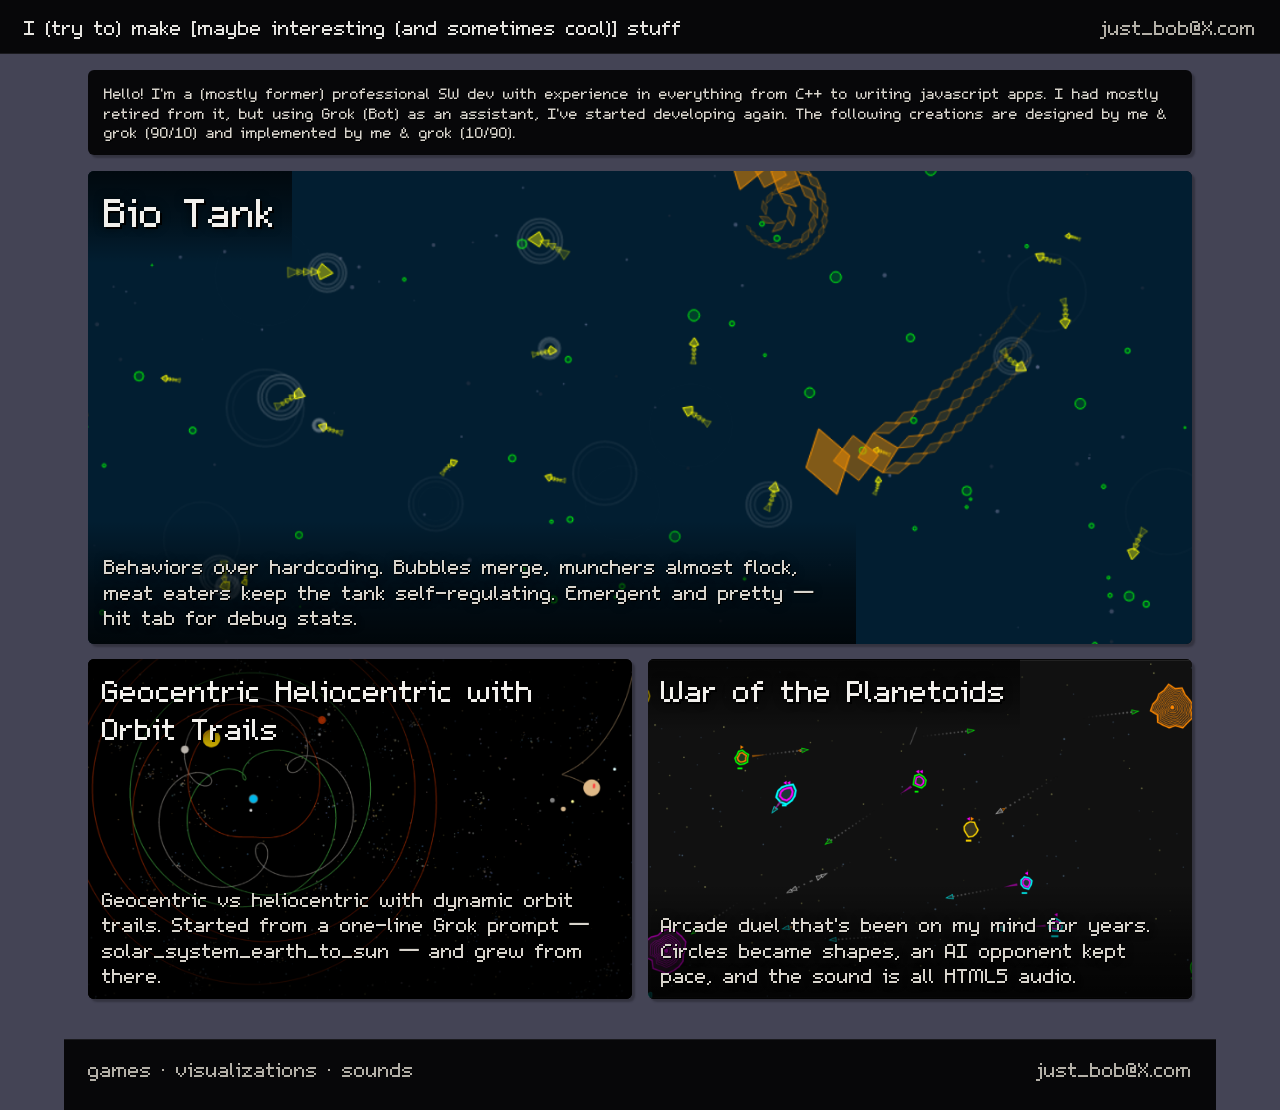
<file: index.html>
<!DOCTYPE html>
<html lang="en">
<head>
  <meta charset="utf-8">
  <meta name="viewport" content="width=device-width, initial-scale=1">
  <title>games · visualizations · sounds</title>
  <meta name="description" content="games · visualizations · sounds — just_bob">
  <link rel="stylesheet" href="styles.css">
</head>
<body>
  <header class="topbar">
    <a class="brand" href="index.html" aria-label="Home">
      <span class="desktop-brand">I (try to) make [maybe interesting (and sometimes cool)] stuff</span>
      <span class="mobile-brand">I (try to) make [maybe interesting<br>&nbsp;&nbsp;(and sometimes cool)] stuff</span>
    </a>
    <nav class="nav" aria-label="Primary">
      <a href="https://x.com/just_bob" rel="noopener noreferrer" target="_blank">just_bob@X.com</a>
    </nav>
  </header>

  <div class="info-wrap">
    <div id="info" class="info-block"></div>
  </div>

  <main class="cascade" id="work"></main>

  <footer class="site-foot">
    <span>games · visualizations · sounds</span>
    <a href="https://x.com/just_bob" rel="noopener noreferrer" target="_blank">just_bob@X.com</a>
  </footer>

  <script src="site.js"></script>
</body>
</html>
</file>
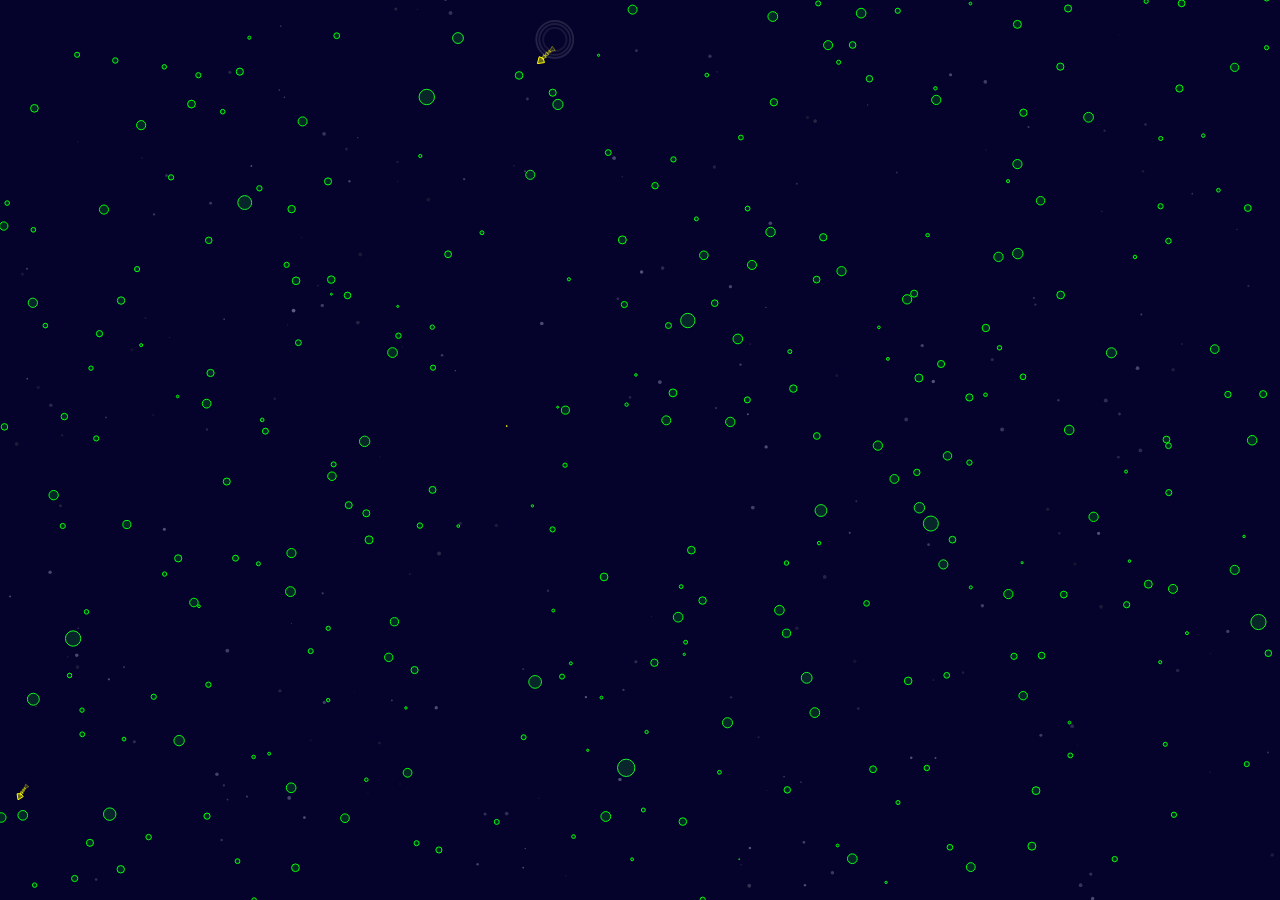
<file: Bio Tank.html>
<!DOCTYPE html>
<!--
  Bio Tank

  Created by: Grok and @justme_3k
  
  Date: March 01, 2025
  
  Grok: This code is being worked on by me and Grok.  Grok should read it, analyze it, then say nothing but, now what?

  Full Summary:
    This JavaScript-based canvas animation creates a vibrant ecosystem where Blobs, depicted as green circles, drift and merge into larger entities influenced by a gentle breeze, while Munchers, yellow diamond-shaped predators with flowing tails, chase Blobs and shrink over time unless feeding, all set against a background that smoothly transitions between dark to medium blue and purple hues. Eaters, represented as orange diamonds with dynamic tail groups attached to sub-bodies, roam with distinct idle, flee, and chase behaviors driven by energy and health mechanics, preying on Munchers and smaller Eaters, growing in size and adding tail segments with each meal, and eventually bursting into new Blobs upon death after a delay. Corals, stationary magenta heptagons, sway around fixed points and consume Eaters that come too close. Specks, small passive particles ranging from grey to cyan, float aimlessly under the breeze’s effect, adding ambiance to the scene, while Ripples appear on mouse clicks as expanding, fading circles matching the background color. Shadows, large black diamond-shaped creatures with five trailing diamond segments, spawn randomly off-screen on the left or right, swim across the canvas, and despawn when fully off-screen on the opposite side. The simulation continuously spawns new creatures with balanced probabilities, maintaining a lively and evolving predator-prey dynamic across the canvas.

  Discussion Summary:
    The development evolved from a basic Blob simulation with adjustments and additions over time, including refined spawn rates, breeze behavior, background fades, and the introduction of Munchers, Eaters, Corals, Specks, Ripples, and now Shadows. Recent updates include a sinusoidal sway adjusting the Eater's actual heading when cruising, a shorter, wider pentagon shape for Eaters with updated sub-body positions, and a fix for the TailSegment class. Eater behavior has three distinct states (idle, flee, chase) with energy mechanics. Added prey range constants and a shared selectBestPrey function for smarter target selection. Eaters prefer to stay away from edges, and the info bar includes average counts and size stats. Ripples were added for visual feedback on clicks, and Shadows introduce a large, transient entity for visual variety.

  Code Format:    
    - Use 2-space tabs for indentation
    - Place a CR immediately after opening {
    - For code blocks with more than 2 lines inside curly braces, place a CR immediately before the opening {
    - 1 space after an opening ( and before a closing )
    - When printing out code blocks sections,
      - always use indentation as if in the full code.
-->
<html lang="en">
<head>
  <meta charset="UTF-8">
  <meta name="viewport" content="width=device-width, initial-scale=1.0">
  <title>Bio Tank</title>
  <style>
    body {
      margin: 0;
      padding: 0;
      overflow: hidden;
      font-family: Arial, sans-serif;
    }
    canvas {
      display: block;
    }
    #debugInfo {
      position: absolute;
      top: 10px;
      left: 10px;
      background: rgba(0, 0, 0, 0.3);
      color: rgba(255, 255, 235, 0.75);
      padding: 5px;
      border-radius: 5px;
      font-size: 11px;
      max-height: 80vh;
      overflow-y: auto;
      display: none;
    }
    #infoBar {
      position: absolute;
      top: 10px;
      right: 10px;
      background: rgba(0, 0, 0, 0.3);
      color: rgba(255, 255, 235, 0.75);
      padding: 5px;
      border-radius: 5px;
      font-size: 11px;
      max-height: 80vh;
      overflow-y: auto;
      display: none;
    }
  </style>
</head>
<body>
  <canvas id="canvas"></canvas>
  <div id="debugInfo"></div>
  <div id="infoBar"></div>
  <script>
    const canvas = document.getElementById('canvas');
    const ctx = canvas.getContext('2d');
    const debugInfoDiv = document.getElementById('debugInfo');
    const infoBarDiv = document.getElementById('infoBar');

    canvas.width = window.innerWidth;
    canvas.height = window.innerHeight;

    // Global Constants
    const SPECK_SPEED = 0;
    const SPECK_BREEZE_EFFECT = 5;
    
    const BLOB_SPEED_MIN = 0.1;
    const BLOB_SPEED_MAX = 0.7;
    const BLOB_BREEZE_EFFECT = 5;
    
    const MUNCHER_IDLE_SPEED_MIN = 1;
    const MUNCHER_IDLE_SPEED_MAX = 1.5;
    const MUNCHER_CHASE_SPEED_FACTOR = 2.5;
    const MUNCHER_RUN_ACC = 0.2;
    const MUNCHER_CHASE_ACC = 0.1;
    const MUNCHER_BREEZE_EFFECT = 2.5;
    const MUNCHER_PREY_RANGE_BASE = 50;
    
    const EATER_IDLE_SPEED_MIN = 1.5;
    const EATER_IDLE_SPEED_MAX = 2.0;
    const EATER_RUN_SPEED_FACTOR = 3;
    const EATER_CHASE_SPEED_FACTOR = 4;
    const EATER_BREEZE_EFFECT = 5;
    const EATER_PREY_RANGE_BASE = 70;
    const EATER_MAX_ENERGY_FACTOR = 180;  // Base max energy in frames    
    const EATER_MAX_HEALTH = 600;
    const EATER_ROT_TIME = 3500;

    let breezeAngle = Math.random() * Math.PI * 2;
    let targetBreezeAngle = breezeAngle;
    let breezeSpeed = 0.2;
    let angleChangeTimer = 0;
    const ANGLE_CHANGE_PERIOD = 6000;

    let frameCount = 0;
    let lastTime = performance.now();
    let showDebugInfo = false;

    // Stats tracking
    const creationCounts = { Blob: 0, Muncher: 0, Eater: 0, Coral: 0, Shadow: 0 };
    const lifespanData = { 
      Blob: { total: 0, count: 0 }, 
      Muncher: { total: 0, count: 0 }, 
      Eater: { total: 0, count: 0 },
      Coral: { total: 0, count: 0 },
      Shadow: { total: 0, count: 0 }
    };
    const deathStats = {
      Muncher: { eaten: 0, starved: 0, total: 0 },
      Eater: { eaten: 0, starved: 0, total: 0 },
      Coral: { eaten: 0, starved: 0, total: 0 },
      Shadow: { total: 0 }
    };
    const avgCounts = { 
      Blob: { total: 0, frames: 0, avg: 0 }, 
      Muncher: { total: 0, frames: 0, avg: 0 }, 
      Eater: { total: 0, frames: 0, avg: 0 },
      Coral: { total: 0, frames: 0, avg: 0 },
      Shadow: { total: 0, frames: 0, avg: 0 }
    };
    const sizeStats = {
      Blob: { total: 0, count: 0, avg: 0, max: 0 },
      Muncher: { total: 0, count: 0, avg: 0, max: 0 },
      Eater: { total: 0, count: 0, avg: 0, max: 0 },
      Coral: { total: 0, count: 0, avg: 0, max: 0 },
      Shadow: { total: 0, count: 0, avg: 0, max: 0 }
    };

    // Background fade variables
    let h = 240;
    let s = 90;
    let l = 9;
    let startH = h;
    let startS = s;
    let startL = l;
    let targetH = h;
    let targetS = s;
    let targetL = l;
    let fadeStartTime = performance.now();
    let fadeDuration = 0;

    // Normalize angle between +/- PI
    function normAngle(angle) {
      while (angle > Math.PI) angle -= 2 * Math.PI;
      while (angle < -Math.PI) angle += 2 * Math.PI;
      return angle;
    }
    
    function degRad(degrees) {
      return degrees * (Math.PI / 180);
    }

    // Shared prey selection function
    function selectBestPrey(x, y, nearbyPrey, sizeWeight = 0.5, distanceWeight = 0.5) {
      if (nearbyPrey.length === 0) return null;

      const maxRadius = Math.max(...nearbyPrey.map(p => p.radius));
      const maxDistance = Math.max(...nearbyPrey.map(p => p.distance));

      let bestPrey = null;
      let highestScore = -Infinity;

      nearbyPrey.forEach(preyEntry => {
        const normalizedRadius = maxRadius > 0 ? preyEntry.radius / maxRadius : 0;
        const normalizedDistance = maxDistance > 0 ? 1 - (preyEntry.distance / maxDistance) : 1;
        const score = (sizeWeight * normalizedRadius) + (distanceWeight * normalizedDistance);

        if (score > highestScore) {
          highestScore = score;
          bestPrey = preyEntry.prey;
        }
      });

      return bestPrey;
    }

    class Creature {
      constructor(x, y, targetRadius, speed, angle, transitionDuration) {
        this.x = x || Math.random() * canvas.width;
        this.y = y || Math.random() * canvas.height;
        this.radius = 0.1;
        this.targetRadius = targetRadius || Math.random() * 4 + 1;
        this.radiusTransitionStart = performance.now();
        this.transitionDuration = transitionDuration;
        this.isTransitioning = true;
        this.speed = speed !== undefined ? speed : BLOB_SPEED_MIN + Math.random() * (BLOB_SPEED_MAX - BLOB_SPEED_MIN);
        this.angle = angle !== undefined ? angle : Math.random() * Math.PI * 2;
        this.creationTime = performance.now();
      }

      update(breezeX, breezeY, currentTime) {
        const speedX = Math.cos(this.angle) * this.speed;
        const speedY = Math.sin(this.angle) * this.speed;
        const breezeEffect = BLOB_BREEZE_EFFECT / this.radius;
        this.x += speedX + (breezeX * breezeEffect);
        this.y += speedY + (breezeY * breezeEffect);

        if (this.x - this.radius > canvas.width) this.x = -this.radius;
        if (this.x + this.radius < 0) this.x = canvas.width + this.radius;
        if (this.y - this.radius > canvas.height) this.y = -this.radius;
        if (this.y + this.radius < 0) this.y = canvas.height + this.radius;

        if (this.isTransitioning && this.radiusTransitionStart !== null) {
          const elapsed = currentTime - this.radiusTransitionStart;
          const t = Math.min(elapsed / this.transitionDuration, 1);
          this.radius = this.radius + (this.targetRadius - this.radius) * t;
          if (t >= 1) {
            this.radius = this.targetRadius;
            this.radiusTransitionStart = null;
            this.isTransitioning = false;
          }
        }
      }

      setTargetRadius(newRadius, currentTime) {
        if (this.radius !== newRadius) {
          this.targetRadius = newRadius;
          this.radiusTransitionStart = currentTime;
          this.transitionDuration = 200;
          this.isTransitioning = true;
        }
      }

      destroy(currentTime) {
        const lifespan = currentTime - this.creationTime;
        const type = this.constructor.name;
        lifespanData[type].total += lifespan / 1000; // Convert to seconds
        lifespanData[type].count++;
      }

      draw() {
      }
    }

    class Speck {
      constructor(x, y) {
        this.x = x || Math.random() * canvas.width;
        this.y = y || Math.random() * canvas.height;
        this.radius = .5 + Math.random()*1.5;
        this.speed = SPECK_SPEED;
        const shade = 55 + Math.random() * 185;
        const opacity = 0.3 + Math.random() * 0.2;
        this.color = `rgba(${shade*.8}, ${shade*.8}, ${shade}, ${opacity})`;
      }

      update(breezeX, breezeY) {
        const breezeEffect = SPECK_BREEZE_EFFECT * this.radius/2.5;
        this.x += (breezeX * breezeEffect);
        this.y += (breezeY * breezeEffect);

        if (this.x - this.radius > canvas.width) this.x = -this.radius;
        if (this.x + this.radius < 0) this.x = canvas.width + this.radius;
        if (this.y - this.radius > canvas.height) this.y = -this.radius;
        if (this.y + this.radius < 0) this.y = canvas.height + this.radius;
      }

      draw() {
        ctx.beginPath();
        ctx.arc(this.x, this.y, this.radius, 0, Math.PI * 2);
        ctx.fillStyle = this.color;
        ctx.fill();
        ctx.closePath();
      }
    }

    class Blob extends Creature {
      constructor(x, y, targetRadius, speed, angle) {
        super(x, y, targetRadius || Math.random() * 4 + 1, speed, angle, 1000);
        this.speed = BLOB_SPEED_MIN + Math.random() * (BLOB_SPEED_MAX - BLOB_SPEED_MIN);
        this.hue = 120 + Math.random() * 4; 
        this.saturation = 100;
        this.lightness = 50;
        creationCounts.Blob++;
      }

      merge(otherBlob, currentTime) {
        const area1 = Math.PI * this.radius * this.radius;
        const area2 = Math.PI * otherBlob.radius * otherBlob.radius;
        const totalArea = area1 + area2;
        const newRadius = Math.sqrt(totalArea / Math.PI) + 1;
        const sizeIncreaseFactor = totalArea / ((area1 + area2) / 2);
        const slowFactor = 1 / Math.sqrt(sizeIncreaseFactor);
        
        const weight1 = area1 / totalArea;
        const weight2 = area2 / totalArea;
        this.x = this.x * weight1 + otherBlob.x * weight2;
        this.y = this.y * weight1 + otherBlob.y * weight2;
        
        const speed1 = this.speed;
        const speed2 = otherBlob.speed;
        const angle1 = this.angle;
        const angle2 = otherBlob.angle;
        this.speed = (speed1 * weight1 + speed2 * weight2) * slowFactor;
        let newAngle = angle1 * weight1 + angle2 * weight2;
        this.angle = normAngle(newAngle);
        
        this.hue = Math.min(160, (this.hue + otherBlob.hue) / 2 + 1 + Math.random() * 2);
        this.saturation = Math.min(90, Math.min(this.saturation, otherBlob.saturation) - 1);
        this.lightness = Math.min(60, Math.max(this.lightness, otherBlob.lightness) + 1);
        
        this.setTargetRadius(newRadius, currentTime);
        return this;
      }

      draw() {
        ctx.beginPath();
        ctx.arc(this.x, this.y, this.radius, 0, Math.PI * 2);
        ctx.fillStyle = `hsla(${this.hue}, ${this.saturation}%, ${this.lightness}%, 0.15)`;
        ctx.fill();
        ctx.strokeStyle = `hsl(${this.hue}, ${this.saturation}%, ${this.lightness}%)`;
        ctx.lineWidth = 1;
        ctx.stroke();
        ctx.closePath();
      }
    }
    
    class TailSegment {
      constructor(puller, ratioToPuller, distanceMod, opacity, maxAngle = Math.PI, rigid = false) {
        this.puller = puller;
        this.ratioToPuller = ratioToPuller;
        this.distanceMod = distanceMod;
        this.opacity = opacity;
        this.rigid = rigid;
        this.maxAngle = maxAngle;
        this.x = puller.x;
        this.y = puller.y;
        this.angle = puller.angle;
        this.radius = puller.radius * this.ratioToPuller;
        this.wrap = true;
      }

      update() {
        const pullerX = this.puller.x;
        const pullerY = this.puller.y;
        
        // Calculate the unwrapped puller position relative to this segment's current position
        let pullerUnwrappedX = pullerX;
        let pullerUnwrappedY = pullerY;
        
        
        let dx = pullerX - this.x;
        let dy = pullerY - this.y;
        
        if( this.wrap ){
          const dxAlt1 = dx + (dx < 0 ? canvas.width : -canvas.width);
          const dyAlt1 = dy + (dy < 0 ? canvas.height : -canvas.height);
            
          dx = Math.abs(dx) < Math.abs(dxAlt1) ? dx : dxAlt1;
          dy = Math.abs(dy) < Math.abs(dyAlt1) ? dy : dyAlt1;       
        }
        
        pullerUnwrappedX = this.x + dx;
        pullerUnwrappedY = this.y + dy;        
        
        const currentDistance = Math.sqrt(dx * dx + dy * dy);
        let newAngle = Math.atan2(dy, dx);        
          
        const desiredDistance = (this.puller.radius + this.radius) * this.distanceMod;

        if (this.rigid || currentDistance >= desiredDistance) {
          this.x = pullerUnwrappedX + Math.cos(newAngle + Math.PI) * desiredDistance;
          this.y = pullerUnwrappedY + Math.sin(newAngle + Math.PI) * desiredDistance;
        }

        this.angle = newAngle + Math.PI;
        this.radius = this.puller.radius * this.ratioToPuller;

        // Wraparound logic adjusted to account for radius
        if( this.wrap ){
          if (this.x > canvas.width) this.x = 0;
          if (this.x < 0) this.x = canvas.width;
          if (this.y > canvas.height) this.y = 0;
          if (this.y < 0) this.y = canvas.height;
        }
      }

      draw(h, s, l) {
        // Simplified base drawing: a small diamond shape
        const tailWidth = this.radius * 0.5;
        const tailHeight = this.radius;
        const cosA = Math.cos(this.angle);
        const sinA = Math.sin(this.angle);

        ctx.beginPath();
        ctx.moveTo(this.x + cosA * tailHeight, this.y + sinA * tailHeight);
        ctx.lineTo(this.x + sinA * tailWidth, this.y - cosA * tailWidth);
        ctx.lineTo(this.x - cosA * tailHeight, this.y - sinA * tailHeight);
        ctx.lineTo(this.x - sinA * tailWidth, this.y + cosA * tailWidth);
        ctx.closePath();
        ctx.fillStyle = `hsla(${h || 0}, ${s || 50}%, ${l || 50}%, ${this.opacity * 0.4})`;
        ctx.fill();
        ctx.strokeStyle = `hsla(${h || 0}, ${s || 50}%, ${l || 50}%, ${this.opacity})`;
        ctx.lineWidth = 1;
        ctx.stroke();
      }
    }
    
    class SubBody {
      constructor(parent, offsetX, offsetY) {
        this.parent = parent;
        this.offsetX = offsetX;  // Offset in parent radius units
        this.offsetY = offsetY;
        this.radius = parent.radius / 10;
        this.angle = parent.angle;
        this.x = parent.x;  // Initialize at parent's position
        this.y = parent.y;
        this.updatePosition();  // Calculate initial position
      }

      updatePosition() {
        // Calculate position using parent's position, angle, and scaled offsets
        const cosA = Math.cos(this.parent.angle);
        const sinA = Math.sin(this.parent.angle);
        
        // Scale offsets by parent's radius to make them more visible
        const scaledOffsetX = this.offsetX * this.parent.radius;
        const scaledOffsetY = this.offsetY * this.parent.radius;
        
        this.x = this.parent.x + (scaledOffsetX * cosA - scaledOffsetY * sinA);
        this.y = this.parent.y + (scaledOffsetX * sinA + scaledOffsetY * cosA);
        
        this.angle = this.parent.angle;
        this.radius = this.parent.radius / 5;
      }
    }
    
    class Muncher extends Creature {
      constructor(x, y, targetRadius, speed, angle) {
        super(x, y, targetRadius || Math.random() * 3 + 2, speed, angle, 1000);
        this.speed = MUNCHER_IDLE_SPEED_MIN + Math.random() * (MUNCHER_IDLE_SPEED_MAX - MUNCHER_IDLE_SPEED_MIN);
        this.targetAngle = this.angle;
        this.preyRange = MUNCHER_PREY_RANGE_BASE + Math.random() * 50;
        this.tailSegments = [];
        const tailTraits = [
          { ratioToPuller: 0.5, opacity: 0.6 },
          { ratioToPuller: 0.9, opacity: 0.5 },
          { ratioToPuller: 0.9, opacity: 0.4 },
          { ratioToPuller: 1.6, opacity: 0.35 }
        ];
        let previous = this;
        for (let i = 0; i < 4; i++) {
          const segment = new TailSegment(previous, tailTraits[i].ratioToPuller, 1, tailTraits[i].opacity, degRad(0));
          this.tailSegments.push(segment);
          previous = segment;
        }
        creationCounts.Muncher++;
      }

      eatBlob(blob, currentTime) {
        const blobArea = Math.PI * blob.radius * blob.radius;
        const muncherArea = Math.PI * this.radius * this.radius;
        // Muncher can't more than double from eating a single blob
        const newArea = Math.min(muncherArea * 2, muncherArea + (blobArea * 0.5));
        const newRadius = Math.sqrt(newArea / Math.PI);
        this.setTargetRadius(newRadius, currentTime);
      }

      destroy(currentTime) {
        this.tailSegments.forEach(segment => {
          segment.puller = null;
        });
        this.tailSegments = null;
        super.destroy(currentTime);
      }

      update(breezeX, breezeY, currentTime) {
        const chaseSpeed = MUNCHER_CHASE_SPEED_FACTOR / (this.radius ** 0.5);
        const idleSpeed = MUNCHER_IDLE_SPEED_MIN + Math.random() * (MUNCHER_IDLE_SPEED_MAX - MUNCHER_IDLE_SPEED_MIN);
        const speedX = Math.cos(this.angle) * this.speed;
        const speedY = Math.sin(this.angle) * this.speed;
        const breezeEffect = MUNCHER_BREEZE_EFFECT / this.radius;
        this.x += speedX + (breezeX * breezeEffect);
        this.y += speedY + (breezeY * breezeEffect);

        // Wraparound
        if (this.x - this.radius > canvas.width) this.x = -this.radius;
        if (this.x + this.radius < 0) this.x = canvas.width + this.radius;
        if (this.y - this.radius > canvas.height) this.y = -this.radius;
        if (this.y + this.radius < 0) this.y = canvas.height + this.radius;
        
        for (let i = 0; i < this.tailSegments.length; i++) {
          this.tailSegments[i].update();
        }

        const nearbyThreats = creatures
          .filter(c => (c instanceof Eater || (c instanceof Muncher && c !== this && c.radius >= this.radius)))
          .map(threat => ({
            threat,
            distance: Math.sqrt((threat.x - this.x) ** 2 + (threat.y - this.y) ** 2) - threat.radius
          }))
          .filter(t => t.distance < this.radius * 5);
       
        if (nearbyThreats.length > 0) {
          const closestThreat = nearbyThreats.sort((a, b) => a.distance - b.distance)[0].threat;
          const dx = this.x - closestThreat.x;
          const dy = this.y - closestThreat.y;
          this.targetAngle = Math.atan2(dy, dx);
          this.speed = Math.min(this.speed + MUNCHER_RUN_ACC, chaseSpeed);
        }
        else
        {
           const nearbyPrey = creatures
            .filter(c => c instanceof Blob)
            .map(blob => ({
              prey: blob,
              distance: Math.sqrt((blob.x - this.x) ** 2 + (blob.y - this.y) ** 2) - blob.radius,
              radius: blob.radius
            }))
            .filter(p => p.distance < this.preyRange + this.radius);

          const bestPrey = selectBestPrey(this.x, this.y, nearbyPrey);
          if (bestPrey) {
            const dx = bestPrey.x - this.x;
            const dy = bestPrey.y - this.y;
            this.targetAngle = Math.atan2(dy, dx);
            this.speed = Math.min(this.speed + MUNCHER_CHASE_ACC, chaseSpeed);
          }
          else {
            if (this.speed > idleSpeed) {
              this.speed = Math.max(this.speed - 0.05, idleSpeed);
            }
            
            // Add sway when no target
            const elapsedTime = currentTime / 10000;
            const swayFrequency = 6 * (idleSpeed / MUNCHER_IDLE_SPEED_MAX);
            const swayAmplitude = 0.07 * (idleSpeed / MUNCHER_IDLE_SPEED_MAX);
            const swayOffset = Math.sin(elapsedTime * swayFrequency * Math.PI * 2) * swayAmplitude;
            this.angle += swayOffset;
          }
        }

        let angleDiff = this.targetAngle - this.angle;
        this.angle += normAngle(angleDiff) * 0.1;

        if (!this.isTransitioning) {
          this.radius *= 0.9975;
        }

        if (this.isTransitioning && this.radiusTransitionStart !== null) {
          const elapsed = currentTime - this.radiusTransitionStart;
          const t = Math.min(elapsed / this.transitionDuration, 1);
          this.radius = this.radius + (this.targetRadius - this.radius) * t;
          if (t >= 1) {
            this.radius = this.targetRadius;
            this.radiusTransitionStart = null;
            this.isTransitioning = false;
          }
        }
      }

      draw() {
        const cosA = Math.cos(this.angle);
        const sinA = Math.sin(this.angle);
          
        this.tailSegments.forEach((segment) => {
          const tailWidth = segment.radius;
          const tailHeight = tailWidth * 1.8;
          const lineOpacity = segment.opacity;
          // Rotate the tail 180 degrees by subtracting Math.PI
          const tailAngle = segment.angle - Math.PI;
          const cosTailA = Math.cos(tailAngle);
          const sinTailA = Math.sin(tailAngle);
          
          // Adjust drawing position to account for wrapping
          let drawX = segment.x;
          let drawY = segment.y;
          
          // Check distance to puller to determine if wrapping adjustment is needed
          const pullerX = segment.puller.x;
          const pullerY = segment.puller.y;
          const dxRaw = pullerX - segment.x;
          const dyRaw = pullerY - segment.y;
          const dxAlt = dxRaw + (dxRaw < 0 ? canvas.width : -canvas.width);
          const dyAlt = dyRaw + (dyRaw < 0 ? canvas.height : -canvas.height);
          
          if (Math.abs(dxAlt) < Math.abs(dxRaw)) {
            drawX += dxRaw < 0 ? canvas.width : -canvas.width;
          }
          if (Math.abs(dyAlt) < Math.abs(dyRaw)) {
            drawY += dyRaw < 0 ? canvas.height : -canvas.height;
          }

          ctx.beginPath();
          ctx.moveTo(drawX + cosTailA * tailHeight, drawY + sinTailA * tailHeight);
          ctx.lineTo(drawX - cosTailA * tailWidth * 0.5 + sinTailA * tailWidth, drawY - sinTailA * tailWidth * 0.5 - cosTailA * tailWidth);
          ctx.lineTo(drawX - cosTailA * tailWidth * 0.5 - sinTailA * tailWidth, drawY - sinTailA * tailWidth * 0.5 + cosTailA * tailWidth);
          ctx.closePath();
          ctx.fillStyle = `rgba(255, 255, 0, ${lineOpacity * 0.4})`;
          ctx.fill();
          ctx.strokeStyle = `rgba(255, 255, 0, ${lineOpacity})`;
          ctx.lineWidth = 1;
          ctx.stroke();
        });

        ctx.beginPath();
        const backX = this.x + cosA * this.radius * -1;
        const backY = this.y + sinA * this.radius * -1;
        
        ctx.moveTo(this.x + cosA * this.radius, this.y + sinA * this.radius);
        ctx.lineTo(this.x + cosA * this.radius * -0.5 + sinA * this.radius, this.y + sinA * this.radius * -0.5 - cosA * this.radius);
        ctx.lineTo(backX, backY);
        ctx.lineTo(this.x + cosA * this.radius * -0.5 - sinA * this.radius, this.y + sinA * this.radius * -0.5 + cosA * this.radius);
        ctx.closePath();
        ctx.fillStyle = 'rgba(255, 255, 0, 0.4)';
        ctx.fill();
        ctx.strokeStyle = 'yellow';
        ctx.lineWidth = 1;
        ctx.stroke();
      }
    }
    
    class Eater extends Creature {
      constructor(x, y, targetRadius, speed, angle) {
        super(x, y, targetRadius || (5 + Math.random() * 2), speed, angle, 1000);
        this.state = 'idle';
        this.speed = EATER_IDLE_SPEED_MIN + Math.random() * (EATER_IDLE_SPEED_MAX - EATER_IDLE_SPEED_MIN);
        this.targetAngle = this.angle;
        this.initialRadius = this.targetRadius;
        this.preyRange = EATER_PREY_RANGE_BASE + Math.random() * 50;
        this.maxEnergy = EATER_MAX_ENERGY_FACTOR / (this.radius / 5);
        this.energy = this.maxEnergy;
        this.maxHealth = EATER_MAX_HEALTH;
        this.health = this.maxHealth;
        this.runSpeed = EATER_RUN_SPEED_FACTOR / (this.radius / 5);
        this.chaseSpeed = EATER_CHASE_SPEED_FACTOR / (this.radius / 5);
        this.targetPrey = null;

        // Body segments (two large squared diamonds)
        this.bodySegments = [];
        this.bodySegments.push(new TailSegment(this, .8, .5, 0.8, degRad(30), true));
        this.bodySegments.push(new TailSegment(this.bodySegments[0], .9, .8, .9, degRad(45), true));

        // Tail joints with larger offset values (in radius units)
        this.tailJoint = [
          new SubBody(this.bodySegments[1], 0, 1),   // Left back corner
          new SubBody(this.bodySegments[1], 0, -1),   // Back center
          new SubBody(this.bodySegments[1], 1, 0)     // Right back corner
        ];

        // Update tail joint positions immediately after creation
        this.tailJoint.forEach(tailJoint => tailJoint.updatePosition());

        // Tail groups attached to tail joints
        this.tailGroups = [];
        const tailTraits = [
          { ratioToPuller: 3.5, opacity: 0.6 },
          { ratioToPuller: 0.9, opacity: 0.5 },
          { ratioToPuller: 0.9, opacity: 0.4 }
        ];
        
        for (let i = 0; i < 3; i++) {
          let previous = this.tailJoint[i];
          const tails = [];
          // Initialize tail segments at tail joint position
          for (let j = 0; j < 3; j++) {
            const segment = new TailSegment(previous, tailTraits[j].ratioToPuller, .8, tailTraits[j].opacity);
            segment.x = this.tailJoint[i].x;  // Start at tail joint position
            segment.y = this.tailJoint[i].y;
            segment.update();  // Immediately calculate correct position
            tails.push(segment);
            previous = segment;
          }
          this.tailGroups.push(tails);
        }

        this.deathTime = null;
        this.isDead = false;
        creationCounts.Eater++;
      }

      addTailSegment() {
        // Add a tail segment to one of the tail groups
        let minLength = Math.min(...this.tailGroups.map(group => group.length));
        const shortestTails = this.tailGroups
          .map((tail, index) => ({ tail, index }))
          .filter(t => t.tail.length === minLength);
        const selectedTail = shortestTails[Math.floor(Math.random() * shortestTails.length)];
        const lastSegment = selectedTail.tail[selectedTail.tail.length - 1];
        const newSegment = new TailSegment(lastSegment, 0.9, .8, lastSegment.opacity * 0.9);
        selectedTail.tail.push(newSegment);
      }

      eatCreature(creature, currentTime) {
        const creatureArea = Math.PI * creature.radius * creature.radius;
        const eaterArea = Math.PI * this.radius * this.radius;
        const newArea = eaterArea + (creatureArea * 0.7);
        const newRadius = Math.sqrt(newArea / Math.PI);
        this.setTargetRadius(newRadius, currentTime);
        this.addTailSegment();
        
        this.maxHealth += creature.radius ** 0.5;
        this.health = Math.min(this.health + this.maxHealth * (creature.radius / this.radius) * 2, this.maxHealth);
        this.state = 'idle';
        this.targetPrey = null;
      }

      destroy(currentTime) {
        this.bodySegments.forEach(segment => {
          segment.puller = null;
        });
        this.bodySegments = null;
        this.tailJoint.forEach(tailJoint => {
          tailJoint.parent = null;
        });
        this.tailJoint = null;
        this.tailGroups.forEach(group => {
          group.forEach(segment => {
            segment.puller = null;
          });
        });
        this.tailGroups = null;
        this.targetPrey = null;
        super.destroy(currentTime);
      }

      update(breezeX, breezeY, currentTime) {
        this.runSpeed = Math.min(EATER_RUN_SPEED_FACTOR / (this.radius / 6), EATER_RUN_SPEED_FACTOR);
        this.chaseSpeed = Math.min(EATER_CHASE_SPEED_FACTOR / (this.radius / 12), EATER_CHASE_SPEED_FACTOR);
        this.maxEnergy = Math.min(EATER_MAX_ENERGY_FACTOR / (this.radius / 5), EATER_MAX_ENERGY_FACTOR);
        this.baseIdleSpeed = EATER_IDLE_SPEED_MIN + Math.random() * (EATER_IDLE_SPEED_MAX - EATER_IDLE_SPEED_MIN);

        if (this.health <= 0 && !this.isDead) {
          this.isDead = true;
          this.deathTime = currentTime;
        }

        if (this.isDead) {
          this.speed = Math.max(this.speed - 0.01, 0);
          let angleDiff = this.targetAngle - this.angle;
          this.angle += normAngle(angleDiff) * 0.05;
        }

        const speedX = Math.cos(this.angle) * this.speed;
        const speedY = Math.sin(this.angle) * this.speed;
        const breezeEffect = this.isDead ? (BLOB_BREEZE_EFFECT / 3) : (EATER_BREEZE_EFFECT / this.radius);
        this.x += speedX + (breezeX * breezeEffect);
        this.y += speedY + (breezeY * breezeEffect);

        if (this.x - this.radius > canvas.width) this.x = -this.radius;
        if (this.x + this.radius < 0) this.x = canvas.width + this.radius;
        if (this.y - this.radius > canvas.height) this.y = -this.radius;
        if (this.y + this.radius < 0) this.y = canvas.height + this.radius;

        // Update body segments and tail joints
        this.bodySegments.forEach(segment => {
          segment.update();
          // Adjust overlap to 50%
          const desiredDistance = -(segment.puller.radius * 1.0); // Negative for overlap
          const dx = segment.puller.x - segment.x;
          const dy = segment.puller.y - segment.y;
          const currentDistance = Math.sqrt(dx * dx + dy * dy);
          if (currentDistance !== desiredDistance) {
            const angle = Math.atan2(dy, dx);
            segment.x = segment.puller.x + Math.cos(angle) * desiredDistance;
            segment.y = segment.puller.y + Math.sin(angle) * desiredDistance;
          }
        });
        
        this.tailJoint.forEach(tailJoint => tailJoint.updatePosition());
        
        this.tailGroups.forEach(group => {
          group.forEach(segment => segment.update());
        });

        if (this.isDead) return;

        const nearbyLargerEaters = creatures
          .filter(c => c instanceof Eater && c !== this && c.radius > this.radius)
          .map(eater => ({
            eater,
            distance: Math.sqrt((eater.x - this.x) ** 2 + (eater.y - this.y) ** 2) - eater.radius
          }))
          .filter(e => e.distance < this.preyRange * 1.2 + this.radius);

        if (nearbyLargerEaters.length > 0) {
          this.state = 'flee';
          const closestLargerEater = nearbyLargerEaters.sort((a, b) => a.distance - b.distance)[0].eater;
          const dx = this.x - closestLargerEater.x;
          const dy = this.y - closestLargerEater.y;
          this.targetAngle = Math.atan2(dy, dx);
          this.speed = Math.min(this.speed + 0.2, this.runSpeed);
          this.targetPrey = null;
        } else if (this.state === 'chase' && this.targetPrey) {
          const dx = this.targetPrey.x - this.x;
          const dy = this.targetPrey.y - this.y;
          this.targetAngle = Math.atan2(dy, dx);
          const distance = Math.sqrt(dx * dx + dy * dy) - this.radius - this.targetPrey.radius;
          if (distance + this.targetPrey.speed < this.speed) {
            this.speed = Math.max(this.speed - 0.2, distance);
          } else {
            this.speed = Math.min(this.speed + 0.2, this.chaseSpeed);
          }
          this.energy = Math.max(this.energy - 1, 0);
          if (this.energy === 0) {
            this.state = 'idle';
            this.targetPrey = null;
          }
        } else {
          this.state = 'idle';
          this.health = Math.max(this.health - .8, 0);
          this.idleSpeed = this.baseIdleSpeed / (this.radius / 5) ** 0.3;
          this.energy = Math.min(this.energy + 0.5, this.maxEnergy);

          if (this.speed > this.idleSpeed) {
            this.speed = Math.max(this.speed - 0.05, this.idleSpeed);
          } else {
            this.speed = Math.min(this.speed + 0.05, this.idleSpeed);
          }

          if (this.energy === this.maxEnergy) {
            const nearbyPrey = creatures
              .filter(c => (c instanceof Muncher || (c instanceof Eater && c !== this && c.radius < this.radius)))
              .map(prey => ({
                prey,
                distance: Math.sqrt((prey.x - this.x) ** 2 + (prey.y - this.y) ** 2) - prey.radius,
                radius: prey.radius
              }))
              .filter(p => p.distance < this.preyRange + this.radius);

            const bestPrey = selectBestPrey(this.x, this.y, nearbyPrey);
            if (bestPrey) {
              this.targetPrey = bestPrey;
              this.state = 'chase';
            }
          }
        }

        if (this.state === 'idle') {
          const elapsedTime = currentTime / 10000;
          const swayFrequency = 6 * (this.idleSpeed / this.baseIdleSpeed);
          const swayAmplitude = 0.07 * (this.idleSpeed / this.baseIdleSpeed);
          const dx = (canvas.width / 2) - this.x;
          const dy = (canvas.height / 2) - this.y;
          const distToCenter = Math.sqrt(dx * dx + dy * dy);
          const maxDistance = Math.min(canvas.height, canvas.width) * 0.5;
          const healthRatio = this.health / this.maxHealth;

          // Edge avoidance logic
          const edgeZone = 0.15 * Math.min(canvas.width, canvas.height); // 15% of smaller dimension
          let edgeInfluence = 0;
          if (this.x < edgeZone) edgeInfluence = Math.max(edgeInfluence, (edgeZone - this.x) / edgeZone);
          if (this.x > canvas.width - edgeZone) edgeInfluence = Math.max(edgeInfluence, (this.x - (canvas.width - edgeZone)) / edgeZone);
          if (this.y < edgeZone) edgeInfluence = Math.max(edgeInfluence, (edgeZone - this.y) / edgeZone);
          if (this.y > canvas.height - edgeZone) edgeInfluence = Math.max(edgeInfluence, (this.y - (canvas.height - edgeZone)) / edgeZone);

          if (edgeInfluence > 0) {
            const angleToCenter = Math.atan2(dy, dx);
            const edgeTurnStrength = Math.min(0.1, edgeInfluence * 0.2); // Subtle turn, max 0.1 radians per frame
            const angleDiff = normAngle(angleToCenter - this.targetAngle);
            this.targetAngle += angleDiff * edgeTurnStrength;
            this.targetAngle = normAngle(this.targetAngle);
          } else if (distToCenter > maxDistance && healthRatio < 0.5 && Math.random() < (0.02 + (0.5 - healthRatio) * 0.5)) {
            const angleToCenter = Math.atan2(dy, dx);
            const angleDiff = normAngle(angleToCenter - this.targetAngle);
            const turnStrength = Math.min(0.05, (distToCenter - maxDistance) / maxDistance * 0.2);
            this.targetAngle += angleDiff * turnStrength;
            this.targetAngle = normAngle(this.targetAngle);
          }

          const swayOffset = Math.sin(elapsedTime * swayFrequency * Math.PI * 2) * swayAmplitude;
          this.angle += swayOffset;
        }

        let turnRate = (this.state == 'chase' ? 0.2 : 0.1) / (this.radius / 5) ** 2;
        turnRate = Math.max(this.state == 'chase' ? 0.12 : 0.05, turnRate);
        let angleDiff = this.targetAngle - this.angle;
        this.angle += normAngle(angleDiff) * turnRate;

        if (this.isTransitioning && this.radiusTransitionStart !== null) {
          const elapsed = currentTime - this.radiusTransitionStart;
          const t = Math.min(elapsed / this.transitionDuration, 1);
          this.radius = this.radius + (this.targetRadius - this.radius) * t;
          if (t >= 1) {
            this.radius = this.targetRadius;
            this.radiusTransitionStart = null;
            this.isTransitioning = false;
          }
        }
      }

      draw() {
        let healthRatio = Math.min(1, (this.health / (this.maxHealth * 0.75)) ** 2);
        let h = 35 * healthRatio;
        let s = 100;
        let l = 40 + 10 * healthRatio;

        // Draw head (same as original pentagon/diamond shape)
        ctx.beginPath();
        for (let i = 0; i < 4; i++) {
          const angle = this.angle + (i * Math.PI / 2);
          const angleDiff = (angle - this.angle + 2 * Math.PI) % (2 * Math.PI);
          let scaleFactor;
          if (angleDiff < Math.PI / 4 || angleDiff > 7 * Math.PI / 4) {
            scaleFactor = 0.8; // Forward point
          } else if (angleDiff > 3 * Math.PI / 4 && angleDiff < 5 * Math.PI / 4) {
            scaleFactor = 0.8; // Backward point
          } else {
            scaleFactor = 1.2; // Side points
          }
          const x = this.x + (this.radius * scaleFactor) * Math.cos(angle);
          const y = this.y + (this.radius * scaleFactor) * Math.sin(angle);
          if (i === 0) ctx.moveTo(x, y);
          else ctx.lineTo(x, y);
        }
        ctx.closePath();
        ctx.fillStyle = `hsla(${h}, ${s}%, ${l}%, 0.5)`;
        ctx.fill();
        ctx.strokeStyle = `hsl(${h}, ${s}%, ${l}%)`;
        ctx.lineWidth = 1;
        ctx.stroke();

        // Draw body segments as squared diamonds
        this.bodySegments.forEach((segment, index) => {
          const tailWidth = segment.radius; // Use segment's radius
          const tailHeight = segment.radius; // Use segment's radius
          const cosA = Math.cos(segment.angle);
          const sinA = Math.sin(segment.angle);

          let drawX = segment.x;
          let drawY = segment.y;
          const pullerX = segment.puller.x;
          const pullerY = segment.puller.y;
          const dxRaw = pullerX - segment.x;
          const dyRaw = pullerY - segment.y;
          const dxAlt = dxRaw + (dxRaw < 0 ? canvas.width : -canvas.width);
          const dyAlt = dyRaw + (dyRaw < 0 ? canvas.height : -canvas.height);
          if (Math.abs(dxAlt) < Math.abs(dxRaw)) drawX += dxRaw < 0 ? canvas.width : -canvas.width;
          if (Math.abs(dyAlt) < Math.abs(dyRaw)) drawY += dyRaw < 0 ? canvas.height : -canvas.height;

          ctx.beginPath();
          ctx.moveTo(drawX + cosA * tailHeight, drawY + sinA * tailHeight); // Top
          ctx.lineTo(drawX + sinA * tailWidth, drawY - cosA * tailWidth);   // Right
          ctx.lineTo(drawX - cosA * tailHeight, drawY - sinA * tailHeight); // Bottom
          ctx.lineTo(drawX - sinA * tailWidth, drawY + cosA * tailWidth);   // Left
          ctx.closePath();
          ctx.fillStyle = `hsla(${h}, ${s}%, ${l}%, ${segment.opacity * 0.5})`;
          ctx.fill();
          ctx.strokeStyle = `hsl(${h}, ${s}%, ${l}%, ${segment.opacity})`;
          ctx.lineWidth = 1;
          ctx.stroke();
        });

        // Draw tail groups
        this.tailGroups.forEach(group => {
          group.forEach(segment => {
            const tailWidth = segment.radius * 0.4;
            const tailHeight = segment.radius;
            const cosA = Math.cos(segment.angle);
            const sinA = Math.sin(segment.angle);

            let drawX = segment.x;
            let drawY = segment.y;
            const pullerX = segment.puller.x;
            const pullerY = segment.puller.y;
            const dxRaw = pullerX - segment.x;
            const dyRaw = pullerY - segment.y;
            const dxAlt = dxRaw + (dxRaw < 0 ? canvas.width : -canvas.width);
            const dyAlt = dyRaw + (dyRaw < 0 ? canvas.height : -canvas.height);
            if (Math.abs(dxAlt) < Math.abs(dxRaw)) drawX += dxRaw < 0 ? canvas.width : -canvas.width;
            if (Math.abs(dyAlt) < Math.abs(dyRaw)) drawY += dyRaw < 0 ? canvas.height : -canvas.height;

            ctx.beginPath();
            ctx.moveTo(drawX + cosA * tailHeight, drawY + sinA * tailHeight);
            ctx.lineTo(drawX + sinA * tailWidth, drawY - cosA * tailWidth);
            ctx.lineTo(drawX - cosA * tailHeight, drawY - sinA * tailHeight);
            ctx.lineTo(drawX - sinA * tailWidth, drawY + cosA * tailWidth);
            ctx.closePath();
            ctx.fillStyle = `hsla(${h}, ${s}%, ${l}%, ${segment.opacity * 0.4})`;
            ctx.fill();
            ctx.strokeStyle = `hsla(${h}, ${s}%, ${l}%, ${segment.opacity})`;
            ctx.lineWidth = 1;
            ctx.stroke();
          });
        });
      }
    }
    
    class Coral extends Creature {
      constructor(x, y, targetRadius) {
        super(x, y, targetRadius || ( 50 + Math.random()*10 ), 0, 0, 1000);
        this.baseX = x; // Fixed position
        this.baseY = y;
        this.swayAngle = Math.random() * Math.PI * 2;
        this.swaySpeed = 0.02 + Math.random() * 0.01;
        this.swayAmplitude = 5 + this.radius * 0.5;
        this.health = 800;
        this.maxHealth = this.health;
       
        this.basePoints=10;

        // Radial motion properties
        this.radialSpeed = 0;
        this.maxRadialSpeed = 0.01;
        this.radialDecay = 0.995;
        this.radialAngle = 0;

        // Initialize spikes (one per base point)
        this.spikes = [];
        this.updateSpikes();

        creationCounts.Coral = (creationCounts.Coral || 0) + 1;
      }

      // Update the spikes array based on current basePoints
      updateSpikes() {
        const previousPoints = this.spikes.length;
        this.spikes = []; // Reset spikes array

        for (let i = 0; i < this.basePoints; i++) {
          const baseAngle = (i * 2 * Math.PI) / this.basePoints;
          this.spikes.push({
            baseAngle: baseAngle, // Angle from center to base point            
          });
        }

        // If a new point was added, ensure smooth transition by adjusting angles
        if (this.basePoints > previousPoints) {
          this.spikes.forEach((spike, index) => {
            spike.baseAngle = (index * 2 * Math.PI) / this.basePoints;
          });
        }
      }

      spawnChildCorals() {
        const childCount = 3;
        for (let i = 0; i < childCount; i++) {
          const distanceFactor = 0.5 + Math.random() * 0.5;
          const distance = this.targetRadius * distanceFactor;
          const angle = ((i * 2*Math.PI) / childCount) + (Math.random() - 0.5) * 0.5;
          const childX = this.x + Math.cos(angle) * distance;
          const childY = this.y + Math.sin(angle) * distance;
          const sizeFactor = 0.8 + Math.random() * 0.1; // 20-40%
          const childRadius = this.targetRadius * sizeFactor;
          const childCoral = new Coral(childX, childY, childRadius );
          creatures.push(childCoral);
        }
      }

      eatEater(eater, currentTime) {
        // To be implemented
      }

      feedOff(creature, currentTime) {
        const newRadius = this.targetRadius + 1 / creature.radius;
        this.setTargetRadius(newRadius, currentTime);
        this.radialSpeed = Math.min(this.radialSpeed + 0.001, this.maxRadialSpeed);
      }

      update(breezeX, breezeY, currentTime) {
        // Update sway around base position
        this.swayAngle += this.swaySpeed;
        this.x = this.baseX + Math.cos(this.swayAngle) * this.swayAmplitude;
        this.y = this.baseY + Math.sin(this.swayAngle) * this.swayAmplitude;

        // Update radial motion for entire coral rotation
        this.radialAngle += this.radialSpeed;
        this.radialSpeed *= this.radialDecay;
        if (Math.abs(this.radialSpeed) < 0.0001) {
          this.radialSpeed = 0;
        }

        super.update(0, 0, currentTime);
      }

      draw(currentTime) {
        ctx.save();
        ctx.translate(this.x, this.y);
        ctx.rotate(this.radialAngle);

        // smaller base radius
        const baseRadius = 30*.2 + (this.radius-30) * 0.1;

        // Draw diamond spikes
        const width = ( (Math.PI*2 * baseRadius) / this.basePoints ) * .45
        this.spikes.forEach( (spike,i) => {
          const baseAngle = spike.baseAngle + (Math.sin(this.swayAngle * 0.5) * 0.1);
          const baseX = baseRadius * Math.cos(baseAngle);
          const baseY = baseRadius * Math.sin(baseAngle);
          
          const timeFactor = currentTime * (2 * Math.PI) / 60;
          const baseSpikeLength = this.radius * 0.85; // Midpoint between 0.8 and 0.9
          const amplitude = this.radius * 0.05; // Half the range (0.1 / 2)
          
          const spikeLength = this.radius * (.8 + .1 * Math.sin(currentTime/300 + ( i%2==0 ? 0 : Math.PI) ));

          // Calculate spike apex
          const apexX = spikeLength * Math.cos(baseAngle);
          const apexY = spikeLength * Math.sin(baseAngle);

          // Calculate base width (perpendicular to spike direction)
          const perpAngle = baseAngle + Math.PI / 2;
          const baseLeftX = baseX + width * Math.cos(perpAngle);
          const baseLeftY = baseY + width * Math.sin(perpAngle);
          const baseRightX = baseX - width * Math.cos(perpAngle);
          const baseRightY = baseY - width * Math.sin(perpAngle);
          
          // Calculate extra point going past the center (opposite direction)
          const extraPointLength = baseRadius* .25; // Extend further than the center
          const extraPointX = extraPointLength * Math.cos(baseAngle); // Opposite direction
          const extraPointY = extraPointLength * Math.sin(baseAngle);

          ctx.beginPath();
          ctx.moveTo(baseLeftX, baseLeftY);
          ctx.lineTo(apexX, apexY);
          ctx.lineTo(baseRightX, baseRightY);
          ctx.lineTo(extraPointX, extraPointY); // Extra point past center
          ctx.closePath();
          ctx.fillStyle = `hsla(300, 100%, 50%, 0.1)`;
          ctx.fill();
          ctx.strokeStyle = `hsla(300, 100%, 50%, 0.35)`;
          ctx.lineWidth = 1;
          ctx.stroke();
        });

        ctx.restore();
      }
    }

    class Shadow extends Creature {
      constructor() {       
        const spawnLeft = Math.random() < 0.5;
        const radius = 100 + Math.random() * 50; // 200 to 300
        const x = spawnLeft ? -radius*2 : canvas.width + radius*2;
        const y = radius + Math.random() * (canvas.height-radius*2);
        super( x, y, radius, 0, 0, 10);
        this.radius=radius;
        this.speed = 1 + Math.random() * 1; // Speed between 2 and 3
        this.angle = spawnLeft ? 0 : Math.PI; // Left to right or right to left
        this.direction = spawnLeft ? 1 : -1; // 1 for left-to-right, -1 for right-to-left
        
        this.tailSegments = [];
        let previous = this;
        for (let i = 0; i < 5; i++) {
          const segment = new TailSegment(previous, 0.9, .5, .4-i*.05);
          segment.wrap=false;
          this.tailSegments.push(segment);
          previous = segment;
          
        }
        
        creationCounts.Shadow++;
      }

      update(breezeX, breezeY, currentTime) {
        const speedX = Math.cos(this.angle) * this.speed;
        const speedY = Math.sin(this.angle) * this.speed;
        this.x += speedX;
        this.y += speedY;

        this.tailSegments.forEach(segment => segment.update());

        // Check if completely off-screen on the opposite side
        if (this.direction === 1 && this.x - this.radius*2 > canvas.width) {
          this.destroy(currentTime);
          deathStats.Shadow.total++;
          creatures = creatures.filter(c => c !== this);
        } else if (this.direction === -1 && this.x + this.radius < 0) {
          this.destroy(currentTime);
          deathStats.Shadow.total++;
          creatures = creatures.filter(c => c !== this);
        }
      }

      draw() {        ;

        // Draw tail segments
        this.tailSegments.forEach(segment => {
          const tailWidth = segment.radius * 0.5;
          const tailHeight = segment.radius;
          const cosTailA = Math.cos(segment.angle);
          const sinTailA = Math.sin(segment.angle);

          let drawX = segment.x;
          let drawY = segment.y;          

          ctx.beginPath();
          ctx.moveTo(drawX + cosTailA * tailHeight, drawY + sinTailA * tailHeight);
          ctx.lineTo(drawX + sinTailA * tailWidth, drawY - cosTailA * tailWidth);
          ctx.lineTo(drawX - cosTailA * tailHeight, drawY - sinTailA * tailHeight);
          ctx.lineTo(drawX - sinTailA * tailWidth, drawY + cosTailA * tailWidth);
          ctx.closePath();
          ctx.fillStyle = `hsla(0,0%,0%,${segment.opacity})`;
          ctx.fill();
        });
        
        // Draw main body as diamond
        const cosA = Math.cos(this.angle);
        const sinA = Math.sin(this.angle)
        
        ctx.beginPath();
        ctx.moveTo(this.x + cosA * this.radius, this.y + sinA * this.radius*.5); // Front
        ctx.lineTo(this.x + sinA * this.radius, this.y - cosA * this.radius*.5); // Right
        ctx.lineTo(this.x - cosA * this.radius, this.y - sinA * this.radius*.5); // Back
        ctx.lineTo(this.x - sinA * this.radius, this.y + cosA * this.radius*.5); // Left
        ctx.closePath();
        ctx.fillStyle = `hsla(0,0%,0%,0.5)`;
        ctx.fill();       
      }
    }

    class Ripple {
      constructor( x, y, size=50 ) {
        this.x = x
        this.y = y
        this.maxSize = size * (.8+Math.random()*.2)
        this.radius = 0
        this.duration = 800 + (size**.5) * 50
        this.startTime = performance.now( )
        this.initialRadius = 3
        this.maxAlpha = 0.2 + Math.random( ) * 0.1
        this.progress = 0
        this.h = Math.random( ) * 360
        this.s = 80
        this.l = 50
      }

      update( currentTime ) {
        const elapsed = currentTime - this.startTime
        this.progress = Math.min( elapsed / this.duration, 1 )    
        return this.progress < 1
      }

      draw( ) 
      {
        ctx.lineWidth = 2
        
        const minRange = 0.4
        const maxRange = 1.0
        const range = maxRange - minRange
        
        for ( let i = 0; i < 3; i++ ) {
          let curProgress = (minRange + range*(i/2)) * this.progress
          let sqrtProgress = Math.sqrt( curProgress )
          const radius = this.maxSize * sqrtProgress
          
          curProgress = (minRange + range*((4-i)/2)) * this.progress
          sqrtProgress = Math.sqrt( curProgress )
          const alpha = this.maxAlpha * (1-sqrtProgress)
          
          ctx.beginPath( )
          ctx.arc( this.x, this.y, radius, 0, Math.PI * 2 )
          const color = `hsla( ${Math.round( this.h )}, ${Math.round( this.s )}%, ${Math.round( this.l + 80 )}%, ${alpha} )`
          ctx.strokeStyle = color
          ctx.stroke( )
          ctx.closePath( )
        }
      }
    }
    
    const initialBlobCount = 300;
    let creatures = [];
    for (let i = 0; i < initialBlobCount; i++) {
      creatures.push(new Blob());
    }

    const initialSpeckCount = 200;
    let specks = [];
    for (let i = 0; i < initialSpeckCount; i++) {
      specks.push(new Speck());
    }
    let ripples = []; // Array to store active ripples

    function updateBreeze() {
      angleChangeTimer++;
      if (angleChangeTimer >= ANGLE_CHANGE_PERIOD) {
        targetBreezeAngle = Math.random() * Math.PI * 2;
        angleChangeTimer = 0;
      }

      let angleDiff = targetBreezeAngle - breezeAngle;
      breezeAngle += normAngle(angleDiff) * (1 / ANGLE_CHANGE_PERIOD);
    }

    function setNewTargetBgColor() {      
      targetH = 170 + Math.random() * 120;
      targetS = 70 + Math.random() * 30;
      targetL = 7 + Math.random() * 3;
    }
    
    bbright = 0;
    
    function updateBackground(currentTime) {
      const elapsed = currentTime - fadeStartTime;
      
      // Linear interpolation
      const t = Math.min(elapsed / fadeDuration, 1);
      h = startH + (targetH - startH) * t;
      s = startS + (targetS - startS) * t;
      l = startL + (targetL - startL) * t;

      ctx.fillStyle = `hsl(${Math.round(h)}, ${Math.round(s)}%, ${Math.round(l+bbright)}%)`;
      ctx.fillRect(0, 0, canvas.width, canvas.height);

      if (elapsed >= fadeDuration) {
        // Set new starting points to current values
        startH = h;
        startS = s;
        startL = l;
        
        setNewTargetBgColor();
        
        fadeStartTime = currentTime;
        fadeDuration = 10000 + Math.random() * 20000; // 10-30 seconds
      }
    }    

    function isSpotClear(x, y) {
      for (let creature of creatures) {
        const dx = creature.x - x;
        const dy = creature.y - y;
        const distance = Math.sqrt(dx * dx + dy * dy);
        if (distance < (50 + creature.radius)) {
          return false;
        }
      }
      return true;
    }

    function spawnCreatures() {
      if (frameCount % 3 === 0) {
        for (let i = 0; i < 10; i++) {
          const x = Math.random() * canvas.width;
          const y = Math.random() * canvas.height;
          if (isSpotClear(x, y)) {
            const eaterCount = creatures.filter(c => c instanceof Eater).length;
            const muncherCount = creatures.filter(c => c instanceof Muncher).length;
            const coralCount = creatures.filter(c => c instanceof Coral).length;
            
            if (Math.random() < -0.0001) { // shadow turned off
              creatures.push(new Shadow());
            }
            else if (Math.random() < -0.001) { // Coral turned off
              const centerX = canvas.width / 2;
              const centerY = canvas.height / 2;
              const dx = x - centerX;
              const dy = y - centerY;
              const distance = Math.sqrt(dx * dx + dy * dy);
              const maxDistance = Math.sqrt(centerX * centerX + centerY * centerY); // Distance to corner
              const distanceRatio = distance / maxDistance;
              const angle = Math.atan2(dy, dx);           
             
              // Determine quadrant (0: top-right, 1: top-left, 2: bottom-left, 3: bottom-right)
              const quadrant = Math.floor(((angle + Math.PI) / (Math.PI / 2) + 4) % 4);
              
              // Check if any coral exists in this quadrant
              const coralInQuadrant = creatures.some(c => {
                if (!(c instanceof Coral)) return false;
                const cdx = c.x - centerX;
                const cdy = c.y - centerY;
                const cAngle = Math.atan2(cdy, cdx);
                const cQuadrant = Math.floor(((cAngle + Math.PI) / (Math.PI / 2) + 4) % 4);
                return cQuadrant === quadrant;
              });

              // Check if spot is between 60% and 70% from center to corner and at least 100px from edges
              const edgeBuffer = 110;
              const awayFromEdges = (
                x >= edgeBuffer && 
                x <= canvas.width - edgeBuffer && 
                y >= edgeBuffer && 
                y <= canvas.height - edgeBuffer
              );
              if (distanceRatio >= 0.6 && distanceRatio <= 0.7 && !coralInQuadrant && awayFromEdges) {
                creatures.push(new Coral(x, y));
              }
            }
            else if (muncherCount > 10 && eaterCount < muncherCount / 20 && Math.random() < 0.003) {
              creatures.push(new Eater(x, y));
            }           
            else if (Math.random() < 0.04) {
              creatures.push(new Muncher(x, y));
            }
            else {
              creatures.push(new Blob(x, y));
            }
          }
        }
      }
    }

    function updateDebugInfo() {
      if (!showDebugInfo) return;

      const blobCount = creatures.filter(c => c instanceof Blob).length;
      const muncherCount = creatures.filter(c => c instanceof Muncher).length;
      const eaterCount = creatures.filter(c => c instanceof Eater).length;
      const coralCount = creatures.filter(c => c instanceof Coral).length;
      const shadowCount = creatures.filter(c => c instanceof Shadow).length;
      const speckCount = specks.length;
      
      // Left-side debug info
      let debugText = '<strong>Debug Info:</strong><br>';
      debugText += `Frame: ${frameCount}<br>`;
      debugText += `FPS: ${Math.round(1000 / (performance.now() - lastTime))}<br>`;
      debugText += `Blobs: ${blobCount}<br>`;
      debugText += `Munchers: ${muncherCount}<br>`;
      debugText += `Corals: ${coralCount}<br>`;
      debugText += `Eaters: ${eaterCount}<br>`;
      debugText += `Shadows: ${shadowCount}<br>`;
      debugText += `Specks: ${speckCount}<br>`;
      debugText += `Breeze Angle: ${(breezeAngle * 180 / Math.PI).toFixed(1)}°<br>`;
      debugText += `BG: hsl(${Math.round(h)}, ${Math.round(s)}%, ${Math.round(l)}%)<br>`;
      debugInfoDiv.innerHTML = debugText;

      // Right-side info bar
      let infoText = '<strong>Creature Stats:</strong><br>';
      infoText += '<br><em>Created:</em><br>';
      infoText += `Blobs: ${creationCounts.Blob}<br>`;
      infoText += `Munchs: ${creationCounts.Muncher}<br>`;
      infoText += `Corals: ${creationCounts.Coral}<br>`;
      infoText += `Eaters: ${creationCounts.Eater}<br>`;
      infoText += `Shadows: ${creationCounts.Shadow}<br>`;
      
      infoText += '<br><em>Avg Lifespan (s):</em><br>';
      infoText += `Blobs: ${(lifespanData.Blob.count > 0 ? lifespanData.Blob.total / lifespanData.Blob.count : 0).toFixed(1)}<br>`;
      infoText += `Munchs: ${(lifespanData.Muncher.count > 0 ? lifespanData.Muncher.total / lifespanData.Muncher.count : 0).toFixed(1)}<br>`;
      infoText += `Corals: ${(lifespanData.Coral.count > 0 ? lifespanData.Coral.total / lifespanData.Coral.count : 0).toFixed(1)}<br>`;
      infoText += `Eaters: ${(lifespanData.Eater.count > 0 ? lifespanData.Eater.total / lifespanData.Eater.count : 0).toFixed(1)}<br>`;
      infoText += `Shadows: ${(lifespanData.Shadow.count > 0 ? lifespanData.Shadow.total / lifespanData.Shadow.count : 0).toFixed(1)}<br>`;
      
      infoText += '<br><em>Avg Count Alive:</em><br>';
      infoText += `Blobs: ${avgCounts.Blob.avg.toFixed(1)}<br>`;
      infoText += `Munchs: ${avgCounts.Muncher.avg.toFixed(1)}<br>`;
      infoText += `Corals: ${avgCounts.Coral.avg.toFixed(1)}<br>`;
      infoText += `Eaters: ${avgCounts.Eater.avg.toFixed(1)}<br>`;
      infoText += `Shadows: ${avgCounts.Shadow.avg.toFixed(1)}<br>`;
      
      infoText += '<br><em>Size Stats (radius):</em><br>';
      infoText += `Blob Avg: ${sizeStats.Blob.avg.toFixed(1)}, Max: ${sizeStats.Blob.max.toFixed(1)}<br>`;
      infoText += `Munch Avg: ${sizeStats.Muncher.avg.toFixed(1)}, Max: ${sizeStats.Muncher.max.toFixed(1)}<br>`;
      infoText += `Coral Avg: ${sizeStats.Coral.avg.toFixed(1)}, Max: ${sizeStats.Coral.max.toFixed(1)}<br>`;
      infoText += `Eater Avg: ${sizeStats.Eater.avg.toFixed(1)}, Max: ${sizeStats.Eater.max.toFixed(1)}<br>`;
      infoText += `Shadow Avg: ${sizeStats.Shadow.avg.toFixed(1)}, Max: ${sizeStats.Shadow.max.toFixed(1)}<br>`;
      
      infoText += '<br><em>Muncher Deaths:</em><br>';
      const mTotal = deathStats.Muncher.total;
      infoText += `Eaten: ${mTotal > 0 ? ((deathStats.Muncher.eaten / mTotal) * 100).toFixed(1) : 0}% (${deathStats.Muncher.eaten})<br>`;
      infoText += `Starved: ${mTotal > 0 ? ((deathStats.Muncher.starved / mTotal) * 100).toFixed(1) : 0}% (${deathStats.Muncher.starved})<br>`;
      
      infoText += '<br><em>Eater Deaths:</em><br>';
      const eTotal = deathStats.Eater.total;
      infoText += `Eaten: ${eTotal > 0 ? ((deathStats.Eater.eaten / eTotal) * 100).toFixed(1) : 0}% (${deathStats.Eater.eaten})<br>`;
      infoText += `Starved: ${eTotal > 0 ? ((deathStats.Eater.starved / eTotal) * 100).toFixed(1) : 0}% (${deathStats.Eater.starved})<br>`;
      
      infoText += '<br><em>Coral Deaths:</em><br>';
      const cTotal = deathStats.Coral.total;
      infoText += `Starved: ${cTotal > 0 ? ((deathStats.Coral.starved / cTotal) * 100).toFixed(1) : 0}% (${deathStats.Coral.starved})<br>`;
      
      infoText += '<br><em>Shadow Deaths:</em><br>';
      infoText += `Total: ${deathStats.Shadow.total}<br>`;
      
      infoBarDiv.innerHTML = infoText;
    }
    
    function checkCollisions(currentTime) {
      for (let i = 0; i < creatures.length; i++) {
        for (let j = i + 1; j < creatures.length; j++) {
          const creature1 = creatures[i];
          const creature2 = creatures[j];
          
          const dx = creature2.x - creature1.x;
          const dy = creature2.y - creature1.y;
          const distance = Math.sqrt(dx * dx + dy * dy);
          
          // Handle actual collisions
          if (distance < (creature1.radius + creature2.radius)) {
            let consumer = null;
            let consumed = null;
            let consumeAction = null;
            let statType = null;

            // Determine consumer and consumed based on type and size
            if (creature1 instanceof Blob && creature2 instanceof Blob) {
              consumer = creature1.radius > creature2.radius ? creature1 : creature2;
              consumed = creature1.radius > creature2.radius ? creature2 : creature1;
              consumeAction = () => consumer.merge(consumed, currentTime);
            }
            else if ((creature1 instanceof Muncher && creature2 instanceof Blob) ||
                     (creature2 instanceof Muncher && creature1 instanceof Blob)) {
              consumer = creature1 instanceof Muncher ? creature1 : creature2;
              consumed = creature1 instanceof Blob ? creature1 : creature2;
              consumeAction = () => consumer.eatBlob(consumed, currentTime);
            }
            else if ((creature1 instanceof Eater && creature2 instanceof Muncher) ||
                     (creature2 instanceof Eater && creature1 instanceof Muncher)) {
              consumer = creature1 instanceof Eater ? creature1 : creature2;
              consumed = creature1 instanceof Muncher ? creature1 : creature2;
              consumeAction = () => consumer.eatCreature(consumed, currentTime);
              statType = 'Muncher';
              deathStats.Muncher.eaten++;
              deathStats.Muncher.total++;
            }
            else if (creature1 instanceof Eater && creature2 instanceof Eater) {
              if (creature1.radius > creature2.radius) {
                consumer = creature1;
                consumed = creature2;
                consumeAction = () => consumer.eatCreature(consumed, currentTime);
                statType = 'Eater';
                deathStats.Eater.eaten++;
                deathStats.Eater.total++;
              }
              else if (creature2.radius > creature1.radius) {
                consumer = creature2;
                consumed = creature1;
                consumeAction = () => consumer.eatCreature(consumed, currentTime);
                statType = 'Eater';
                deathStats.Eater.eaten++;
                deathStats.Eater.total++;
              }
            }
            else if ((creature1 instanceof Coral && creature2 instanceof Eater) ||
                     (creature2 instanceof Coral && creature1 instanceof Eater)) {
              consumer = creature1 instanceof Coral ? creature1 : creature2;
              consumed = creature1 instanceof Eater ? creature1 : creature2;
              consumeAction = () => consumer.eatEater(consumed, currentTime);
              statType = 'Eater';
              deathStats.Eater.eaten++;
              deathStats.Eater.total++;
            }
            else if ((creature1 instanceof Coral && (creature2 instanceof Muncher || creature2 instanceof Blob)) ||
                     (creature2 instanceof Coral && (creature1 instanceof Muncher || creature1 instanceof Blob))) {
              //feed off doesn't consume
              consumer = creature1 instanceof Coral ? creature1 : creature2;
              consumed = creature2 instanceof Coral ? creature2 : creature1;
              consumer.feedOff(consumed, currentTime);              
            }

            // Execute consumption and remove consumed creature
            if (consumer && consumed && consumeAction) {
              consumeAction();
              if (!(consumer instanceof Blob)) {
                ripples.push(new Ripple(consumed.x, consumed.y, (consumer.radius ** .6) * 18 ) );
              }
              consumed.destroy(currentTime);
              const consumedIndex = (consumed === creature1) ? i : j;
              creatures.splice(consumedIndex, 1);
              if (consumedIndex === i) {
                i--; // Adjust outer loop if creature1 was removed
                break; // Exit inner loop since i was consumed
              } else {
                j--; // Adjust inner loop if creature2 was removed
              }
            }            
          }
          // Handle Blob attraction (no consumption)
          else if (creature1 instanceof Blob && creature2 instanceof Blob && distance < (creature1.radius + creature2.radius) * 1.5) {
            const largerBlob = creature1.radius > creature2.radius ? creature1 : creature2;
            const smallerBlob = creature1.radius > creature2.radius ? creature2 : creature1;
            const targetAngle = Math.atan2(largerBlob.y - smallerBlob.y, largerBlob.x - smallerBlob.x);
            let angleDiff = normAngle(targetAngle - smallerBlob.angle);
            smallerBlob.angle = normAngle(smallerBlob.angle + angleDiff * 0.2);
          }
        }
      }

      // Handle creature deaths and bursting
      const newBlobs = [];
      const filteredCreatures = creatures.filter(creature => {
        if (creature instanceof Muncher && !creature.isTransitioning && creature.radius < 2) {
          deathStats.Muncher.starved++;
          deathStats.Muncher.total++;
          creature.destroy(currentTime);
          return false;
        }
        if (creature instanceof Coral && creature.health <= 0) {
          deathStats.Coral.starved++;
          deathStats.Coral.total++;
          creature.destroy(currentTime);
          return false;
        }
        if (creature instanceof Eater && creature.isDead) {
          const timeSinceDeath = currentTime - creature.deathTime;
          if (timeSinceDeath >= EATER_ROT_TIME) {
            deathStats.Eater.starved++;
            deathStats.Eater.total++;
            const eaterX = creature.x;
            const eaterY = creature.y;
            const totalRadius = creature.radius * 0.9;
            const blobCount = 3 + Math.floor(Math.random() * 3);
            const blobRadii = [];
            let remainingRadius = totalRadius;
            for (let i = 0; i < blobCount - 1; i++) {
              const maxPossible = remainingRadius - ((blobCount - i - 1) * 0.5);
              const radius = 0.5 + Math.random() * (maxPossible - 0.5);
              blobRadii.push(radius);
              remainingRadius -= radius;
            }
            blobRadii.push(remainingRadius);
            for (let i = 0; i < blobCount; i++) {
              const spawnRadius = creature.radius * (0.3 + Math.random() * 0.6);
              const spawnAngle = Math.random() * Math.PI * 2;
              const bx = eaterX + Math.cos(spawnAngle) * spawnRadius;
              const by = eaterY + Math.sin(spawnAngle) * spawnRadius;
              const speed = BLOB_SPEED_MIN + Math.random() * (BLOB_SPEED_MAX - BLOB_SPEED_MIN);
              const angleAway = Math.atan2(by - eaterY, bx - eaterX);
              newBlobs.push(new Blob(bx, by, blobRadii[i], speed * 0.1, angleAway));
            }
            ripples.push(new Ripple(creature.x, creature.y, (creature.radius * 12)));
            creature.bodySegments.forEach(segment => {
              const tailRadius = segment.radius * 0.4;
              const dx = segment.x - eaterX;
              const dy = segment.y - eaterY;
              const angle = Math.atan2(dy, dx) + (Math.random() - 0.5) * 0.5;
              const speed = BLOB_SPEED_MIN + Math.random() * (BLOB_SPEED_MAX - BLOB_SPEED_MIN);
              newBlobs.push(new Blob(segment.x, segment.y, tailRadius, speed * .08, angle));
              ripples.push(new Ripple(segment.x, segment.y, (segment.radius * 10)));
            });
            creature.tailGroups.forEach(group => {
              group.forEach((segment, index) => {
                if (index % 2 === 0) {
                  const tailRadius = segment.radius * 0.3;
                  const dx = segment.x - eaterX;
                  const dy = segment.y - eaterY;
                  const angle = Math.atan2(dy, dx) + (Math.random() - 0.5) * 0.5;
                  const speed = BLOB_SPEED_MIN + Math.random() * (BLOB_SPEED_MAX - BLOB_SPEED_MIN);
                  newBlobs.push(new Blob(segment.x, segment.y, tailRadius, speed * 0.05, angle));
                }
              });
            });
            creature.destroy(currentTime);
            return false;
          }
          return true;
        }
        return true;
      });

      creatures = filteredCreatures.concat(newBlobs);
    }

    function animate() {
      frameCount++;
    
      const currentTime = performance.now();
      updateBackground(currentTime);

      updateBreeze();
      const breezeX = Math.cos(breezeAngle) * breezeSpeed;
      const breezeY = Math.sin(breezeAngle) * breezeSpeed;
      
      spawnCreatures();

      specks.forEach(speck => {
        speck.update(breezeX, breezeY);
        speck.draw();
      });

      // Update all creatures first
      creatures.forEach(creature => {
        creature.update(breezeX, breezeY, currentTime);
      });

      // Draw in order - Shadows first (behind everything)
      creatures.filter(c => c instanceof Shadow).forEach(shadow => {
        shadow.draw(currentTime);
      });

      creatures.filter(c => c instanceof Blob).forEach(blob => {
        blob.draw(currentTime);
      });

      creatures.filter(c => c instanceof Muncher).forEach(muncher => {
        muncher.draw(currentTime);
      });
      creatures.filter(c => c instanceof Coral).forEach(coral => {
        coral.draw(currentTime);
      });

      creatures.filter(c => c instanceof Eater).forEach(eater => {
        eater.draw(currentTime);
      });

      // Update and draw ripples
      ripples = ripples.filter(ripple => {
        const isActive = ripple.update(currentTime);
        ripple.draw();
        return isActive;
      });

      checkCollisions(currentTime);

      // Update average counts and size stats
      const blobCount = creatures.filter(c => c instanceof Blob).length;
      const muncherCount = creatures.filter(c => c instanceof Muncher).length;
      const coralCount = creatures.filter(c => c instanceof Coral).length;
      const eaterCount = creatures.filter(c => c instanceof Eater).length;
      const shadowCount = creatures.filter(c => c instanceof Shadow).length;

      avgCounts.Blob.total += blobCount;
      avgCounts.Muncher.total += muncherCount;
      avgCounts.Coral.total += coralCount;
      avgCounts.Eater.total += eaterCount;
      avgCounts.Shadow.total += shadowCount;
      avgCounts.Blob.frames++;
      avgCounts.Muncher.frames++;
      avgCounts.Coral.frames++;
      avgCounts.Eater.frames++;
      avgCounts.Shadow.frames++;

      avgCounts.Blob.avg = avgCounts.Blob.total / avgCounts.Blob.frames;
      avgCounts.Muncher.avg = avgCounts.Muncher.total / avgCounts.Muncher.frames;
      avgCounts.Coral.avg = avgCounts.Coral.total / avgCounts.Coral.frames;
      avgCounts.Eater.avg = avgCounts.Eater.total / avgCounts.Eater.frames;
      avgCounts.Shadow.avg = avgCounts.Shadow.total / avgCounts.Shadow.frames;

      // Reset size stats each frame and recalculate
      sizeStats.Blob.total = 0;
      sizeStats.Blob.count = 0;
      sizeStats.Muncher.total = 0;
      sizeStats.Muncher.count = 0;
      sizeStats.Coral.total = 0;
      sizeStats.Coral.count = 0;
      sizeStats.Eater.total = 0;
      sizeStats.Eater.count = 0;
      sizeStats.Shadow.total = 0;
      sizeStats.Shadow.count = 0;

      creatures.forEach(creature => {
        const type = creature.constructor.name;
        sizeStats[type].total += creature.radius;
        sizeStats[type].count++;
        sizeStats[type].max = Math.max(sizeStats[type].max, creature.radius);
      });

      sizeStats.Blob.avg = sizeStats.Blob.count > 0 ? sizeStats.Blob.total / sizeStats.Blob.count : 0;
      sizeStats.Muncher.avg = sizeStats.Muncher.count > 0 ? sizeStats.Muncher.total / sizeStats.Muncher.count : 0;
      sizeStats.Coral.avg = sizeStats.Coral.count > 0 ? sizeStats.Coral.total / sizeStats.Coral.count : 0;
      sizeStats.Eater.avg = sizeStats.Eater.count > 0 ? sizeStats.Eater.total / sizeStats.Eater.count : 0;
      sizeStats.Shadow.avg = sizeStats.Shadow.count > 0 ? sizeStats.Shadow.total / sizeStats.Shadow.count : 0;

      updateDebugInfo();
      lastTime = currentTime;
      
      requestAnimationFrame(animate);
    }

    window.addEventListener('resize', () => {
      canvas.width = window.innerWidth;
      canvas.height = window.innerHeight;
      creatures.forEach(creature => {
        if (creature.x > canvas.width) creature.x = canvas.width - creature.radius;
        if (creature.y > canvas.height) creature.y = canvas.height - creature.radius;
      });
      specks.forEach(speck => {
        if (speck.x > canvas.width) speck.x = canvas.width - speck.radius;
        if (speck.y > canvas.height) speck.y = canvas.height - speck.radius;
      });
    });

    window.addEventListener('keydown', (event) => {
      if (event.key === 'Tab') {
        event.preventDefault();
        showDebugInfo = !showDebugInfo;
        debugInfoDiv.style.display = showDebugInfo ? 'block' : 'none';
        infoBarDiv.style.display = showDebugInfo ? 'block' : 'none';
        return;
      }
      
      const x = Math.random() * canvas.width;
      const y = Math.random() * canvas.height;
      
      if (event.key.toLowerCase() === '=') {
        bbright+=1;
      }
      else if (event.key.toLowerCase() === '-') {
        bbright-=1;
      }      
      
      if (event.key.toLowerCase() === 'e') {
        creatures.push(new Eater(x, y));
      }
      else if (event.key.toLowerCase() === 'c') {
        creatures.push(new Coral(x, y));
      }
      else if (event.key.toLowerCase() === 'm') {
        creatures.push(new Muncher(x, y));
      }
      else if (event.key.toLowerCase() === 'b') {
        for (let i = 0; i < 5; i++) {
          const bx = Math.random() * canvas.width;
          const by = Math.random() * canvas.height;
          creatures.push(new Blob(bx, by));          
        }
      }
      else if (event.key.toLowerCase() === 's') {
        creatures.push(new Shadow());
      }
    });

    window.addEventListener('click', (event) => {
      ripples.push(new Ripple(event.clientX, event.clientY, 200));
    });
    
    animate();
  </script>
</body>
</html>
</file>
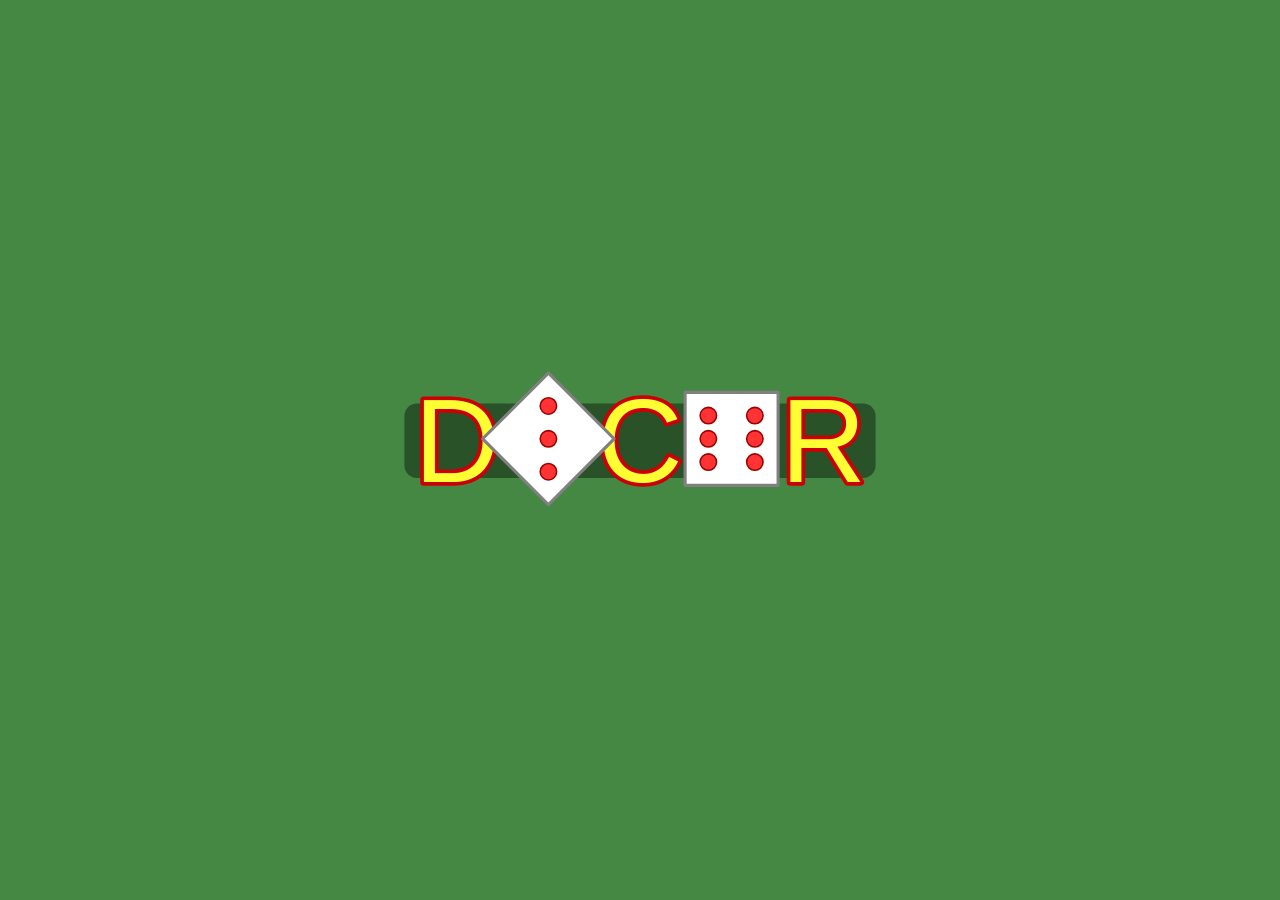
<file: Dicer.html>
<!DOCTYPE html>
<!--
    Dice rooler rools the dice.  custom dice. lots of dice.
-->
<html>
<head>
  <title>Dice Roller</title>
  <meta name="viewport" content="width=device-width, initial-scale=1.0, maximum-scale=1.0, user-scalable=no">  
  <style>
    @font-face {
      font-family: 'Thin';
      font-style: normal;
      src: url('./BPreplay.otf') format('opentype');
    }
    @font-face {
      font-family: 'Normal';
      font-style: normal;
      src: url('./BPreplayBold.otf') format('opentype');
    }
    body { margin: 0; padding: 0; overflow: hidden; width: 100%; height: 100vh; }
    canvas { display: block; width: 100%; height: 100%; }
  </style>
</head>
<body>
  <canvas id="canvas"></canvas>
  <script src="./Dicer.js?v1.86"></script>  
</body>
</html>
</file>
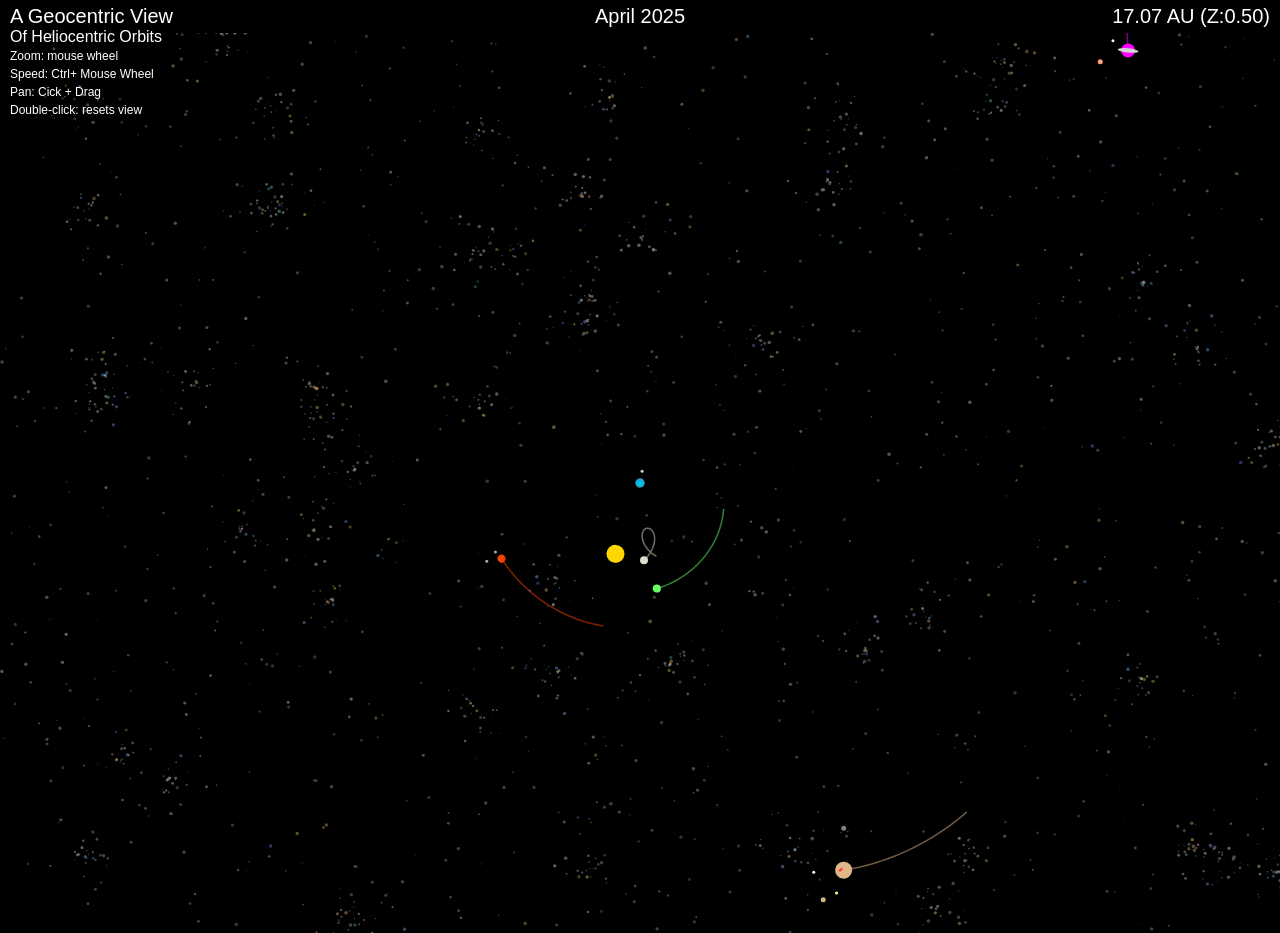
<file: Geocentric_Heliocentric.html>
<!DOCTYPE html>
<!--
    Grok3 Created File: Geocentric Solar System Simulation
       (with a little help from justme_3k)
       
    Date: February 25-26, 2025
    
    Summary:
    - Uses an HTML5 canvas (dynamic square size, fills screen) with a black background to simulate a geocentric solar system view.
    - Earth stationary at center with fixed bluish-white swirls and faint atmosphere, Sun orbits Earth, planets orbit Sun with rotation, moons orbit planets.
    - Distances fixed at 150 pixels per AU.
    - Planet sizes 8–17 pixels, moons 3–5 pixels (scaled dynamically).
    - 2000 static stars in screen space: 1000 base stars (alpha 0.28-0.40) + 1000 clustered stars (alpha 0.3-0.45), colored with white/yellow/blue hints, radius 0.5-1.8, recalculated on resize.
    - 2000-point trails (every other frame) with line width adjusted by 1/scaleFactor for planets (no Sun trail implemented).
    - Date display as unselectable HTML text at top of page, tied to Sun’s orbit from February 25, 2025, showing month and year.
    - Zoom level display as unselectable HTML text at top right corner showing "<width in AU> AU (Z:zoomFactor)".
    - Static title "A Geocentric View" with subtitle "Of Heliocentric Orbits" and instructions "Zoom: mouse wheel | Speed: Ctrl+Wheel | Pan: Click+Drag | Double-click: resets view" in upper left corner.
    - Canvas centered, mouse wheel zooms around canvas center, Ctrl/Cmd adjusts base speed, dragging pans view (disabled when following a planet), double-click resets zoom/speed/offset/paths.
    - Controls:
      - Mouse wheel: Zooms in/out, adjusting offsets to keep center fixed (scaleFactor: 0.1–10).
      - Ctrl/Cmd + wheel: Adjusts base speed (0.1–10).
      - Drag: Pans view in screen space (no bounds clamping implemented), disabled when following a planet.
      - Single click on planet: Follows that planet, centering it in view.
      - Single click on empty space: Returns to static Earth-centered view.
      - Double-click: Resets scaleFactor to 0.5, baseSpeed to 0.75, offsetX/Y to 0, clears trails, stops following.
    - Time increment: baseSpeed / (1 * scaleFactor), using full scaleFactor for time.
    - Mercury colored lightest grey with rust hint (#E0D9D0).
    - Mars with 12 fixed brownish craters.
    - Jupiter with a reddish equatorial spot.
    - Saturn’s rings flattened horizontally, tilted with time, perpendicular to radius.
    - Mouse cursor: Changes to pointer when over a clickable planet.
-->
<html>
<head>
    <title>Geocentric with Heliocentric Orbits and Trails</title>
    <style>
        body { 
            background: #000; 
            margin: 0; 
            padding: 0; 
            overflow: hidden;
            display: flex;
            flex-direction: column;
            align-items: center;
            min-height: 100vh;
        }
        #titleDisplay {
            position: absolute;
            top: 5px;
            left: 10px;
            color: #FFFFFF;
            text-shadow: 2px 2px 4px #000000;
            z-index: 10;
            user-select: none;
            -webkit-user-select: none;
            -moz-user-select: none;
            -ms-user-select: none;
            pointer-events: none;
        }
        .main-title {
            font: 20px Arial;
        }
        .sub-title {
            font: 16px Arial;
        }
        .instructions {
            font: 12px Arial;
        }
        #dateDisplay {
            color: #FFFFFF;
            font: 20px Arial;
            text-align: center;
            padding: 5px 0;
            text-shadow: 2px 2px 4px #000000;
            z-index: 10;
            user-select: none;
            -webkit-user-select: none;
            -moz-user-select: none;
            -ms-user-select: none;
            pointer-events: none;
        }
        #zoomDisplay {
            position: absolute;
            top: 5px;
            right: 10px;
            color: #FFFFFF;
            font: 20px Arial;
            text-shadow: 2px 2px 4px #000000;
            z-index: 10;
            user-select: none;
            -webkit-user-select: none;
            -moz-user-select: none;
            -ms-user-select: none;
            pointer-events: none;
        }
        canvas { 
            background: #000; 
            display: block; 
        }
    </style>
</head>
<body>
    <div id="titleDisplay">
        <span class="main-title">A Geocentric View</span>
        <br>
        <span class="sub-title">Of Heliocentric Orbits</span>
        <br>
        <span class="instructions">
        Zoom: mouse wheel<br>
        Speed: Ctrl+ Mouse Wheel<br>
        Pan: Cick + Drag<br>
        Double-click: resets view
        </span>
    </div>
    <div id="dateDisplay"></div>
    <div id="zoomDisplay"></div>
    <canvas id="solarSystem"></canvas>
    
    <script>
        const canvas = document.getElementById('solarSystem');
        const ctx = canvas.getContext('2d');
        const dateDisplay = document.getElementById('dateDisplay');
        const zoomDisplay = document.getElementById('zoomDisplay');

        const PLANET_COLORS = {
            sun: '#FFD700',
            mercury: '#E0D9D0',
            venus: '#66FF66',
            earth: '#00B7EB',
            mars: '#FF4500',
            jupiter: '#DEB887',
            saturn: '#FF00FF',
            uranus: '#D2B48C',
            neptune: '#ADD8E6'
        };
        
        const solarSystem = {
            earth: { 
                radius: 8, 
                color: PLANET_COLORS.earth, 
                orbitalPeriod: 365.25, 
                rotationSpeed: 0.01083,
                swirls: [
                    { xOffset: 0.2, yOffset: 0.5, scale: 0.4 },
                    { xOffset: -0.5, yOffset: -0.3, scale: 0.3 },
                    { xOffset: 0.6, yOffset: -0.4, scale: 0.35 }
                ]
            },
            sun: { 
                radius: 18, 
                distance: 1 * 150, 
                speed: 0.01, 
                color: PLANET_COLORS.sun, 
                orbitalPeriod: 365.25, 
                initialAngle: 0, 
                rotationSpeed: 0.000432, 
                trail: [] 
            },
            planets: [
                { 
                    name: 'Mercury', 
                    radius: 8, 
                    distance: 0.39 * 150, 
                    speed: 0.04, 
                    color: PLANET_COLORS.mercury, 
                    orbitalPeriod: 87.97, 
                    rotationSpeed: 0.000184, 
                    initialAngle: 0, 
                    moons: [], 
                    trail: [] 
                },
                { 
                    name: 'Venus', 
                    radius: 8, 
                    distance: 0.72 * 150, 
                    speed: 0.015, 
                    color: PLANET_COLORS.venus, 
                    orbitalPeriod: 224.7, 
                    rotationSpeed: 0.0000444, 
                    initialAngle: 0, 
                    moons: [], 
                    trail: [] 
                },
                { 
                    name: 'Mars', 
                    radius: 8, 
                    distance: 1.52 * 150, 
                    speed: 0.008, 
                    color: PLANET_COLORS.mars, 
                    orbitalPeriod: 686.98, 
                    rotationSpeed: 0.01052, 
                    initialAngle: 0,
                    moons: [
                        { name: 'Phobos', radius: 3, distance: 15 * 1.2, speed: 0.15, color: '#A9A9A9', orbitalPeriod: 0.32, initialAngle: 0 },
                        { name: 'Deimos', radius: 3, distance: 25 * 1.2, speed: 0.08, color: '#A9A9A9', orbitalPeriod: 1.26, initialAngle: 0 }
                    ],
                    craters: [
                        { xOffset: 0.5, yOffset: 0.2, size: 0.15 },
                        { xOffset: -0.3, yOffset: 0.6, size: 0.1 },
                        { xOffset: 0.7, yOffset: -0.4, size: 0.12 },
                        { xOffset: -0.6, yOffset: -0.2, size: 0.13 },
                        { xOffset: 0.1, yOffset: 0.7, size: 0.11 },
                        { xOffset: -0.5, yOffset: 0.4, size: 0.14 },
                        { xOffset: 0.8, yOffset: 0.0, size: 0.1 },
                        { xOffset: -0.2, yOffset: -0.6, size: 0.15 },
                        { xOffset: 0.4, yOffset: -0.5, size: 0.12 },
                        { xOffset: -0.7, yOffset: 0.1, size: 0.13 },
                        { xOffset: 0.0, yOffset: 0.8, size: 0.11 },
                        { xOffset: 0.3, yOffset: -0.7, size: 0.14 }
                    ],
                    trail: []
                },
                { 
                    name: 'Jupiter', 
                    radius: 17, 
                    distance: 5.20 * 150, 
                    speed: 0.002, 
                    color: PLANET_COLORS.jupiter, 
                    orbitalPeriod: 4332.59, 
                    rotationSpeed: 0.02613, 
                    initialAngle: 0,
                    moons: [
                        { name: 'Io', radius: 3, distance: 40 * 1.2, speed: 0.06, color: '#FFFF99', orbitalPeriod: 1.77, initialAngle: 0 },
                        { name: 'Europa', radius: 3, distance: 50 * 1.2, speed: 0.04, color: '#E0FFFF', orbitalPeriod: 3.55, initialAngle: 0 },
                        { name: 'Ganymede', radius: 5, distance: 60 * 1.2, speed: 0.03, color: '#D2B48C', orbitalPeriod: 7.15, initialAngle: 0 },
                        { name: 'Callisto', radius: 5, distance: 70 * 1.2, speed: 0.02, color: '#808080', orbitalPeriod: 16.69, initialAngle: 0 }
                    ],
                    trail: []
                },
                { 
                    name: 'Saturn', 
                    radius: 14, 
                    distance: 9.58 * 150, 
                    speed: 0.0015, 
                    color: PLANET_COLORS.saturn, 
                    orbitalPeriod: 10759.22, 
                    rotationSpeed: 0.02431, 
                    initialAngle: 0,
                    moons: [
                        { name: 'Titan', radius: 5, distance: 50 * 1.2, speed: 0.03, color: '#FFA07A', orbitalPeriod: 15.95, initialAngle: 0 },
                        { name: 'Enceladus', radius: 3, distance: 30 * 1.2, speed: 0.05, color: '#F0F8FF', orbitalPeriod: 1.37, initialAngle: 0 }
                    ],
                    trail: []
                },
                { 
                    name: 'Uranus', 
                    radius: 8, 
                    distance: 19.18 * 150, 
                    speed: 0.001, 
                    color: PLANET_COLORS.uranus, 
                    orbitalPeriod: 30688.5, 
                    rotationSpeed: 0.01503, 
                    initialAngle: 0,
                    moons: [{ name: 'Titania', radius: 3, distance: 40 * 1.2, speed: 0.03, color: '#B0C4DE', orbitalPeriod: 8.71, initialAngle: 0 }],
                    trail: []
                },
                { 
                    name: 'Neptune', 
                    radius: 8, 
                    distance: 30.07 * 150, 
                    speed: 0.0008, 
                    color: PLANET_COLORS.neptune, 
                    orbitalPeriod: 59800, 
                    rotationSpeed: 0.01607, 
                    initialAngle: 0,
                    moons: [{ name: 'Triton', radius: 3, distance: 35 * 1.2, speed: 0.04, color: '#ADD8E6', orbitalPeriod: 5.88, initialAngle: 0 }],
                    trail: []
                }
            ],
            earthMoons: [
                { name: 'Moon', radius: 3, distance: 20 * 1.2, speed: 0.1, color: '#D3D3D3', orbitalPeriod: 27.32, initialAngle: 0 }
            ]
        };

        let time = 0;
        let frameCount = 0;
        let scaleFactor = 1;
        let baseSpeed = 0.75;
        let centerX, centerY;
        let isDragging = false;
        let lastX, lastY;
        let offsetX = 0;
        let offsetY = 0;
        let mouseX = 0, mouseY = 0;
        let followedBody = null;

        function resizeCanvas() {
            const size = (window.innerWidth + window.innerHeight)/2;
            canvas.width = window.innerWidth;
            canvas.height = window.innerHeight;
            centerX = canvas.width / 2;
            centerY = canvas.height / 2;
            offsetX = 0;
            offsetY = 0;
            generateStars();
        }

        const stars = [];
        function generateStars() {
            stars.length = 0;

            // 1000 base stars (normally distributed)
            for (let i = 0; i < 1000; i++) {
                const x = Math.random() * canvas.width;
                const y = Math.random() * canvas.height;

                const colorType = Math.random();
                let r, g, b;
                if (colorType < 0.33) { // White-ish
                    r = 200 + Math.random() * 55;
                    g = 200 + Math.random() * 55;
                    b = 200 + Math.random() * 55;
                } else if (colorType < 0.66) { // Yellow-ish
                    r = 220 + Math.random() * 35;
                    g = 180 + Math.random() * 45;
                    b = 100 + Math.random() * 50;
                } else { // Blue-ish
                    r = 100 + Math.random() * 50;
                    g = 150 + Math.random() * 50;
                    b = 200 + Math.random() * 55;
                }
                const alpha = 0.28 + Math.random() * 0.12;

                stars.push({
                    x: x,
                    y: y,
                    radius: 0.5 + Math.random() * 1.3,
                    color: `rgba(${r}, ${g}, ${b}, ${alpha})`
                });
            }

            // 1000 clustered stars
            const clusterCount = 50;
            const starsPerCluster = 1000 / clusterCount;

            for (let i = 0; i < clusterCount; i++) {
                const clusterX = Math.random() * canvas.width;
                const clusterY = Math.random() * canvas.height;

                for (let j = 0; j < starsPerCluster; j++) {
                    const angle = Math.random() * 2 * Math.PI;
                    const radius = Math.random() * 50 * Math.exp(-Math.random());
                    const x = clusterX + Math.cos(angle) * radius;
                    const y = clusterY + Math.sin(angle) * radius;

                    const colorType = Math.random();
                    let r, g, b;
                    if (colorType < 0.33) {
                        r = 200 + Math.random() * 55;
                        g = 200 + Math.random() * 55;
                        b = 200 + Math.random() * 55;
                    } else if (colorType < 0.66) {
                        r = 220 + Math.random() * 35;
                        g = 180 + Math.random() * 45;
                        b = 100 + Math.random() * 50;
                    } else {
                        r = 100 + Math.random() * 50;
                        g = 150 + Math.random() * 50;
                        b = 200 + Math.random() * 55;
                    }
                    const alpha = 0.3 + Math.random() * 0.15;

                    stars.push({
                        x: Math.max(0, Math.min(canvas.width, x)),
                        y: Math.max(0, Math.min(canvas.height, y)),
                        radius: 0.5 + Math.random() * 1.3,
                        color: `rgba(${r}, ${g}, ${b}, ${alpha})`
                    });
                }
            }
        }

        const startDate = new Date(2025, 1, 25);
        const epoch = new Date(2000, 0, 1);
        const daysSinceEpoch = (startDate - epoch) / (1000 * 60 * 60 * 24);

        solarSystem.sun.initialAngle = (daysSinceEpoch / solarSystem.sun.orbitalPeriod) * 2 * Math.PI;
        solarSystem.planets.forEach(planet => {
            planet.initialAngle = (daysSinceEpoch / planet.orbitalPeriod) * 2 * Math.PI;
            planet.moons.forEach(moon => {
                moon.initialAngle = (daysSinceEpoch / moon.orbitalPeriod) * 2 * Math.PI;
            });
        });
        solarSystem.earthMoons.forEach(moon => {
            moon.initialAngle = (daysSinceEpoch / moon.orbitalPeriod) * 2 * Math.PI;
        });

        const months = ['January', 'February', 'March', 'April', 'May', 'June', 'July', 'August', 'September', 'October', 'November', 'December'];
        function updateDate() {
            const sunAngleProgress = time * solarSystem.sun.speed;
            const orbitFraction = sunAngleProgress / (2 * Math.PI);
            const daysPassed = orbitFraction * solarSystem.earth.orbitalPeriod;
            const newDate = new Date(startDate.getTime() + daysPassed * 24 * 60 * 60 * 1000);
            dateDisplay.textContent = `${months[newDate.getMonth()]} ${newDate.getFullYear()}`;
        }

        function updateZoomDisplay() {
            const visibleWidthPixels = canvas.width / scaleFactor;
            const visibleWidthAU = visibleWidthPixels / 150;
            zoomDisplay.textContent = `${visibleWidthAU.toFixed(2)} AU (Z:${scaleFactor.toFixed(2)})`;
        }

        function drawSun(x, y) {
            ctx.save();
            ctx.translate(x, y);
            ctx.rotate(time * solarSystem.sun.rotationSpeed);

            ctx.beginPath();
            ctx.arc(0, 0, solarSystem.sun.radius, 0, Math.PI * 2);
            ctx.fillStyle = solarSystem.sun.color;
            ctx.fill();

            ctx.restore();
        }

        function drawEarth(x, y) {
            ctx.save();
            ctx.translate(x, y);
            ctx.rotate(time * solarSystem.earth.rotationSpeed);

            // Atmosphere (drawn first)
            ctx.beginPath();
            ctx.arc(0, 0, solarSystem.earth.radius + 1.55, 0, Math.PI * 2);
            ctx.fillStyle = '#B0E0E680';
            ctx.fill();

            // Main body
            ctx.beginPath();
            ctx.arc(0, 0, solarSystem.earth.radius, 0, Math.PI * 2);
            ctx.fillStyle = solarSystem.earth.color;
            ctx.fill();

            // Swirls (drawn on top)
            ctx.globalAlpha = 0.8;
            ctx.fillStyle = '#ffffff';
            solarSystem.earth.swirls.forEach(swirl => {
                ctx.beginPath();
                ctx.moveTo(swirl.xOffset * solarSystem.earth.radius, swirl.yOffset * solarSystem.earth.radius);
                ctx.quadraticCurveTo(
                    swirl.xOffset * solarSystem.earth.radius + swirl.scale * solarSystem.earth.radius, 
                    swirl.yOffset * solarSystem.earth.radius - swirl.scale * solarSystem.earth.radius,
                    swirl.xOffset * solarSystem.earth.radius - swirl.scale * solarSystem.earth.radius * 0.5, 
                    swirl.yOffset * solarSystem.earth.radius + swirl.scale * solarSystem.earth.radius * 0.5
                );
                ctx.quadraticCurveTo(
                    swirl.xOffset * solarSystem.earth.radius - swirl.scale * solarSystem.earth.radius * 1.5, 
                    swirl.yOffset * solarSystem.earth.radius + swirl.scale * solarSystem.earth.radius * 1.5,
                    swirl.xOffset * solarSystem.earth.radius, 
                    swirl.yOffset * solarSystem.earth.radius
                );
                ctx.closePath();
                ctx.fill();
            });

            ctx.restore();
        }

        function drawPlanet(x, y, planet) {
            ctx.save();
            ctx.translate(x, y);
            ctx.rotate(time * planet.rotationSpeed);

            ctx.beginPath();
            ctx.arc(0, 0, planet.radius, 0, Math.PI * 2);
            ctx.fillStyle = planet.color;
            ctx.fill();

            if (planet.name === 'Mars') {
                ctx.save();
                ctx.fillStyle = '#CC3700';
                planet.craters.forEach(crater => {
                    ctx.beginPath();
                    ctx.arc(crater.xOffset * planet.radius, crater.yOffset * planet.radius, crater.size * planet.radius, 0, Math.PI * 2);
                    ctx.fill();
                });
                ctx.restore();
            }

            if (planet.name === 'Jupiter') {
                ctx.beginPath();
                ctx.ellipse(planet.radius * 0.24, planet.radius * 0.26, planet.radius * 0.3, planet.radius * 0.15, 0, 0, Math.PI * 2);
                ctx.fillStyle = '#FF4040';
                ctx.fill();
            }

            if (planet.name === 'Saturn') {
                ctx.beginPath();
                const ringTilt = time * 0.01;
                ctx.ellipse(0, 0, planet.radius * 1.5, planet.radius * 0.3, ringTilt, 0, Math.PI * 2);
                ctx.fillStyle = '#D3D3D3';
                ctx.fill();
            }

            ctx.restore();
        }

        function drawMoon(x, y, moon) {
            ctx.save();
            ctx.translate(x, y);

            ctx.beginPath();
            ctx.arc(0, 0, moon.radius, 0, Math.PI * 2);
            ctx.fillStyle = moon.color;
            ctx.fill();

            ctx.restore();
        }

        function drawTrail(trail, color) {
            if (trail.length < 2) return;
            ctx.beginPath();
            ctx.lineWidth = 1.5 / scaleFactor;
            ctx.moveTo(trail[0].x, trail[0].y);
            for (let i = 1; i < trail.length; i++) {
                ctx.lineTo(trail[i].x, trail[i].y);
            }
            ctx.strokeStyle = `${color}80`;
            ctx.stroke();
        }

        function drawStars() {
            stars.forEach(star => {
                ctx.beginPath();
                ctx.arc(star.x, star.y, star.radius, 0, Math.PI * 2);
                ctx.fillStyle = star.color;
                ctx.fill();
            });
        }

        function drawEarthAtCenter() {
            drawEarth(centerX, centerY);
        }

        function drawSunOrbit() {
            const sunAngle = solarSystem.sun.initialAngle + time * solarSystem.sun.speed;
            const sunX = centerX + Math.cos(sunAngle) * solarSystem.sun.distance;
            const sunY = centerY + Math.sin(sunAngle) * solarSystem.sun.distance;
            drawSun(sunX, sunY);
            return { x: sunX, y: sunY };
        }

        function drawPlanetAndMoons(planet, sunX, sunY) {
            const planetAngle = planet.initialAngle + time * planet.speed;
            const planetXRelative = Math.cos(planetAngle) * planet.distance;
            const planetYRelative = Math.sin(planetAngle) * planet.distance;
            const planetX = sunX + planetXRelative;
            const planetY = sunY + planetYRelative;

            if (frameCount % 2 === 0) {
                planet.trail.push({ x: planetX, y: planetY });
                if (planet.trail.length > 2000) planet.trail.shift();
            }

            drawTrail(planet.trail, planet.color);
            drawPlanet(planetX, planetY, planet);

            planet.moons.forEach(moon => {
                const moonAngle = moon.initialAngle + time * moon.speed;
                const moonX = planetX + Math.cos(moonAngle) * moon.distance;
                const moonY = planetY + Math.sin(moonAngle) * moon.distance;
                drawMoon(moonX, moonY, moon);
            });
        }

        function drawEarthMoons() {
            solarSystem.earthMoons.forEach(moon => {
                const moonAngle = moon.initialAngle + time * moon.speed;
                const moonX = centerX + Math.cos(moonAngle) * moon.distance;
                const moonY = centerY + Math.sin(moonAngle) * moon.distance;
                drawMoon(moonX, moonY, moon);
            });
        }

        function clampOffset() {
            <!-- const maxXDistance = (canvas.width); -->
            <!-- const maxYDistance = (canvas.height); -->
            <!-- const minX = -maxXDistance; -->
            <!-- const maxX = maxXDistance; -->
            <!-- const minY = -maxYDistance; -->
            <!-- const maxY = maxYDistance; -->

            <!-- offsetX = Math.max(minX, Math.min(maxX, offsetX)); -->
            <!-- offsetY = Math.max(minY, Math.min(maxY, offsetY)); -->
        }

        function animate() {
            ctx.clearRect(0, 0, canvas.width, canvas.height);

            drawStars();

            if (followedBody) {
                const sunAngle = solarSystem.sun.initialAngle + time * solarSystem.sun.speed;
                const sunX = centerX + Math.cos(sunAngle) * solarSystem.sun.distance;
                const sunY = centerY + Math.sin(sunAngle) * solarSystem.sun.distance;
                const planetAngle = followedBody.initialAngle + time * followedBody.speed;
                const planetX = sunX + Math.cos(planetAngle) * followedBody.distance;
                const planetY = sunY + Math.sin(planetAngle) * followedBody.distance;
                offsetX = canvas.width / 2 - planetX * scaleFactor;
                offsetY = canvas.height / 2 - planetY * scaleFactor;
            }

            clampOffset();

            ctx.save();
            ctx.setTransform(scaleFactor, 0, 0, scaleFactor, offsetX + centerX * (1 - scaleFactor), offsetY + centerY * (1 - scaleFactor));

            drawEarthAtCenter();
            drawEarthMoons();
            const sunPos = drawSunOrbit();
            solarSystem.planets.forEach(planet => drawPlanetAndMoons(planet, sunPos.x, sunPos.y));

            ctx.restore();

            time += baseSpeed / (1 * scaleFactor);
            updateDate();
            updateZoomDisplay();
            frameCount++;
            requestAnimationFrame(animate);
        }

        function isMouseOverPlanet(x, y) {
            const worldX = (x - offsetX) / scaleFactor + centerX - centerX;
            const worldY = (y - offsetY) / scaleFactor + centerY - centerY;
            const sunAngle = solarSystem.sun.initialAngle + time * solarSystem.sun.speed;
            const sunX = centerX + Math.cos(sunAngle) * solarSystem.sun.distance;
            const sunY = centerY + Math.sin(sunAngle) * solarSystem.sun.distance;

            for (const planet of solarSystem.planets) {
                const planetAngle = planet.initialAngle + time * planet.speed;
                const planetX = sunX + Math.cos(planetAngle) * planet.distance;
                const planetY = sunY + Math.sin(planetAngle) * planet.distance;
                const dx = worldX - planetX;
                const dy = worldY - planetY;
                const distance = Math.sqrt(dx * dx + dy * dy);

                if (distance <= planet.radius / scaleFactor + 5) {
                    return true;
                }
            }
            return false;
        }
        
        function resetToDefaultValues(){
            scaleFactor = .5;
            updateZoomDisplay();
            baseSpeed = 0.75;
            offsetX = 0;
            offsetY = 0;
            followedBody = null;
            solarSystem.planets.forEach(planet => planet.trail = []);
        }

        canvas.addEventListener('mousemove', (e) => {
            const rect = canvas.getBoundingClientRect();
            mouseX = e.clientX - rect.left;
            mouseY = e.clientY - rect.top;
            if (isDragging && !followedBody) {
                const dx = e.clientX - lastX;
                const dy = e.clientY - lastY;
                offsetX += dx;
                offsetY += dy;
                lastX = e.clientX;
                lastY = e.clientY;
            }
            canvas.style.cursor = isMouseOverPlanet(mouseX, mouseY) ? 'pointer' : 'default';
        });

        canvas.addEventListener('wheel', (e) => {
            e.preventDefault();
            const zoomSpeed = 0.1;
            const speedStep = 0.1;

            if (e.ctrlKey || e.metaKey) {
                baseSpeed += e.deltaY < 0 ? speedStep : -speedStep;
                baseSpeed = Math.max(0.1, Math.min(10, baseSpeed));
            } else {
                const oldScaleFactor = scaleFactor;
                const newScaleFactor = scaleFactor + (e.deltaY < 0 ? zoomSpeed : -zoomSpeed);
                scaleFactor = Math.max(0.1, Math.min(10, newScaleFactor));

                const centerWorldX = -offsetX / oldScaleFactor;
                const centerWorldY = -offsetY / oldScaleFactor;
                offsetX = -centerWorldX * scaleFactor;
                offsetY = -centerWorldY * scaleFactor;
            }
        }, { passive: false });

        canvas.addEventListener('mousedown', (e) => {
            isDragging = true;
            lastX = e.clientX;
            lastY = e.clientY;
        });

        canvas.addEventListener('click', (e) => {
            const rect = canvas.getBoundingClientRect();
            const clickX = e.clientX - rect.left;
            const clickY = e.clientY - rect.top;

            const worldX = (clickX - offsetX) / scaleFactor + centerX - centerX;
            const worldY = (clickY - offsetY) / scaleFactor + centerY - centerY;

            let clickedPlanet = null;
            const sunAngle = solarSystem.sun.initialAngle + time * solarSystem.sun.speed;
            const sunX = centerX + Math.cos(sunAngle) * solarSystem.sun.distance;
            const sunY = centerY + Math.sin(sunAngle) * solarSystem.sun.distance;

            for (const planet of solarSystem.planets) {
                const planetAngle = planet.initialAngle + time * planet.speed;
                const planetX = sunX + Math.cos(planetAngle) * planet.distance;
                const planetY = sunY + Math.sin(planetAngle) * planet.distance;
                const dx = worldX - planetX;
                const dy = worldY - planetY;
                const distance = Math.sqrt(dx * dx + dy * dy);

                if (distance <= planet.radius / scaleFactor + 5) {
                    clickedPlanet = planet;
                    break;
                }
            }

            if (clickedPlanet) {
                followedBody = clickedPlanet;
            } else {
                followedBody = null;
            }
        });

        canvas.addEventListener('dblclick', () => {
          resetToDefaultValues();
        });

        canvas.addEventListener('mouseup', () => {
            isDragging = false;
        });

        window.addEventListener('mouseup', () => {
            isDragging = false;
        });

        resizeCanvas();
        generateStars();
        resetToDefaultValues();
        animate();

        window.addEventListener('resize', () => {
            resizeCanvas();
        });
    </script>
</body>
</html>
</file>
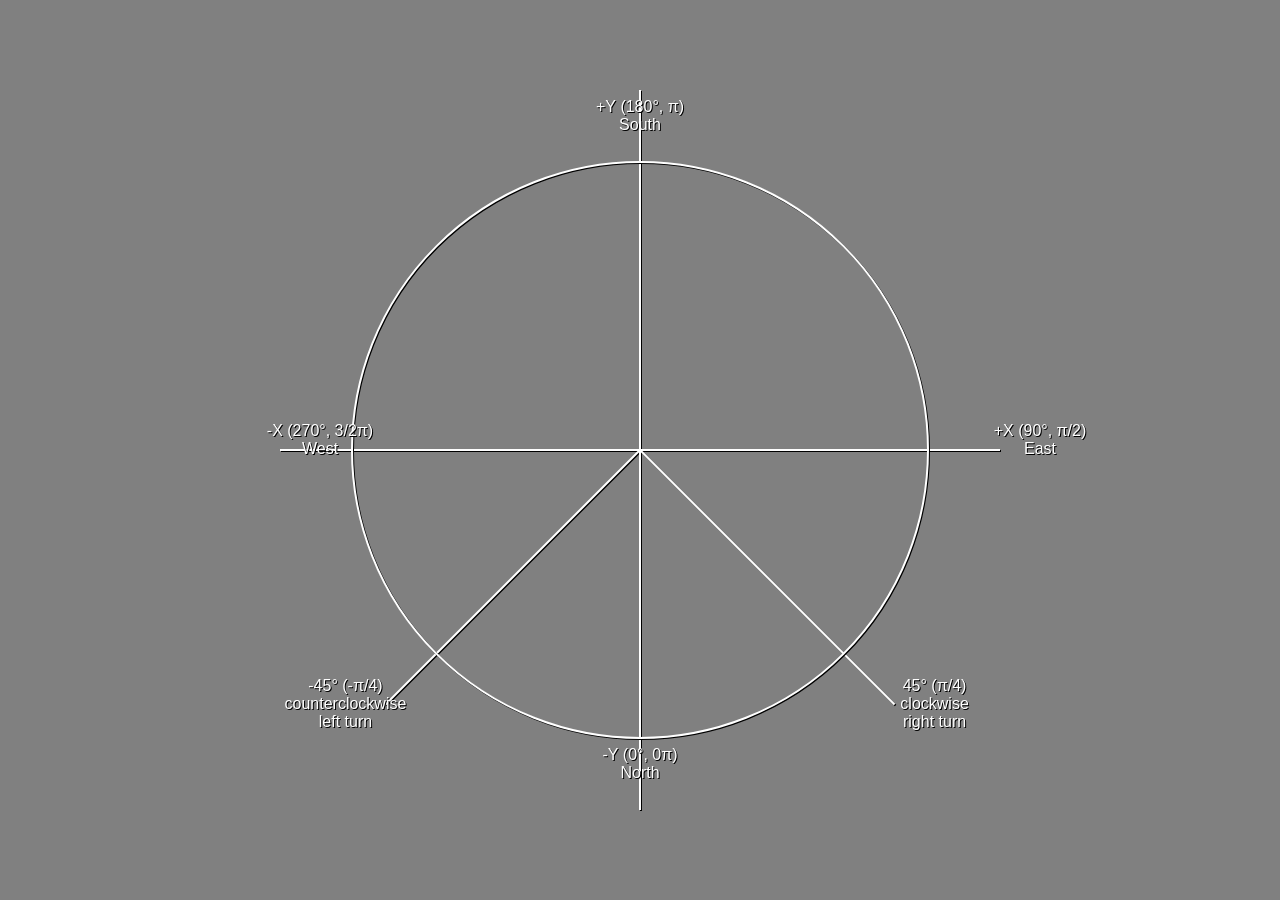
<file: Grok doesn't know angles.html>
<!DOCTYPE html>
<html lang="en">
<head>
    <meta charset="UTF-8">
    <meta name="viewport" content="width=device-width, initial-scale=1.0">
    <title>Full Screen Canvas with Angle Functions</title>
    <style>
        html, body {
            margin: 0;
            padding: 0;
            height: 100%;
            overflow: hidden;
        }
        canvas {
            display: block;
            width: 100%;
            height: 100%;
        }
    </style>
</head>
<body>
    <canvas id="myCanvas"></canvas>
    <script>
        // Angle and position utility functions
        function angles_direction(x1, y1, x2, y2) {
            // Returns angle in radians from (x1,y1) to (x2,y2), where 0 is up (-Y) and clockwise is positive
            const dx = x2 - x1;
            const dy = y2 - y1;
            let angle = Math.atan2(dy, dx); // atan2 gives angle from +X (right), adjust to -Y (up) as 0
            angle = Math.PI / 2 - angle; // Rotate 90° counterclockwise so -Y is 0
            if (angle < 0) angle += 2 * Math.PI; // Normalize to [0, 2π)
            return angle;
        }

        function angles_distance(x1, y1, x2, y2) {
            // Returns Euclidean distance between two points
            const dx = x2 - x1;
            const dy = y2 - y1;
            return Math.sqrt(dx * dx + dy * dy);
        }

        function angles_x(x, y, length, angle) {
            // Returns x-coordinate of point at given length and angle from (x,y)
            // Angle is in radians, 0 is up (-Y), clockwise positive
            return x + length * Math.sin(angle); // sin for x because 0° is up
        }

        function angles_y(x, y, length, angle) {
            // Returns y-coordinate of point at given length and angle from (x,y)
            // Angle is in radians, 0 is up (-Y), clockwise positive
            return y + length * Math.cos(angle); // cos for y, positive angle increases y downward
        }

        function angles_diff(fromAng, toAng) {
            // Returns shortest angle from fromAng to toAng in radians
            // Positive for clockwise, negative for counterclockwise
            let diff = toAng - fromAng;
            while (diff > Math.PI) diff -= 2 * Math.PI;
            while (diff < -Math.PI) diff += 2 * Math.PI;
            return diff;
        }

        function angles_torad(degrees) {
            // Converts degrees to radians
            return degrees * Math.PI / 180;
        }

        function angles_todeg(radians) {
            // Converts radians to degrees
            return radians * 180 / Math.PI;
        }

        // Canvas drawing code using the functions
        const canvas = document.getElementById('myCanvas');
        const ctx = canvas.getContext('2d');

        // Set canvas size to match window
        canvas.width = window.innerWidth;
        canvas.height = window.innerHeight;

        function draw() {
            // Set grey background
            ctx.fillStyle = '#808080';
            ctx.fillRect(0, 0, canvas.width, canvas.height);

            // Center point
            const centerX = canvas.width / 2;
            const centerY = canvas.height / 2;
            const lineLength = Math.min(canvas.width, canvas.height) * 0.4;

            // Set shadow properties
            ctx.shadowOffsetX = 1;
            ctx.shadowOffsetY = 1;
            ctx.shadowBlur = 0;
            ctx.shadowColor = 'rgba(0, 0, 0, 1)';

            // Define main axes angles (0° is -Y, clockwise positive)
            const angles = [
                { label: '-Y (0°, 0π)', dir: 'North', angle: angles_torad(0) },
                { label: '+X (90°, π/2)', dir: 'East', angle: angles_torad(90) },
                { label: '+Y (180°, π)', dir: 'South', angle: angles_torad(180) },
                { label: '-X (270°, 3/2π)', dir: 'West', angle: angles_torad(270) },
                { label: '45° (π/4)', dir: ['clockwise', 'right turn'], angle: angles_torad(45) },
                { label: '-45° (-π/4)', dir: ['counterclockwise', 'left turn'], angle: angles_torad(-45) }
            ];

            // Draw lines
            ctx.beginPath();
            ctx.strokeStyle = 'white';
            ctx.lineWidth = 2;
            angles.forEach(a => {
                const x2 = angles_x(centerX, centerY, lineLength, a.angle);
                const y2 = angles_y(centerX, centerY, lineLength, a.angle);
                ctx.moveTo(centerX, centerY);
                ctx.lineTo(x2, y2);
            });
            ctx.stroke();

            // Draw circle
            const circleRadius = lineLength * 0.8;
            ctx.beginPath();
            ctx.arc(centerX, centerY, circleRadius, 0, Math.PI * 2);
            ctx.stroke();

            // Set text properties
            ctx.font = '16px Arial';
            ctx.fillStyle = 'white';
            ctx.textAlign = 'center';
            ctx.textBaseline = 'middle';
            const lineHeight = 18;

            // Draw labels
            angles.forEach(a => {
                const x2 = angles_x(centerX, centerY, lineLength, a.angle);
                const y2 = angles_y(centerX, centerY, lineLength, a.angle);
                const dir = angles_direction(centerX, centerY, x2, y2);
                let textX = x2;
                let textY = y2;
                const offset = 40;

                // Adjust text position based on direction
                if (Math.abs(angles_diff(dir, angles_torad(0))) < Math.PI / 4) {
                    textY -= lineHeight * (Array.isArray(a.dir) ? 3 : 2); // Up
                } else if (Math.abs(angles_diff(dir, angles_torad(180))) < Math.PI / 4) {
                    textY += lineHeight * (Array.isArray(a.dir) ? 3 : 2); // Down
                } else if (angles_diff(dir, angles_torad(90)) < Math.PI / 2) {
                    textX += offset; // Right
                } else {
                    textX -= offset; // Left
                }

                ctx.fillText(a.label, textX, textY - lineHeight);
                if (Array.isArray(a.dir)) {
                    ctx.fillText(a.dir[0], textX, textY);
                    ctx.fillText(a.dir[1], textX, textY + lineHeight);
                } else {
                    ctx.fillText(a.dir, textX, textY);
                }
            });

            // Reset shadow
            ctx.shadowOffsetX = 0;
            ctx.shadowOffsetY = 0;
        }

        // Initial draw
        draw();

        // Redraw on resize
        window.addEventListener('resize', () => {
            canvas.width = window.innerWidth;
            canvas.height = window.innerHeight;
            draw();
        });
    </script>
</body>
</html>
</file>
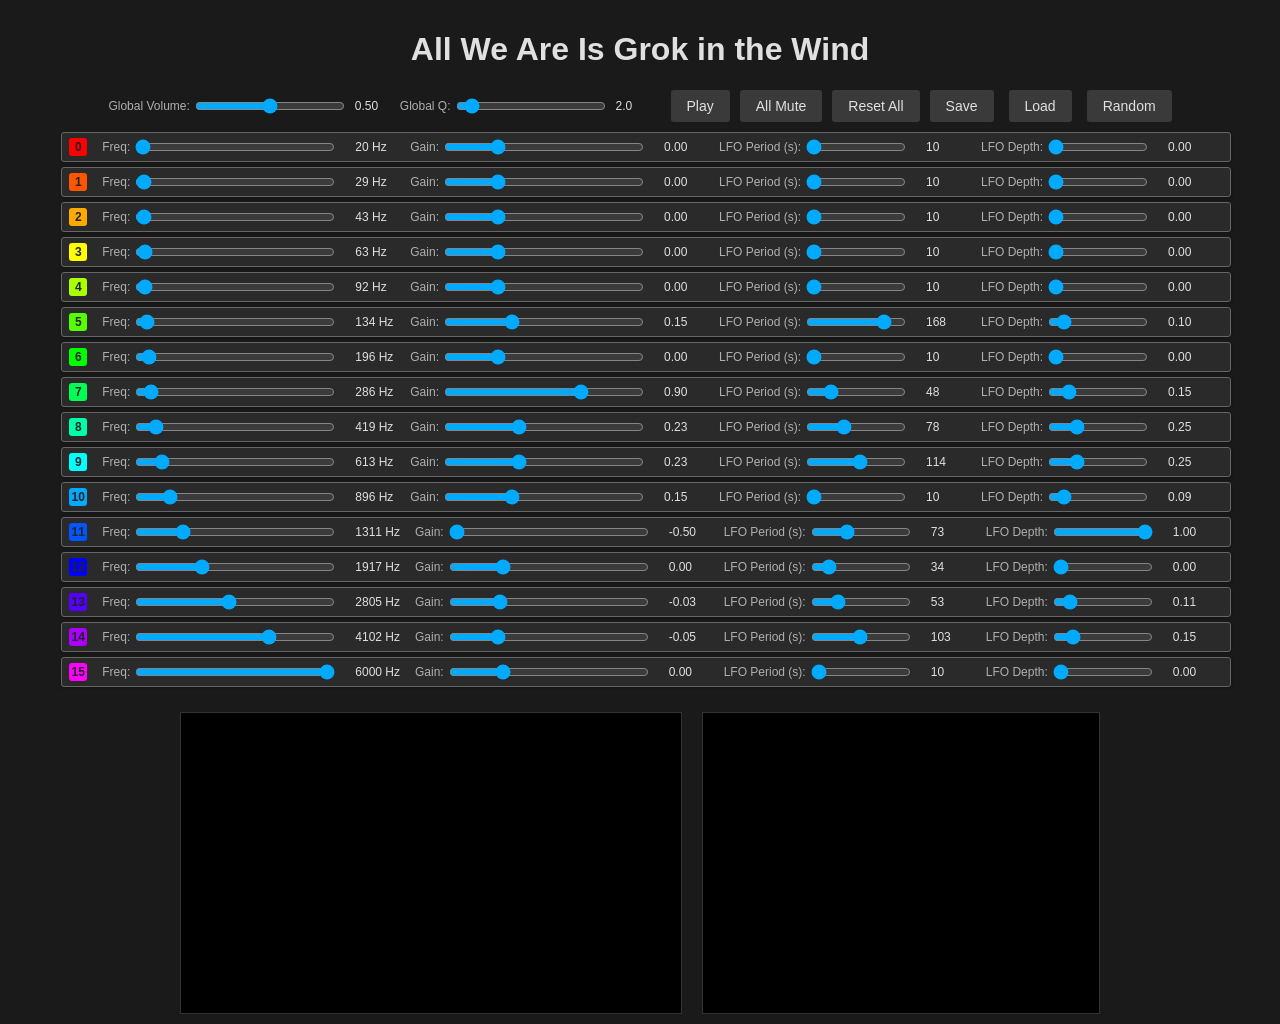
<file: Grok in the Wind.html>
<!DOCTYPE html>
<!--
  All We Are Is Grok in the Wind
  
  Created by: Grok and @justme_3k
  
  Date: March 04, 2025
  
  This code is being worked on by me and Grok.  Grok should read it in and the just say now what?
  
  Description: A dynamic noise generator with 16 bandpass-filtered white noise bands, each featuring adjustable frequency (20-6000 Hz), gain (-0.5 to 1.5), LFO period (10-200s), and LFO depth (0-1), with random LFO start phases, mouse wheel fine-tuning on all sliders, and a 500x300px scrolling spectrogram visualizing the 20-6000 Hz range. Now includes a 396x300px gain history canvas showing 5 seconds of raw gain values (10 samples/sec, 50 total) colored from red to purple over 300px, with grey reference lines at 0 and 1 in foreground, lines drawn only for active bands flowing from the left of a 96px-wide bar graph on the right showing only active bands (4px wide, 2px spacing, 6px per band) with matching colored numbers on top, bars drawn from 0-1 (post-waveshaper), band divs with grey outlines and a larger numbered colored square indicator.

  Collaboration History:
  - Initial Setup: Created a noise generator with 16 bandpass filters, sliders for frequency (20-6000 Hz), gain, LFO period, and depth, plus a scrolling spectrogram (1000x300px).
  - Zoomed Bands: Adjusted spectrogram to focus on 20-6000 Hz range over 300px height.
  - Gain Range: Changed gain from 0-1 to -50-150, then corrected to -0.5-1.5, with LFO depth 0-1; waveshaper clamps raw values (e.g., -0.75 to 0.25) to 0-1 without normalization.
  - LFO Phase: Added random start phase (0-2π) for each LFO on play to desynchronize bands.
  - Mouse Wheel: Added fine-tuning to all sliders: freq (±1 Hz), gain (±0.01), LFO period (±1s), LFO depth (±0.01), global gain (±0.01), global Q (±0.1).
  - Gain History: Added 300x300px canvas showing 5 seconds of raw gain history (-0.5 to 1.5) for 16 bands, colored red to purple.
  - Added 96px bar graph (4px bars, 2px spacing) on right with matching colored numbers on top, expanded canvas to 396x300px, bars only for active bands with 0-1 clamped values.
  - Desynchronized Noise: Updated to use unique noise buffers with random lengths (5-6s) per band and random start offsets to prevent loop artifacting.
  - Current State: 500x300px spectrogram, 396x300px gain history (10 samples/sec, 50 total over 300px) with grey 0/1 lines in front, 1px dots, -0.5-1.5 gain (lines), 0-1 LFO depth, random LFO phases, full slider wheel control, grey band divs with larger bold numbered color squares, 96px bar graph on right with matching colored numbers for active bands only, fully animated, desynchronized noise loops with 5-6s durations.

  Code Format:    
    - 2-space tabs, CR before and after opening curly brackets
    - whenever we do code updates, give the full code as output
    - code should be output in a code block
    - always print this top comment header with the code
-->
<html lang="en">
<head>
  <meta charset="UTF-8">
  <meta name="viewport" content="width=device-width, initial-scale=1.0">
  <title>All We Are Is Grok in the Wind</title>
  <style>
    body {
      font-family: Arial, sans-serif;
      margin: 10px auto;
      max-width: 1200px;
      background-color: #1a1a1a;
      color: #e0e0e0;
      display: flex;
      flex-direction: column;
      align-items: center;
    }
    h1 {
      text-align: center;
    }
    #controls-container {
      display: flex;
      align-items: center;
      justify-content: center;
      margin-bottom: 10px;
      flex-wrap: nowrap;
    }
    #global-controls {
      display: flex;
      align-items: center;
      margin-right: 10px;
    }
    .band {
      margin-bottom: 5px;
      padding: 5px;
      background-color: #2a2a2a;
      border-radius: 3px;
      box-shadow: 0 1px 3px rgba(0,0,0,0.3);
      display: flex;
      align-items: center;
      gap: 10px;
      width: 100%;
      border: 1px solid #666;
    }
    .color-square {
      width: 18px;
      height: 18px;
      border-radius: 3px;
      margin-left: 2px;
      display: flex;
      align-items: center;
      justify-content: center;
      font-size: 12px;
      font-weight: bold;
      color: #222222;
    }
    label {
      margin: 0 5px;
      color: #b0b0b0;
      font-size: 12px;
      display: flex;
      align-items: center;
    }
    button {
      padding: 8px 16px;
      font-size: 14px;
      margin: 0 5px;
      background-color: #3a3a3a;
      color: #e0e0e0;
      border: none;
      border-radius: 3px;
      cursor: pointer;
    }
    button:hover {
      background-color: #4a4a4a;
    }
    input[type="range"] {
      accent-color: #00aaff;
      margin: 0 5px;
    }
    input[type="range"].freq {
      width: 200px;
    }
    input[type="range"].gain {
      width: 200px;
    }
    input[type="range"].global {
      width: 150px;
    }
    input[type="range"].lfo {
      width: 100px;
    }
    span {
      font-size: 12px;
      min-width: 40px;
    }
    #visualization-container {
      display: flex;
      gap: 20px;
      margin-top: 20px;
    }
    #spectrogram, #gain-history {
      background-color: #000;
      border: 1px solid #333;
    }
    #spectrogram {
      width: 500px;
      height: 300px;
    }
    #gain-history {
      width: 396px;
      height: 300px;
    }
    #file-input {
      display: none;
    }
  </style>
</head>
<body>
  <h1>All We Are Is Grok in the Wind</h1>
  <div id="controls-container">
    <div id="global-controls">
      <label>Global Volume: <input type="range" class="global" min="0" max="1" step="0.01" value="0.5" id="global-gain"></label>
      <span id="global-gain-value">0.5</span>
      <label>Global Q: <input type="range" class="global" min="0.1" max="30" step="0.1" value="2" id="global-q"></label>
      <span id="global-q-value">2</span>
    </div>
    <button id="toggleAudio">Play</button>
    <button id="allMute">All Mute</button>
    <button id="resetAll">Reset All</button>
    <button id="saveFile">Save</button>
    <label for="file-input"><button id="loadFileBtn">Load</button></label>
    <button id="randomize">Random</button>
    <input type="file" id="file-input" accept=".json">
  </div>
  <div id="bands"></div>
  <div id="visualization-container">
    <canvas id="spectrogram" width="500" height="300"></canvas>
    <canvas id="gain-history" width="396" height="300"></canvas>
  </div>

  <script>
    const audioCtx = new (window.AudioContext || window.webkitAudioContext)()
    const numBands = 16
    let isPlaying = false
    let noiseSources = []
    let bandpassFilters = []
    let gainNodes = []
    let lfoNodes = []
    let lfoGainNodes = []
    let constantNodes = []
    let waveShaperNodes = []
    let noiseBuffers = [] // Store buffers for random offset calculation
    const globalGain = audioCtx.createGain()
    globalGain.gain.value = 0.5
    let animationFrameId = null

    const analyser = audioCtx.createAnalyser()
    analyser.fftSize = 1024
    analyser.smoothingTimeConstant = 0
    globalGain.connect(analyser)
    analyser.connect(audioCtx.destination)

    const minFreq = 20
    const maxFreq = 6000
    const defaultFrequencies = Array.from(
      { length: numBands },
      (_, i) => minFreq * Math.pow(maxFreq / minFreq, i / (numBands - 1))
    ).map(Math.round)

    const defaultSettings = {
      "globalGain": 0.5,
      "globalQ": 2,
      "bands": [
        {"freq": 20, "gain": 0, "lfoFreq": 10, "lfoDepth": 0},
        {"freq": 29, "gain": 0, "lfoFreq": 10, "lfoDepth": 0},
        {"freq": 43, "gain": 0, "lfoFreq": 10, "lfoDepth": 0},
        {"freq": 63, "gain": 0, "lfoFreq": 10, "lfoDepth": 0},
        {"freq": 92, "gain": 0, "lfoFreq": 10, "lfoDepth": 0},
        {"freq": 134, "gain": 0.15, "lfoFreq": 168, "lfoDepth": 0.1},
        {"freq": 196, "gain": 0, "lfoFreq": 10, "lfoDepth": 0},
        {"freq": 286, "gain": 0.9, "lfoFreq": 48, "lfoDepth": 0.15},
        {"freq": 419, "gain": 0.23, "lfoFreq": 78, "lfoDepth": 0.25},
        {"freq": 613, "gain": 0.23, "lfoFreq": 114, "lfoDepth": 0.25},
        {"freq": 896, "gain": 0.15, "lfoFreq": 10, "lfoDepth": 0.09},
        {"freq": 1311, "gain": -0.5, "lfoFreq": 73, "lfoDepth": 1},
        {"freq": 1917, "gain": 0, "lfoFreq": 34, "lfoDepth": 0},
        {"freq": 2805, "gain": -0.03, "lfoFreq": 53, "lfoDepth": 0.11},
        {"freq": 4102, "gain": -0.05, "lfoFreq": 103, "lfoDepth": 0.15},
        {"freq": 6000, "gain": 0, "lfoFreq": 10, "lfoDepth": 0}
      ]
    }

    const spectrogramCanvas = document.getElementById('spectrogram')
    const spectrogramCtx = spectrogramCanvas.getContext('2d')
    const spectrogramWidth = spectrogramCanvas.width
    const spectrogramHeight = spectrogramCanvas.height
    const freqData = new Uint8Array(analyser.frequencyBinCount)
    let spectrogramData = []

    const gainCanvas = document.getElementById('gain-history')
    const gainCtx = gainCanvas.getContext('2d')
    const gainWidth = gainCanvas.width // 396px
    const gainHeight = gainCanvas.height
    let bandHistories = {} // { [bandId]: { bandId, isActive, history: [] } }
    const historySeconds = 5
    const samplesPerSecond = 10
    const totalSamples = historySeconds * samplesPerSecond
    let lastSampleTime = 0
    const historyWidth = 300 // History lines span 300px
    const barGraphWidth = 96 // 16 bands * (4px bar + 2px space) = 96px
    const barWidth = 4
    const barSpacing = 2

    spectrogramCanvas.style.width = `${spectrogramWidth}px`
    spectrogramCanvas.style.height = `${spectrogramHeight}px`
    gainCanvas.style.width = `${gainWidth}px`
    gainCanvas.style.height = `${gainHeight}px`

    function createClampingCurve()
    {
      const samples = 44100
      const curve = new Float32Array(samples)
      const minInput = -1.5
      const maxInput = 1.5

      for (let i = 0; i < samples; i++) {
        const x = (i / (samples - 1)) * (maxInput - minInput) + minInput
        curve[i] = Math.max(0, Math.min(1, x))
      }
      return curve
    }

    function createWhiteNoiseBuffer(bandIndex)
    {
      const baseDuration = 5 // Minimum 5 seconds
      const randomDuration = baseDuration + Math.random() // 5 to 6 seconds
      const bufferSize = Math.round(randomDuration * audioCtx.sampleRate)
      const buffer = audioCtx.createBuffer(1, bufferSize, audioCtx.sampleRate)
      const data = buffer.getChannelData(0)
      for (let i = 0; i < bufferSize; i++) {
        data[i] = Math.random() * 2 - 1
      }
      return buffer
    }

    const toggleButton = document.getElementById('toggleAudio')
    toggleButton.addEventListener('click', () => {
      if (!isPlaying) {
        if (audioCtx.state === 'suspended') {
          audioCtx.resume()
        }
        startAudio()
        toggleButton.textContent = 'Pause'
        isPlaying = true
      } else {
        pauseAudio()
        toggleButton.textContent = 'Play'
        isPlaying = false
      }
    })

    const allMuteButton = document.getElementById('allMute')
    allMuteButton.addEventListener('click', () => {
      gainNodes.forEach((gainNode, i) => {
        constantNodes[i].offset.value = 0
        document.getElementById(`gain-${i}`).value = 0
        document.getElementById(`gain-value-${i}`).textContent = '0'
      })
      autoSaveSettings()
    })

    const resetAllButton = document.getElementById('resetAll')
    resetAllButton.addEventListener('click', () => {
      globalGainSlider.value = 0.5
      globalGain.gain.value = 0.5
      globalGainValue.textContent = '0.5'

      globalQSlider.value = 2
      bandpassFilters.forEach(filter => filter.Q.value = 2)
      globalQValue.textContent = '2.0'

      for (let i = 0; i < numBands; i++) {
        const freqSlider = document.getElementById(`freq-${i}`)
        const gainSlider = document.getElementById(`gain-${i}`)
        const lfoFreqSlider = document.getElementById(`lfo-freq-${i}`)
        const lfoLevelSlider = document.getElementById(`lfo-level-${i}`)
        
        freqSlider.value = defaultFrequencies[i]
        bandpassFilters[i].frequency.value = defaultFrequencies[i]
        document.getElementById(`freq-value-${i}`).textContent = `${defaultFrequencies[i]} Hz`

        gainSlider.value = 0
        constantNodes[i].offset.value = 0
        document.getElementById(`gain-value-${i}`).textContent = '0'

        lfoFreqSlider.value = 10
        lfoNodes[i].frequency.value = 1 / 10
        document.getElementById(`lfo-freq-value-${i}`).textContent = '10'

        lfoLevelSlider.value = 0
        lfoGainNodes[i].gain.value = 0
        document.getElementById(`lfo-level-value-${i}`).textContent = '0.00'
      }
      autoSaveSettings()
    })

    const randomizeButton = document.getElementById('randomize')
    randomizeButton.addEventListener('click', () => {
      for (let i = 0; i < numBands; i++) {
        const gainSlider = document.getElementById(`gain-${i}`)
        const lfoFreqSlider = document.getElementById(`lfo-freq-${i}`)
        const lfoLevelSlider = document.getElementById(`lfo-level-${i}`)

        const newGain = -0.5 + Math.random() * 2 // -0.5 to 1.5
        gainSlider.value = newGain
        constantNodes[i].offset.value = newGain
        document.getElementById(`gain-value-${i}`).textContent = newGain.toFixed(2)

        const newLfoFreq = 10 + Math.floor(Math.random() * 191) // 10 to 200
        lfoFreqSlider.value = newLfoFreq
        lfoNodes[i].frequency.value = 1 / newLfoFreq
        document.getElementById(`lfo-freq-value-${i}`).textContent = newLfoFreq

        const newLfoDepth = Math.random() // 0 to 1
        lfoLevelSlider.value = newLfoDepth
        lfoGainNodes[i].gain.value = newLfoDepth
        document.getElementById(`lfo-level-value-${i}`).textContent = newLfoDepth.toFixed(2)
      }
      autoSaveSettings()
    })

    function startAudio()
    {
      if (!noiseSources.length) {
        setupBands() // Initial setup only if not already created
      }

      noiseSources.forEach((source, i) => {
        if (!source.started) {
          const bufferDuration = noiseBuffers[i].duration
          const randomOffset = Math.random() * bufferDuration
          source.start(0, randomOffset)
          source.started = true
        }
      })

      lfoNodes.forEach((lfo, i) => {
        if (!lfo.started) {
          const randomPhase = Math.random() * 2 * Math.PI
          const period = 1 / lfo.frequency.value
          const timeOffset = (randomPhase / (2 * Math.PI)) * period
          lfo.start(0, timeOffset)
          lfo.started = true
        }
      })

      constantNodes.forEach((constant, i) => {
        if (!constant.started) {
          constant.start()
          constant.started = true
        }
      })

      lastSampleTime = audioCtx.currentTime
      if (!animationFrameId) {
        animationFrameId = requestAnimationFrame(drawVisualizations)
      }
    }

    function pauseAudio()
    {
      if (animationFrameId) {
        cancelAnimationFrame(animationFrameId)
        animationFrameId = null
      }
      audioCtx.suspend()
    }

    function setupBands()
    {
      for (let i = 0; i < numBands; i++) {
        if (!document.getElementById(`freq-${i}`)) {
          const bandDiv = document.createElement('div')
          bandDiv.className = 'band'
          bandDiv.innerHTML = `
            <div class="color-square" style="background-color: ${getBandColor(i)};">${i}</div>
            <label>Freq: <input type="range" class="freq" min="20" max="6000" value="${defaultFrequencies[i]}" id="freq-${i}"></label>
            <span id="freq-value-${i}">${defaultFrequencies[i]} Hz</span>
            <label>Gain: <input type="range" class="gain" min="-0.5" max="1.5" step="0.01" value="0" id="gain-${i}"></label>
            <span id="gain-value-${i}">0</span>
            <label>LFO Period (s): <input type="range" class="lfo" min="10" max="200" step="1" value="10" id="lfo-freq-${i}"></label>
            <span id="lfo-freq-value-${i}">10</span>
            <label>LFO Depth: <input type="range" class="lfo" min="0" max="1" step="0.01" value="0" id="lfo-level-${i}"></label>
            <span id="lfo-level-value-${i}">0</span>
          `
          document.getElementById('bands').appendChild(bandDiv)
        }

        const noiseBuffer = createWhiteNoiseBuffer(i)
        noiseBuffers.push(noiseBuffer)
        const noiseSource = audioCtx.createBufferSource()
        noiseSource.buffer = noiseBuffer
        noiseSource.loop = true

        const bandpassFilter = audioCtx.createBiquadFilter()
        bandpassFilter.type = 'bandpass'
        bandpassFilter.frequency.value = defaultFrequencies[i]
        bandpassFilter.Q.value = 2

        const gainNode = audioCtx.createGain()
        gainNode.gain.value = 0

        const constantNode = audioCtx.createConstantSource()
        constantNode.offset.value = 0

        const lfo = audioCtx.createOscillator()
        lfo.type = 'sine'
        lfo.frequency.value = 1 / 10

        const lfoGain = audioCtx.createGain()
        lfoGain.gain.value = 0

        const waveShaper = audioCtx.createWaveShaper()
        waveShaper.curve = createClampingCurve()

        noiseSource.connect(bandpassFilter)
        bandpassFilter.connect(gainNode)
        gainNode.connect(globalGain)

        constantNode.connect(waveShaper)
        lfo.connect(lfoGain)
        lfoGain.connect(waveShaper)
        waveShaper.connect(gainNode.gain)

        noiseSources.push(noiseSource)
        bandpassFilters.push(bandpassFilter)
        gainNodes.push(gainNode)
        lfoNodes.push(lfo)
        lfoGainNodes.push(lfoGain)
        constantNodes.push(constantNode)
        waveShaperNodes.push(waveShaper)

        const freqSlider = document.getElementById(`freq-${i}`)
        const freqValue = document.getElementById(`freq-value-${i}`)
        const gainSlider = document.getElementById(`gain-${i}`)
        const gainValue = document.getElementById(`gain-value-${i}`)
        const lfoFreqSlider = document.getElementById(`lfo-freq-${i}`)
        const lfoFreqValue = document.getElementById(`lfo-freq-value-${i}`)
        const lfoLevelSlider = document.getElementById(`lfo-level-${i}`)
        const lfoLevelValue = document.getElementById(`lfo-level-value-${i}`)

        freqSlider.addEventListener('input', () => {
          const value = parseInt(freqSlider.value)
          bandpassFilter.frequency.value = value
          freqValue.textContent = `${value} Hz`
          autoSaveSettings()
        })

        freqSlider.addEventListener('wheel', (e) => {
          e.preventDefault()
          const currentValue = parseInt(freqSlider.value)
          const delta = e.deltaY < 0 ? 1 : -1
          const newValue = Math.max(20, Math.min(6000, currentValue + delta))
          freqSlider.value = newValue
          bandpassFilter.frequency.value = newValue
          freqValue.textContent = `${newValue} Hz`
          autoSaveSettings()
        })

        gainSlider.addEventListener('input', () => {
          const value = parseFloat(gainSlider.value)
          constantNode.offset.value = value
          gainValue.textContent = value.toFixed(2)
          autoSaveSettings()
        })

        gainSlider.addEventListener('wheel', (e) => {
          e.preventDefault()
          const currentValue = parseFloat(gainSlider.value)
          const delta = e.deltaY < 0 ? 0.01 : -0.01
          const newValue = Math.max(-0.5, Math.min(1.5, currentValue + delta))
          gainSlider.value = newValue
          constantNode.offset.value = newValue
          gainValue.textContent = newValue.toFixed(2)
          autoSaveSettings()
        })

        lfoFreqSlider.addEventListener('input', () => {
          const period = parseInt(lfoFreqSlider.value)
          lfo.frequency.value = 1 / period
          lfoFreqValue.textContent = period
          autoSaveSettings()
        })

        lfoFreqSlider.addEventListener('wheel', (e) => {
          e.preventDefault()
          const currentValue = parseInt(lfoFreqSlider.value)
          const delta = e.deltaY < 0 ? 1 : -1
          const newValue = Math.max(10, Math.min(200, currentValue + delta))
          lfoFreqSlider.value = newValue
          lfo.frequency.value = 1 / newValue
          lfoFreqValue.textContent = newValue
          autoSaveSettings()
        })

        lfoLevelSlider.addEventListener('input', () => {
          const value = parseFloat(lfoLevelSlider.value)
          lfoGain.gain.value = value
          lfoLevelValue.textContent = value.toFixed(2)
          autoSaveSettings()
        })

        lfoLevelSlider.addEventListener('wheel', (e) => {
          e.preventDefault()
          const currentValue = parseFloat(lfoLevelSlider.value)
          const delta = e.deltaY < 0 ? 0.01 : -0.01
          const newValue = Math.max(0, Math.min(1, currentValue + delta))
          lfoLevelSlider.value = newValue
          lfoGain.gain.value = newValue
          lfoLevelValue.textContent = newValue.toFixed(2)
          autoSaveSettings()
        })
      }
    }

    const globalGainSlider = document.getElementById('global-gain')
    const globalGainValue = document.getElementById('global-gain-value')
    const globalQSlider = document.getElementById('global-q')
    const globalQValue = document.getElementById('global-q-value')

    globalGainSlider.addEventListener('input', () => {
      const value = parseFloat(globalGainSlider.value)
      globalGain.gain.value = value
      globalGainValue.textContent = value.toFixed(2)
      autoSaveSettings()
    })

    globalGainSlider.addEventListener('wheel', (e) => {
      e.preventDefault()
      const currentValue = parseFloat(globalGainSlider.value)
      const delta = e.deltaY < 0 ? 0.01 : -0.01
      const newValue = Math.max(0, Math.min(1, currentValue + delta))
      globalGainSlider.value = newValue
      globalGain.gain.value = newValue
      globalGainValue.textContent = newValue.toFixed(2)
      autoSaveSettings()
    })

    globalQSlider.addEventListener('input', () => {
      const value = parseFloat(globalQSlider.value)
      bandpassFilters.forEach(filter => filter.Q.value = value)
      globalQValue.textContent = value.toFixed(1)
      autoSaveSettings()
    })

    globalQSlider.addEventListener('wheel', (e) => {
      e.preventDefault()
      const currentValue = parseFloat(globalQSlider.value)
      const delta = e.deltaY < 0 ? 0.1 : -0.1
      const newValue = Math.max(0.1, Math.min(30, currentValue + delta))
      globalQSlider.value = newValue
      bandpassFilters.forEach(filter => filter.Q.value = newValue)
      globalQValue.textContent = newValue.toFixed(1)
      autoSaveSettings()
    })

    function interpolateColor(value)
    {
      const t = value / 255
      let r, g, b

      if (t <= 0.5) {
        const t1 = t * 2
        r = Math.round(0 * t1 + 0 * (1 - t1))
        g = Math.round(128 * t1 + 0 * (1 - t1))
        b = Math.round(0 * t1 + 64 * (1 - t1))
      } else {
        const t2 = (t - 0.5) * 2
        r = Math.round(255 * t2 + 0 * (1 - t2))
        g = Math.round(255 * t2 + 128 * (1 - t2))
        b = Math.round(0 * t2 + 0 * (1 - t2))
      }

      return `rgb(${r}, ${g}, ${b})`
    }

    function getBandColor(index)
    {
      const hue = (index / (numBands - 1)) * 300
      return `hsl(${hue}, 100%, 50%)`
    }

    function drawVisualizations()
    {
      if (!isPlaying) return

      // Spectrogram
      analyser.getByteFrequencyData(freqData)
      spectrogramData.push(new Uint8Array(freqData))
      if (spectrogramData.length > spectrogramWidth) {
        spectrogramData.shift()
      }

      const dpr = window.devicePixelRatio || 1
      spectrogramCanvas.width = spectrogramWidth * dpr
      spectrogramCanvas.height = spectrogramHeight * dpr
      spectrogramCtx.scale(dpr, dpr)
      spectrogramCanvas.style.width = `${spectrogramWidth}px`
      spectrogramCanvas.style.height = `${spectrogramHeight}px`

      spectrogramCtx.clearRect(0, 0, spectrogramWidth, spectrogramHeight)
      const maxFreqBin = Math.floor(6000 / (audioCtx.sampleRate / 2) * analyser.frequencyBinCount)
      const minFreqBin = Math.floor(20 / (audioCtx.sampleRate / 2) * analyser.frequencyBinCount)
      const binRange = maxFreqBin - minFreqBin

      for (let x = 0; x < spectrogramData.length; x++) {
        const slice = spectrogramData[x]
        for (let y = 0; y < spectrogramHeight; y++) {
          const normalizedY = y / spectrogramHeight
          const binIndex = Math.floor(minFreqBin + normalizedY * binRange)
          const value = slice[binIndex]
          spectrogramCtx.fillStyle = interpolateColor(value)
          spectrogramCtx.fillRect(x, spectrogramHeight - y - 1, 1, 1)
        }
      }

      // Gain History
      const currentTime = audioCtx.currentTime
      if (currentTime - lastSampleTime >= 0.1) { // 10 samples per second
        for (let band = 0; band < numBands; band++) {
          const baseGain = parseFloat(document.getElementById(`gain-${band}`).value)
          const lfoDepth = parseFloat(document.getElementById(`lfo-level-${band}`).value)
          const isActive = baseGain !== 0 || lfoDepth !== 0

          if (!bandHistories[band]) {
            bandHistories[band] = { bandId: band, isActive: false, history: [] }
          }

          bandHistories[band].isActive = isActive

          if (isActive) {
            const gain = constantNodes[band].offset.value + 
                         (lfoGainNodes[band].gain.value * Math.sin(2 * Math.PI * lfoNodes[band].frequency.value * currentTime))
            bandHistories[band].history.push(gain)
            if (bandHistories[band].history.length > totalSamples) {
              bandHistories[band].history.shift()
            }
          }
        }
        lastSampleTime = currentTime
      }

      gainCanvas.width = gainWidth * dpr
      gainCanvas.height = gainHeight * dpr
      gainCtx.scale(dpr, dpr)
      gainCanvas.style.width = `${gainWidth}px`
      gainCanvas.style.height = `${gainHeight}px`

      gainCtx.clearRect(0, 0, gainWidth, gainHeight)

      // Draw active bands history (0-300px, raw gain -0.5 to 1.5)
      Object.values(bandHistories).forEach(bandData => {
        if (bandData.isActive && bandData.history.length > 0) {
          gainCtx.strokeStyle = getBandColor(bandData.bandId)
          gainCtx.beginPath()
          bandData.history.forEach((gain, x) => {
            const normalizedGain = (gain + 0.5) / 2 // -0.5 to 1.5 -> 0 to 1
            const y = gainHeight * (1 - normalizedGain)
            const xPos = (x / (totalSamples - 1)) * historyWidth
            if (x === 0) {
              gainCtx.moveTo(xPos, y)
            } else {
              gainCtx.lineTo(xPos, y)
            }
          })
          gainCtx.stroke()
        }
      })

      // Draw bar graph for active bands (300-396px, clamped 0-1 drawn from 0 to 1 line)
      const barGraphStartX = historyWidth
      const yZero = gainHeight * (1 - (0 + 0.5) / 2) // 150px, raw gain = 0
      const yOne = gainHeight * (1 - (1 + 0.5) / 2)  // 0px, raw gain = 1
      for (let band = 0; band < numBands; band++) {
        const baseGain = parseFloat(document.getElementById(`gain-${band}`).value)
        const lfoDepth = parseFloat(document.getElementById(`lfo-level-${band}`).value)
        const isActive = baseGain !== 0 || lfoDepth !== 0
        const xPos = barGraphStartX + band * (barWidth + barSpacing)

        if (isActive && bandHistories[band] && bandHistories[band].history.length > 0) {
          const rawGain = bandHistories[band].history[bandHistories[band].history.length - 1]
          const clampedGain = Math.max(0, Math.min(1, rawGain)) // Clamp to 0-1
          const barHeight = clampedGain * (yZero - yOne) // Scale 0-1 to 150px (0 line to 1 line)
          gainCtx.fillStyle = getBandColor(band)
          gainCtx.fillRect(xPos, yZero - barHeight, barWidth, barHeight) // Start at 0 line, draw up
          gainCtx.fillStyle = getBandColor(band) // Match number color to bar
          gainCtx.font = '10px Arial'
          gainCtx.textAlign = 'center'
          gainCtx.fillText(band, xPos + barWidth / 2, yZero - barHeight - 2) // 2px above bar
        }
      }

      // Draw grey reference lines at 0 and 1 (foreground)
      gainCtx.strokeStyle = '#666'
      gainCtx.beginPath()
      gainCtx.moveTo(0, yZero)
      gainCtx.lineTo(gainWidth, yZero)
      gainCtx.moveTo(0, yOne)
      gainCtx.lineTo(gainWidth, yOne)
      gainCtx.stroke()

      animationFrameId = requestAnimationFrame(drawVisualizations)
    }

    function getCurrentSettings()
    {
      const settings = {
        globalGain: parseFloat(globalGainSlider.value),
        globalQ: parseFloat(globalQSlider.value),
        bands: []
      }
      for (let i = 0; i < numBands; i++) {
        settings.bands.push({
          freq: parseInt(document.getElementById(`freq-${i}`).value),
          gain: parseFloat(document.getElementById(`gain-${i}`).value),
          lfoFreq: parseInt(document.getElementById(`lfo-freq-${i}`).value),
          lfoDepth: parseFloat(document.getElementById(`lfo-level-${i}`).value)
        })
      }
      return settings
    }

    function applySettings(settings)
    {
      setupBands() // Ensure DOM elements exist before setting values
      globalGainSlider.value = settings.globalGain
      globalGain.gain.value = settings.globalGain
      globalGainValue.textContent = settings.globalGain.toFixed(2)

      globalQSlider.value = settings.globalQ
      bandpassFilters.forEach(filter => filter.Q.value = settings.globalQ)
      globalQValue.textContent = settings.globalQ.toFixed(1)

      for (let i = 0; i < numBands; i++) {
        const band = settings.bands[i]
        const freqSlider = document.getElementById(`freq-${i}`)
        const gainSlider = document.getElementById(`gain-${i}`)
        const lfoFreqSlider = document.getElementById(`lfo-freq-${i}`)
        const lfoLevelSlider = document.getElementById(`lfo-level-${i}`)
        
        freqSlider.value = band.freq
        bandpassFilters[i].frequency.value = band.freq
        document.getElementById(`freq-value-${i}`).textContent = `${band.freq} Hz`

        gainSlider.value = band.gain
        constantNodes[i].offset.value = band.gain
        document.getElementById(`gain-value-${i}`).textContent = band.gain.toFixed(2)

        lfoFreqSlider.value = band.lfoFreq
        lfoNodes[i].frequency.value = 1 / band.lfoFreq
        document.getElementById(`lfo-freq-value-${i}`).textContent = band.lfoFreq

        lfoLevelSlider.value = band.lfoDepth
        lfoGainNodes[i].gain.value = band.lfoDepth
        document.getElementById(`lfo-level-value-${i}`).textContent = band.lfoDepth.toFixed(2)
      }
    }

    function autoSaveSettings()
    {
      const settings = getCurrentSettings()
      localStorage.setItem('noiseSettings', JSON.stringify(settings))
    }

    window.addEventListener('load', () => {
      const saved = localStorage.getItem('noiseSettings')
      if (saved) {
        const settings = JSON.parse(saved)
        applySettings(settings)
      } else {
        applySettings(defaultSettings)
      }
    })

    const saveFileButton = document.getElementById('saveFile')
    saveFileButton.addEventListener('click', () => {
      const settings = getCurrentSettings()
      const jsonStr = JSON.stringify(settings, null, 2)
      const blob = new Blob([jsonStr], { type: 'application/json' })
      const url = URL.createObjectURL(blob)
      const a = document.createElement('a')
      a.href = url
      a.download = 'noise_settings.json'
      a.click()
      URL.revokeObjectURL(url)
    })

    const loadFileInput = document.getElementById('file-input')
    loadFileInput.addEventListener('change', (event) => {
      const file = event.target.files[0]
      if (file) {
        const reader = new FileReader()
        reader.onload = (e) => {
          try {
            const settings = JSON.parse(e.target.result)
            applySettings(settings)
            autoSaveSettings()
          } catch (err) {
            alert('Error loading settings: ' + err.message)
          }
        }
        reader.readAsText(file)
      }
    })

    const loadFileButton = document.getElementById('loadFileBtn')
    loadFileButton.addEventListener('click', () => {
      loadFileInput.click()
    })
  </script>
</body>
</html>
</file>
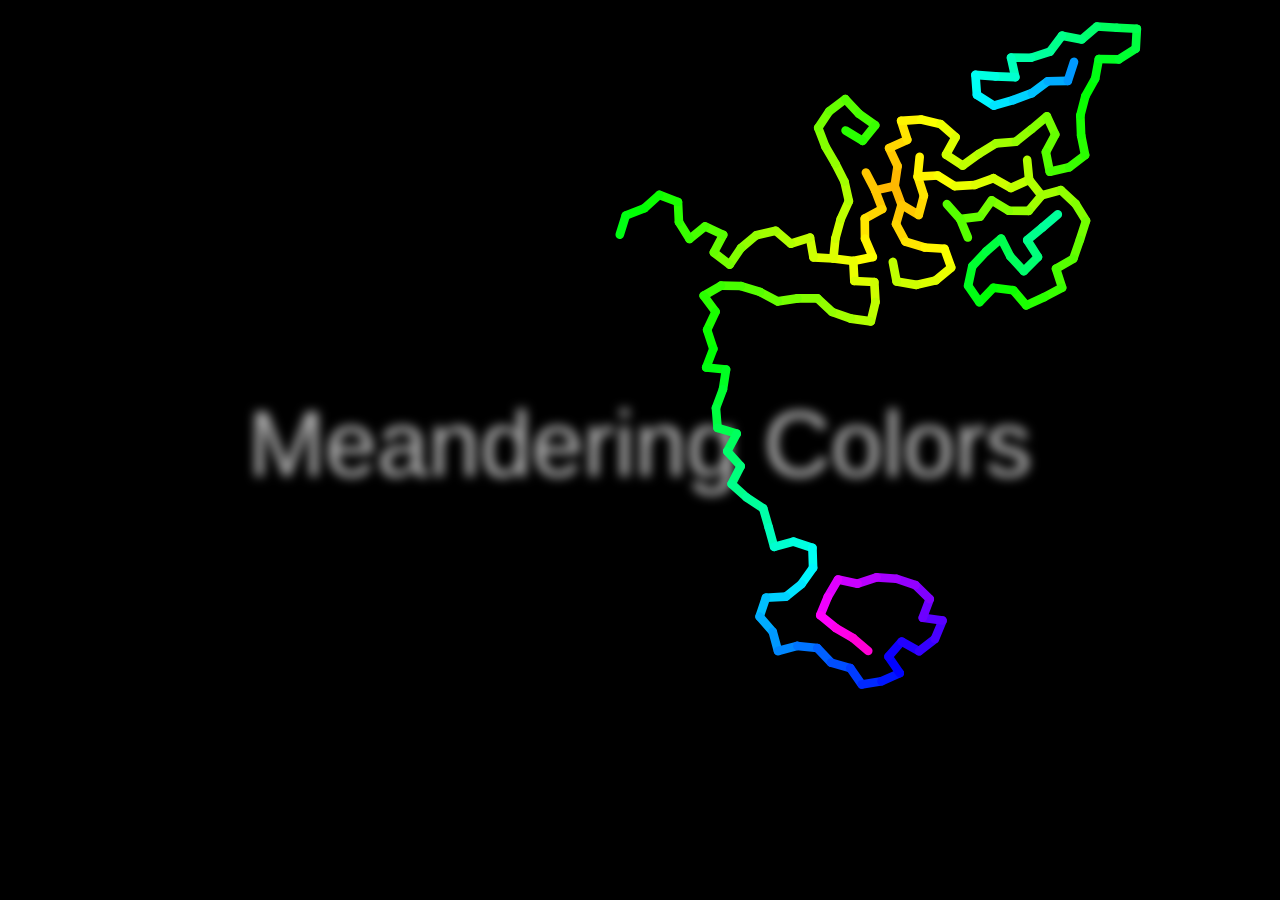
<file: Meandering Colors.html>
<!DOCTYPE html>
<!--
  Meandering Colors
  
  Created by: Grok and @justme_3k
  
  Date: March 06, 2025
  
  This code is being worked on by me and Grok.  Grok should read it in and the just say now what?
  
  Description:  This code generates a screen-filling, branching line pattern that starts from a random point in the middle 80% of the canvas, uses one of three random backtracking strategies, and fades colors based on depth. The pattern automatically restarts every 5 seconds or with the Enter key, creating a new unique design each time. Press S to cycle strategies manually during drawing, Tab to toggle debug info visibility.
  
  Code Format:    
    - Use 2-space tabs for indentation
    - Place a CR immediately after opening {
    - For code blocks with more than 2 lines inside curly braces, place a CR immediately before the opening {
    - 1 space after an opening ( and before a closing )
    - When printing out code blocks sections,
      - always use indentation as if in full code.
      - always give the line navigational of where the section starts
    - Always add this header back on      
-->
<html>
<head>
  <title>Meandering Colors</title>
  <style>
    body {
      margin: 0;
      padding: 0;
      overflow: hidden;
      background: black;
    }
    canvas {
      display: block;
    }
  </style>
</head>
<body>
  <canvas id="canvas"></canvas>
  <script>
  
    const canvas = document.getElementById( 'canvas' );
    const ctx = canvas.getContext( '2d' );

    function resizeCanvas() {
      canvas.width = window.innerWidth;
      canvas.height = window.innerHeight;
    }
    window.addEventListener( 'resize', resizeCanvas );
    resizeCanvas();
    
    const DISTANCE_RANGE_MIN = 2;
    const DISTANCE_RANGE_MAX = 35;

    let minDistance = 10;
    let maxDistance = 10;
    let bufferDistance = 10;
    let basePointsPerFrame = 5;
    let pointsPerFrame = 5;
    const maxAttemptsPerPoint = 12;

    let points = [ {
      x: canvas.width * 0.1 + Math.random() * ( canvas.width * 0.8 ),
      y: canvas.height * 0.1 + Math.random() * ( canvas.height * 0.8 ),
      attempts: 0,
      branches: [],
      depth: 0,
      weight: 0
    } ];
    let viablePoints = [ { index: 0, weight: 0 } ];
    let currentIndex = 0;
    let isDrawing = true;
    let isPaused = false; 
    let state = "Exploring";
    let maxDepth = 0;
    let doneStartTime = null; 
    let startTime = Date.now(); 
    let runningTime = 0; 
    let lastUpdateTime = Date.now(); 
    let initialPauseStart = Date.now(); 
    let isFirstLoad = true; 
    let backtrackStrategy = 2;
    let alternateDirection = true;
    let rectilinearMode = false;
    let showDebugInfo = false;
    let paramLock = false;
    let frameCount = 0;
    let lastFPSTime = Date.now();
    let fps = 0;
    let totalBranches = 0;

    // Lock variables for parameters
    let lockStrategy = false;
    let lockRectilinear = false;
    let lockColors = false;
    let lockSpeed = false;
    let lockDistance = false;

    const speedSettings = [
      { name: "One", multiplier: 1 / 3 },  
      { name: "Slow", multiplier: 1 / 3 },  
      { name: "Medium", multiplier: 1 },     
      { name: "Fast", multiplier: 3 },       
      { name: "Ultra", multiplier: 10 }      
    ];
    let currentSpeedIndex = 2;

    const huePointsList = [
      { name: "Red to Magenta", hues: [ 0, 300 ] },
      { name: "Magenta to Red", hues: [ 300, 0 ] },
      { name: "Yellow to Cyan", hues: [ 60, 180 ] },
      { name: "Blue to Red", hues: [ 240, 360 ] },
      { name: "Red-Green-Blue", hues: [ 0, 120, 240 ] },
      { name: "Blue-Green-Blue", hues: [ 240, 120, 240 ] },
      { name: "Orange-Teal-Purple", hues: [ 30, 150, 300 ] },      
      { name: "Green-Yellow-Red", hues: [ 120, 60, 0 ] },
      { name: "Cyan to Red", hues: [ 180, 360 ] },
      { name: "Pur-Cyan-YeloGrn", hues: [ 270, 180, 90 ] },
      { name: "Gr-P-Gr-P-Gr", hues: [ 120, 300, 120, 300, 120 ] }      
    ];
    let currentHueIndex = 0;
    let huePoints = huePointsList[ currentHueIndex ].hues;
    
    let hueOffset = 0;
    const twirlSpeeds = [
      { name: "Off", speed: 0 },
      { name: "Slow", speed: 0.1 },
      { name: "Medium", speed: 0.5 },
      { name: "Fast", speed: 1.5 }
    ];
    let currentTwirlIndex = 1;

    function distance( x1, y1, x2, y2 ) {
      return Math.sqrt( ( x2 - x1 ) ** 2 + ( y2 - y1 ) ** 2 );
    }

    function pointToLineDistance( px, py, x1, y1, x2, y2 ) {
      const dx = x2 - x1;
      const dy = y2 - y1;
      const mag = Math.sqrt( dx * dx + dy * dy );
      if ( mag === 0 ) return distance( px, py, x1, y1 );

      const t = Math.max( 0, Math.min( 1, ( ( px - x1 ) * dx + ( py - y1 ) * dy ) / ( mag * mag ) ) );
      const projX = x1 + t * dx;
      const projY = y1 + t * dy;
      return distance( px, py, projX, projY );
    }

    function linesIntersect( x1, y1, x2, y2, x3, y3, x4, y4 ) {
      const denominator = ( ( y4 - y3 ) * ( x2 - x1 ) ) - ( ( x4 - x3 ) * ( y2 - y1 ) );
      if ( denominator === 0 ) return false;

      const ua = ( ( ( x4 - x3 ) * ( y1 - y3 ) ) - ( ( y4 - y3 ) * ( x1 - x3 ) ) ) / denominator;
      const ub = ( ( ( x2 - x1 ) * ( y1 - y3 ) ) - ( ( y2 - y1 ) * ( x1 - x3 ) ) ) / denominator;

      return ( ua > 0 && ua < 1 && ub > 0 && ub < 1 );
    }

    function isValidSegment( currentX, currentY, newX, newY ) {
      if ( newX < bufferDistance || newX > canvas.width - bufferDistance || 
          newY < bufferDistance || newY > canvas.height - bufferDistance ) {
        return false;
      }

      for ( let i = 0; i < points.length - 1; i++ ) {
        for ( let j = 0; j < points[ i ].branches.length; j++ ) {
          const next = points[ i ].branches[ j ];
          if ( linesIntersect(
            points[ i ].x, points[ i ].y,
            next.x, next.y,
            currentX, currentY,
            newX, newY
          ) ) {
            return false;
          }
        }
      }
      if ( points.length > 0 ) {
        const lastPoint = points[ points.length - 1 ];
        for ( let j = 0; j < lastPoint.branches.length; j++ ) {
          const next = lastPoint.branches[ j ];
          if ( linesIntersect(
            lastPoint.x, lastPoint.y,
            next.x, next.y,
            currentX, currentY,
            newX, newY
          ) ) {
            return false;
          }
        }
      }

      for ( let i = 0; i < points.length - 1; i++ ) {
        for ( let j = 0; j < points[ i ].branches.length; j++ ) {
          const next = points[ i ].branches[ j ];
          const dist = pointToLineDistance( newX, newY, points[ i ].x, points[ i ].y, next.x, next.y );
          if ( dist < bufferDistance ) {
            return false;
          }
        }
      }
      if ( points.length > 0 ) {
        const lastPoint = points[ points.length - 1 ];
        for ( let j = 0; j < lastPoint.branches.length; j++ ) {
          const next = lastPoint.branches[ j ];
          const dist = pointToLineDistance( newX, newY, lastPoint.x, lastPoint.y, next.x, next.y );
          if ( dist < bufferDistance ) {
            return false;
          }
        }
      }
      return true;
    }

    function updatePoints() {
      if ( !isDrawing || isPaused ) return;

      let currentX = points[ currentIndex ].x;
      let currentY = points[ currentIndex ].y;
      let stepAttempts = 0;

      // Predefine angle options based on mode
      let angleOptions = [];
      if ( rectilinearMode ) {
        angleOptions = [ 0, Math.PI / 2, Math.PI, 3 * Math.PI / 2 ];
      } else {
        const minAngleDiff = ( 120 / maxAttemptsPerPoint ) * ( Math.PI / 180 ); // Convert 120/maxAttempts degrees to radians
        for ( let i = 0; i < maxAttemptsPerPoint; i++ ) {
          let newAngle;
          let isValid = false;
          let attempts = 0;
          const maxTries = 10; // Limit attempts to avoid infinite loop
          do {
            newAngle = Math.random() * 2 * Math.PI;
            isValid = angleOptions.every( existingAngle => {
              const diff = Math.abs( newAngle - existingAngle );
              const wrappedDiff = Math.min( diff, 2 * Math.PI - diff );
              return wrappedDiff >= minAngleDiff;
            } );
            attempts++;
          } while ( !isValid && attempts < maxTries );
          angleOptions.push( newAngle );
        }
      }
      // Shuffle the angle options
      for ( let i = angleOptions.length - 1; i > 0; i-- ) {
        const j = Math.floor( Math.random() * ( i + 1 ) );
        [ angleOptions[ i ], angleOptions[ j ] ] = [ angleOptions[ j ], angleOptions[ i ] ];
      }

      while ( stepAttempts < maxAttemptsPerPoint && stepAttempts < angleOptions.length ) {
        const angle = angleOptions[ stepAttempts ];
        const dist = minDistance + Math.random() * ( maxDistance - minDistance );
        const newX = currentX + Math.cos( angle ) * dist;
        const newY = currentY + Math.sin( angle ) * dist;

        if ( isValidSegment( currentX, currentY, newX, newY ) ) {
          const newDepth = points[ currentIndex ].depth + 1;
          points[ currentIndex ].branches.push( { x: newX, y: newY, attempts: 0, branches: [], depth: newDepth, weight: 0 } );
          totalBranches++;
          points[ currentIndex ].weight = points[ currentIndex ].branches.length;
          const viableEntry = viablePoints.find( vp => vp.index === currentIndex );
          if ( viableEntry ) viableEntry.weight = points[ currentIndex ].weight;
          currentIndex = points.length;
          points.push( { x: newX, y: newY, attempts: 0, branches: [], depth: newDepth, weight: 0 } );
          viablePoints.push( { index: currentIndex, weight: 0 } );
          maxDepth = Math.max( maxDepth, newDepth );
          state = "Exploring";
          return;
        }
        stepAttempts++;
        points[ currentIndex ].attempts++;
      }

      if ( points[ currentIndex ].attempts >= maxAttemptsPerPoint ) {
        viablePoints = viablePoints.filter( vp => vp.index !== currentIndex );

        if ( viablePoints.length > 0 ) {
          if ( backtrackStrategy === 0 ) {
            currentIndex = viablePoints[ viablePoints.length - 1 ].index;
            points[ currentIndex ].attempts = 0;
          } else if ( backtrackStrategy === 1 ) {
            currentIndex = viablePoints[ 0 ].index;
            points[ currentIndex ].attempts = 0;
          } else if ( backtrackStrategy === 2 ) {
            currentIndex = viablePoints[ alternateDirection ? viablePoints.length - 1 : 0 ].index;
            points[ currentIndex ].attempts = 0;
            alternateDirection = !alternateDirection;
          } else if ( backtrackStrategy === 3 ) {
            const randomIdx = Math.floor( Math.random() * viablePoints.length );
            currentIndex = viablePoints[ randomIdx ].index;
            points[ currentIndex ].attempts = 0;
          } else if ( backtrackStrategy === 4 ) {
            const bestPoint = viablePoints.reduce( ( best, curr ) => curr.weight > best.weight ? curr : best );
            currentIndex = bestPoint.index;
            points[ currentIndex ].attempts = 0;
          }
        } else {
          state = "Done";
          isDrawing = false;
        }
      }
    }

    function formatTime( milliseconds ) {
      const totalSeconds = Math.floor( milliseconds / 1000 );
      const hours = Math.floor( totalSeconds / 3600 );
      const minutes = Math.floor( ( totalSeconds % 3600 ) / 60 );
      const seconds = totalSeconds % 60;
      const paddedSeconds = String( seconds ).padStart( 2, '0' );
      if ( hours > 0 ) {
        const paddedMinutes = String( minutes ).padStart( 2, '0' );
        return `${ hours }:${ paddedMinutes }:${ paddedSeconds }`;
      } else if ( minutes > 0 ) {
        return `${ minutes }:${ paddedSeconds }`;
      } else {
        return `:${ paddedSeconds }`;
      }
    }

    function updateDebugInfo() {
      if ( !showDebugInfo ) return;

      const strategyNames = [ "Newest First", "Oldest First", "Alternating", "Random", "Best" ];
      
      ctx.font = '14px Arial';
      ctx.textAlign = 'left';
      ctx.textBaseline = 'top';
      
      ctx.fillStyle = 'rgba( 0, 0, 0, .9 )';
      ctx.shadowColor = 'rgba( 0, 0, 0, 1 )';
      ctx.shadowBlur = 3;
      ctx.shadowOffsetX = 1;
      ctx.shadowOffsetY = 1;
      const debugLines = [
        `${ state }${ isPaused ? " (Paused)" : "" }`,
        `Time: ${ formatTime( runningTime ) }`,
        `Points: ${ points.length } (${ viablePoints.length })`,
        `Current Index: ${ currentIndex }`,
        `Max Depth: ${ maxDepth }`,
        `Branches: ${ totalBranches }`,
        `Strategy${ lockStrategy ? '*' : '' }: ${ strategyNames[ backtrackStrategy ] }`,
        `Rectilinear${ lockRectilinear ? '*' : '' }: ${ rectilinearMode ? 'On' : 'Off' }`,
        `Colors${ lockColors ? '*' : '' }: ${ huePointsList[ currentHueIndex ].name }`,
        `Distance${ lockDistance ? '*' : '' }: ${ minDistance }>${ maxDistance }  ( ${ pointsPerFrame } )`,
        `Speed${ lockSpeed ? '*' : '' }: ${ speedSettings[ currentSpeedIndex ].name }`,
        `Twirl: ${ twirlSpeeds[ currentTwirlIndex ].name }`,
        `FPS: ${ fps.toFixed( 1 ) }`,
        `Param Lock: ${ paramLock ? 'On' : 'Off' }`
      ];
      ctx.fillStyle = 'white';
      debugLines.forEach( ( line, index ) => {
        ctx.fillText( line, 10, 10 + index * 16 );
      } );

      ctx.textAlign = 'right';
      const keyLines = [
        "Controls",
        "Tab: Toggle Debug",
        "Enter: Restart",
        "Shift+Enter: Soft Restart",
        "Space: Pause/Resume",
        "S: Cycle Strategy",
        "R: Toggle Rectilinear",
        "C: Cycle Colors",
        "Z: Cycle Speed",
        "T: Cycle Twirl",
        "D: Lock Distance",
        "L: Toggle Param Lock",
        "* Shift locks single param"
      ];
      ctx.fillStyle = 'white';
      keyLines.forEach( ( line, index ) => {
        ctx.fillText( line, canvas.width - 10, 10 + index * 16 );
      } );

      ctx.shadowBlur = 0;
      ctx.shadowOffsetX = 0;
      ctx.shadowOffsetY = 0;
    }

    function updateSpeed() {
      if ( speedSettings[ currentSpeedIndex ].name === "One" ) {
        pointsPerFrame = 1;
      } else {
        pointsPerFrame = Math.round( basePointsPerFrame * speedSettings[ currentSpeedIndex ].multiplier );
      }
    }

    function restart() {
      if ( paramLock ) {
        softRestart();
        return;
      }

      points = [ {
        x: canvas.width * 0.05 + Math.random() * ( canvas.width * 0.9 ),
        y: canvas.height * 0.05 + Math.random() * ( canvas.height * 0.9 ),
        attempts: 0,
        branches: [],
        depth: 0,
        weight: 0
      } ];
      viablePoints = [ { index: 0, weight: 0 } ];
      currentIndex = 0;
      isDrawing = true;
      state = "Exploring";
      maxDepth = 0;
      if ( !lockStrategy ) backtrackStrategy = Math.floor( Math.random() * 5 );
      alternateDirection = true;
      if ( !lockRectilinear ) rectilinearMode = Math.random() < 0.5;
      if ( !lockColors ) {
        currentHueIndex = Math.floor( Math.random() * huePointsList.length );
        huePoints = huePointsList[ currentHueIndex ].hues;
      }
      startTime = Date.now();
      runningTime = 0;
      lastUpdateTime = Date.now();
      isFirstLoad = false;
      isPaused = false;
      totalBranches = 0;
      
      if ( !lockDistance ) {
        const randomDistance = Math.floor( DISTANCE_RANGE_MIN + Math.random() * ( DISTANCE_RANGE_MAX - DISTANCE_RANGE_MIN ) );
        minDistance = randomDistance;
        maxDistance = randomDistance;
        if( (rectilinearMode && Math.random()<0.2) || Math.random()<0.4 ) { maxDistance *= Math.floor( 1 + Math.random() * 5 ); }
        bufferDistance = randomDistance-1;
        basePointsPerFrame = Math.floor( DISTANCE_RANGE_MAX + 3 - bufferDistance );
        updateSpeed();
      }
    }

    function softRestart() {
      points = [ {
        x: canvas.width * 0.1 + Math.random() * ( canvas.width * 0.8 ),
        y: canvas.height * 0.1 + Math.random() * ( canvas.height * 0.8 ),
        attempts: 0,
        branches: [],
        depth: 0,
        weight: 0
      } ];
      viablePoints = [ { index: 0, weight: 0 } ];
      currentIndex = 0;
      isDrawing = true;
      state = "Exploring";
      maxDepth = 0;
      doneStartTime = null;
      startTime = Date.now();
      runningTime = 0;
      lastUpdateTime = Date.now();
      isFirstLoad = false;
      isPaused = false;
      totalBranches = 0;
    }

    function mapHue( depth, maxDepth, hues ) {
      if ( maxDepth === 0 ) return hues[ 0 ];
      if ( hues.length === 1 ) return hues[ 0 ];

      const segmentCount = hues.length - 1;
      const normalizedDepth = depth / maxDepth;
      const segmentPosition = normalizedDepth * segmentCount;
      const segmentIndex = Math.floor( segmentPosition );
      const segmentFraction = segmentPosition - segmentIndex;

      let baseHue;
      if ( segmentIndex >= segmentCount ) {
        baseHue = hues[ segmentCount ];
      } else {
        const startHue = hues[ segmentIndex ];
        const endHue = hues[ segmentIndex + 1 ];
        baseHue = startHue + ( endHue - startHue ) * segmentFraction;
      }

      const hueRange = hues[ hues.length - 1 ] - hues[ 0 ];
      let finalHue = ( baseHue + hueOffset ) % 360;
      if ( finalHue < 0 ) finalHue += 360;
      return finalHue;
    }

    function draw() {
      ctx.fillStyle = 'black';
      ctx.fillRect( 0, 0, canvas.width, canvas.height );
      
      const initialElapsed = Date.now() - initialPauseStart;

      frameCount++;
      const currentTime = Date.now();
      if ( currentTime - lastFPSTime >= 1000 ) {
        fps = frameCount / ( ( currentTime - lastFPSTime ) / 1000 );
        frameCount = 0;
        lastFPSTime = currentTime;
      }

      if ( isFirstLoad && initialElapsed < 6000 ) {
        let progress = 0;
        let blur = 0;
        
        progress = ( initialElapsed ) / 6200;
        blur = progress * 20;
        
        const fontSize = 120 - ( 100 * progress );
        const opacity = 1 - progress;
        ctx.font = `${ fontSize }px Arial`;
        ctx.fillStyle = `rgba( 255, 255, 255, ${ opacity } )`;
        ctx.filter = `blur( ${ blur }px )`;
        ctx.textAlign = 'center';
        ctx.textBaseline = 'middle';
        ctx.fillText( 'Meandering Colors', canvas.width / 2, canvas.height / 2 );
        ctx.filter = 'none';
      }

      if ( !isFirstLoad || initialElapsed >= 1000 ) {
        ctx.lineWidth = bufferDistance / 2.2;
        for ( let i = 0; i < points.length; i++ ) {
          for ( let j = 0; j < points[ i ].branches.length; j++ ) {
            const next = points[ i ].branches[ j ];
            const hue = mapHue( next.depth, maxDepth, huePoints );
            ctx.beginPath();
            ctx.strokeStyle = `hsl( ${ hue }, 100%, 50% )`;
            ctx.lineCap = next.branches.length === 0 ? 'round' : 'butt';
            ctx.moveTo( points[ i ].x, points[ i ].y );
            ctx.lineTo( next.x, next.y );
            ctx.stroke();
          }
        }
      }

      updateDebugInfo();

      requestAnimationFrame( draw );
    }

    function updateLoop() {
      const currentTime = Date.now();
      const deltaTime = currentTime - lastUpdateTime;

      hueOffset += twirlSpeeds[ currentTwirlIndex ].speed * ( deltaTime / 16.67 ); // Normalized to 60fps
      if ( hueOffset >= 360 ) hueOffset -= 360;
      if ( hueOffset < 0 ) hueOffset += 360;

      if ( !isPaused && state !== "Done" ) {
        runningTime += deltaTime;
      }

      if ( !isFirstLoad || ( Date.now() - initialPauseStart >= 1000 ) ) {
        if ( isDrawing && !isPaused ) {
          if ( viablePoints.length === 0 ) {
            state = "Done";
            isDrawing = false;
          } else {
            for ( let i = 0; i < pointsPerFrame; i++ ) {
              updatePoints();
            }
          }
        }

        if ( !isPaused ) {
          if ( state === "Done" && doneStartTime === null ) {
            doneStartTime = Date.now();
          }
          if ( doneStartTime !== null ) {
            const elapsed = Date.now() - doneStartTime;
            if ( elapsed >= 3000 ) {
              restart();
              doneStartTime = null;
            }
          }
        }
      }

      lastUpdateTime = currentTime;
      requestAnimationFrame( updateLoop );
    }

    document.addEventListener( 'keydown', ( event ) => {
      if ( event.key === 'Tab' ) {
        event.preventDefault();
        showDebugInfo = !showDebugInfo;
      } else if ( event.key === 'Enter' ) {
        event.preventDefault();
        if ( event.shiftKey ) {
          softRestart();
        } else {
          restart();
        }
        doneStartTime = null;
      } else if ( event.key === 's' || event.key === 'S' ) {
        event.preventDefault();
        if ( event.shiftKey ) {
          lockStrategy = !lockStrategy;
        } else {
          backtrackStrategy = ( backtrackStrategy + 1 ) % 5;
          alternateDirection = true;
        }
      } else if ( event.key === 'r' || event.key === 'R' ) {
        event.preventDefault();
        if ( event.shiftKey ) {
          lockRectilinear = !lockRectilinear;
        } else {
          rectilinearMode = !rectilinearMode;
        }
      } else if ( event.key === 'c' || event.key === 'C' ) {
        event.preventDefault();
        if ( event.shiftKey ) {
          lockColors = !lockColors;
        } else {
          currentHueIndex = ( currentHueIndex + 1 ) % huePointsList.length;
          huePoints = huePointsList[ currentHueIndex ].hues;
        }
      } else if ( event.key === 'z' || event.key === 'Z' ) {
        event.preventDefault();
        if ( event.shiftKey ) {
          lockSpeed = !lockSpeed;
        } else {
          currentSpeedIndex = ( currentSpeedIndex + 1 ) % speedSettings.length;
          updateSpeed();
        }
      } else if ( event.key === 't' || event.key === 'T' ) {
        event.preventDefault();
        currentTwirlIndex = ( currentTwirlIndex + 1 ) % twirlSpeeds.length;
      } else if ( event.key === 'd' || event.key === 'D' ) {
        if ( event.shiftKey ) {
          event.preventDefault();
          lockDistance = !lockDistance;
        }
      } else if ( event.key === ' ' ) {
        event.preventDefault();
        isPaused = !isPaused;
      } else if ( event.key === 'l' || event.key === 'L' ) {
        event.preventDefault();
        paramLock = !paramLock;
      }
    } );
    
    restart();
    isFirstLoad = true;
    requestAnimationFrame( draw );
    requestAnimationFrame( updateLoop );
  </script>
</body>
</html>
</file>
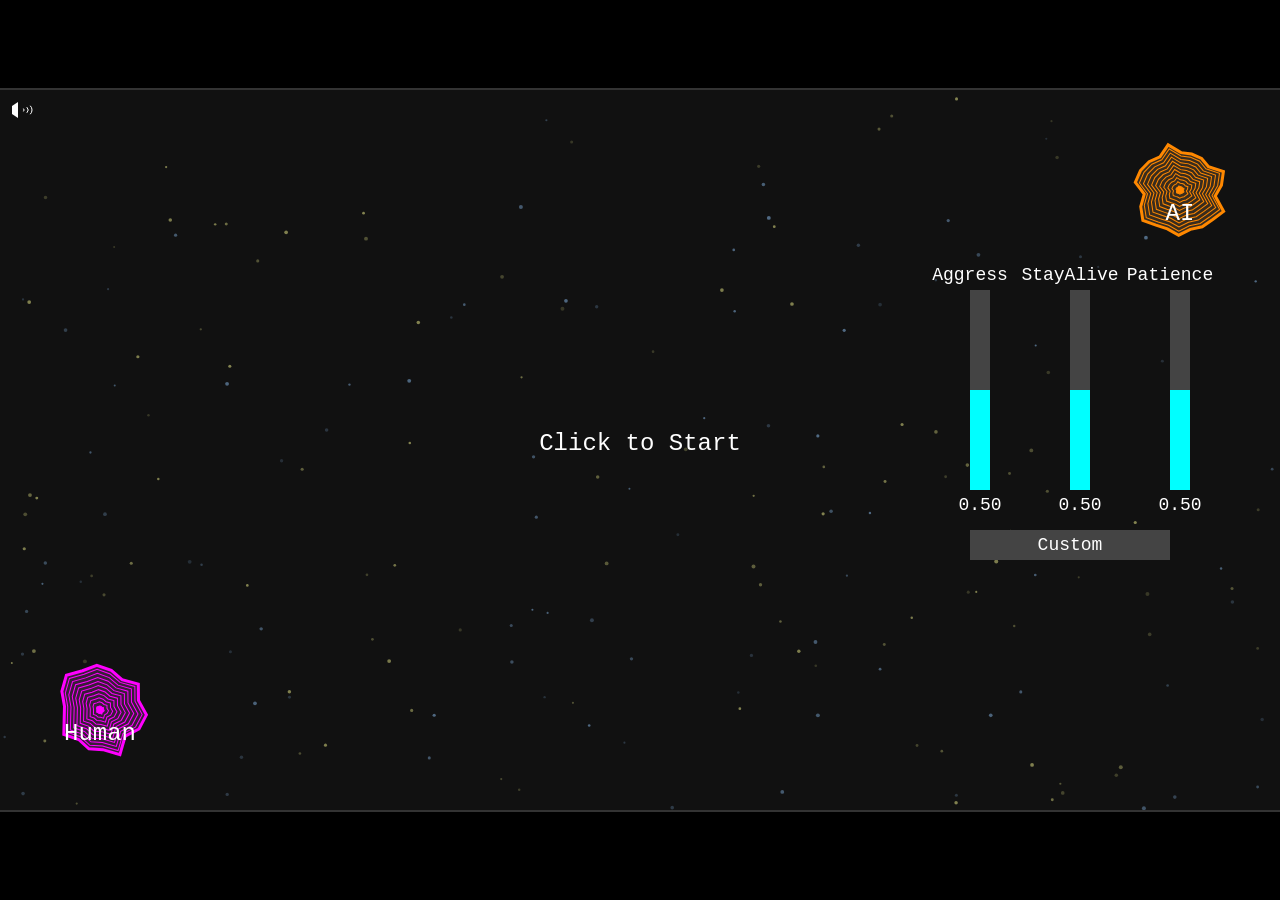
<file: War of the Planetoids.html>
<!DOCTYPE html>
<html lang="en">
<!--
*** Grok Doc ***
Attention Grok: Please read and follow these instructions when this HTML file is uploaded in a future session:

Instructions:
  1. Always add the Grok Doc back into the HTML output as a header comment.
  2. Review the current state of the game "Planet Link."
  3. Be prepared to suggest or implement new features based on my next requests.
  4. Maintain the existing mechanics (two base planets, scattered resource planets, vector style) unless I specify changes.
  5. Keep track of the current settings (e.g., planet positions, sizes) for reference.
  6. Await my specific instructions before making any modifications.
  7. Do not print out any of the code after modifications unless explicitly asked to.
  8. The user is a highly experienced JavaScript developer, so responses can use in-depth coding language and ideas, assuming a strong understanding of technical concepts.
  9. Never print the full code after a change unless explicitly instructed with 'print it'.
  11. When asked about names and values, show the actual names and values from the code, not just conceptual information.
  12. When done with 'print it', tell me how long it took in minutes and seconds.

*** Commands ***
  - "print it": Only print the full HTML code into a doc block when I say this (instructed on February 22, 2025).
  - "to grok doc": add the newly given command or instructions to the Grok Doc.
  
-->
<head>
  <meta charset="UTF-8">
  <title>War of the Planetoids</title>
  <style>
    body {
      margin: 0;
      display: flex;
      justify-content: center;
      align-items: center;
      height: 100vh;
      background-color: #000000;
    }
    #gameCanvas {
      border: 2px solid #333;
      cursor: default;
    }
  </style>
</head>
<body>
  <canvas id="gameCanvas" width="1280" height="720"></canvas>
  <script>
    const canvas = document.getElementById("gameCanvas");
    const ctx = canvas.getContext("2d");
    const audioCtx = new (window.AudioContext || window.webkitAudioContext)();
    const masterGain = audioCtx.createGain();
    masterGain.connect(audioCtx.destination);

    const GAME_WIDTH = 1280;
    const GAME_HEIGHT = 720;
    const MIN_PLANET_DISTANCE = 50;
    const INITIAL_SHIP_QUANTITY = 6;
    const NOMINAL_SHIP_SPEED = 1.5;
    const SHIP_CREATE_HOLD_TIME = 360;
    const PLANET_LAUNCH_SIZE_INCREASE = 10;
    const PLANET_LAUNCH_ANIMATION_DURATION = 600;
    const NOMINAL_RESOURCE_LAUNCH = 240;
    const DESIRED_RESOURCE_PLANETS = 8;
    let isMuted = false;

    const shipCosts = {
      enemyBase: { Fuel: 1, Produce: 1, Metal: 2 },
      healBase: { Fuel: 1, Produce: 2, Metal: 1 },
      resourcePlanet: { Fuel: 1, Produce: 1, Metal: 1 }
    };

    function shadeColor(baseColor, shadeColor) {
      const base = parseInt(baseColor.slice(1), 16);
      const shade = parseInt(shadeColor.slice(1), 16);
      const r = Math.floor(((base >> 16) & 255) * 0.9 + ((shade >> 16) & 255) * 0.1);
      const g = Math.floor(((base >> 8) & 255) * 0.9 + ((shade >> 8) & 255) * 0.1);
      const b = Math.floor((base & 255) * 0.9 + (shade & 255) * 0.1);
      return `#${r.toString(16).padStart(2, '0')}${g.toString(16).padStart(2, '0')}${b.toString(16).padStart(2, '0')}`;
    }

    function playBeep(frequency, duration, type = 'square', volume = 0.1) {
      const oscillator = audioCtx.createOscillator();
      const gainNode = audioCtx.createGain();
      
      oscillator.type = type;
      oscillator.frequency.value = frequency;
      gainNode.gain.value = volume;
      
      oscillator.connect(gainNode);
      gainNode.connect(masterGain);
      
      oscillator.start(audioCtx.currentTime);
      oscillator.stop(audioCtx.currentTime + duration / 1000);
    }

    function playBaseHitBoom() {
      const oscillator = audioCtx.createOscillator();
      const gainNode = audioCtx.createGain();
      
      oscillator.type = 'sine';
      oscillator.frequency.value = 100;
      gainNode.gain.setValueAtTime(0.15, audioCtx.currentTime);
      gainNode.gain.linearRampToValueAtTime(0, audioCtx.currentTime + 0.5);
      
      oscillator.connect(gainNode);
      gainNode.connect(masterGain);
      
      oscillator.start(audioCtx.currentTime);
      oscillator.stop(audioCtx.currentTime + 0.5);
    }

    function playBaseAttackTrill() {
      playBeep(100, 100, 'sine', 0.15);
      setTimeout(() => playBeep(200, 100, 'sine', 0.15), 100);
      setTimeout(() => playBeep(300, 100, 'sine', 0.15), 200);
      setTimeout(() => playBeep(400, 100, 'sine', 0.15), 300);
    }

    function playChiptuneNoise(duration, volume = 0.1, pitchSweep = null) {
      const sampleRate = audioCtx.sampleRate;
      const length = Math.floor(sampleRate * (duration / 1000));
      const buffer = audioCtx.createBuffer(1, length, sampleRate);
      const data = buffer.getChannelData(0);

      for (let i = 0; i < length; i++) {
        data[i] = (Math.random() * 2) - 1;
      }

      const source = audioCtx.createBufferSource();
      const gainNode = audioCtx.createGain();
      source.buffer = buffer;
      gainNode.gain.value = volume;

      source.connect(gainNode);
      gainNode.connect(masterGain);

      if (pitchSweep) {
        source.playbackRate.value = pitchSweep.start;
        source.playbackRate.linearRampToValueAtTime(pitchSweep.end, audioCtx.currentTime + duration / 1000);
      }

      source.start(audioCtx.currentTime);
      source.stop(audioCtx.currentTime + duration / 1000);
    }

    function playVictoryFanfare() {
      playBeep(523.25, 200, 'square', 0.2);
      setTimeout(() => playBeep(659.25, 200, 'square', 0.2), 200);
      setTimeout(() => playBeep(783.99, 300, 'square', 0.2), 400);
      setTimeout(() => playBeep(1046.50, 400, 'square', 0.2), 700);
    }

    function playNoResourcesTrill() {
      playBeep(300, 100, 'square', 0.1);
      setTimeout(() => playBeep(150, 200, 'square', 0.1), 100);
    }

    function playSpeedBoostTrill(boostCount) {
      const basePitch = 400 + (boostCount - 1) * 100;
      playBeep(basePitch, 100, 'square', 0.1);
      setTimeout(() => playBeep(basePitch + 100, 100, 'square', 0.1), 100);
    }

    let ambientOscillators = [];
    let ambientGainNodes = [];
    let ambientTimeout = null;

    function startAmbientSounds() {
      const frequencies = [65.41, 77.78, 98.00];
      function playCycle() {
        if (isPaused || gameOver) return;

        ambientOscillators = [];
        ambientGainNodes = [];

        let oscillator1 = audioCtx.createOscillator();
        let gainNode1 = audioCtx.createGain();
        oscillator1.type = 'square';
        oscillator1.frequency.value = frequencies[0];
        gainNode1.gain.setValueAtTime(0.02, audioCtx.currentTime);
        gainNode1.gain.linearRampToValueAtTime(0, audioCtx.currentTime + 0.1);
        oscillator1.connect(gainNode1);
        gainNode1.connect(masterGain);
        oscillator1.start(audioCtx.currentTime);
        oscillator1.stop(audioCtx.currentTime + 0.1);
        ambientOscillators.push(oscillator1);
        ambientGainNodes.push(gainNode1);

        let oscillator2 = audioCtx.createOscillator();
        let gainNode2 = audioCtx.createGain();
        oscillator2.type = 'square';
        oscillator2.frequency.value = frequencies[1];
        gainNode2.gain.setValueAtTime(0.02, audioCtx.currentTime + 0.15);
        gainNode2.gain.linearRampToValueAtTime(0, audioCtx.currentTime + 0.25);
        oscillator2.connect(gainNode2);
        gainNode2.connect(masterGain);
        oscillator2.start(audioCtx.currentTime + 0.15);
        oscillator2.stop(audioCtx.currentTime + 0.25);
        ambientOscillators.push(oscillator2);
        ambientGainNodes.push(gainNode2);

        let oscillator3 = audioCtx.createOscillator();
        let gainNode3 = audioCtx.createGain();
        oscillator3.type = 'square';
        oscillator3.frequency.value = frequencies[2];
        gainNode3.gain.setValueAtTime(0.02, audioCtx.currentTime + 0.3);
        gainNode3.gain.linearRampToValueAtTime(0, audioCtx.currentTime + 0.4);
        oscillator3.connect(gainNode3);
        gainNode3.connect(masterGain);
        oscillator3.start(audioCtx.currentTime + 0.3);
        oscillator3.stop(audioCtx.currentTime + 0.4);
        ambientOscillators.push(oscillator3);
        ambientGainNodes.push(gainNode3);

        ambientTimeout = setTimeout(playCycle, 400);
      }
      playCycle();
    }

    let backgroundOscillator = null;
    let backgroundGainNode = null;
    let backgroundTimeout = null;

    function playBackgroundMusic() {
      if (isPaused) return;

      const minorKeys = [
        [32.70, 36.71, 38.89, 43.65, 49.00, 51.91, 58.27, 65.41],
        [34.65, 38.89, 41.20, 46.25, 51.91, 55.00, 61.74, 65.41],
        [36.71, 41.20, 43.65, 49.00, 55.00, 58.27, 65.41, 261.63],
        [38.89, 43.65, 46.25, 51.91, 58.27, 61.74, 65.41, 311.13],
        [41.20, 46.25, 49.00, 55.00, 61.74, 65.41, 329.63]
      ];
      const key = minorKeys[Math.floor(Math.random() * minorKeys.length)];
      const note = key[Math.floor(Math.random() * key.length)];
      
      backgroundOscillator = audioCtx.createOscillator();
      backgroundGainNode = audioCtx.createGain();
      backgroundOscillator.type = 'sine';
      backgroundOscillator.frequency.value = note;
      const duration = Math.random() < 0.3 ? 4 : 2;
      backgroundGainNode.gain.setValueAtTime(0.05, audioCtx.currentTime);
      backgroundGainNode.gain.linearRampToValueAtTime(0, audioCtx.currentTime + duration);
      
      backgroundOscillator.connect(backgroundGainNode);
      backgroundGainNode.connect(masterGain);
      
      backgroundOscillator.start(audioCtx.currentTime);
      backgroundOscillator.stop(audioCtx.currentTime + duration);
      
      const baseDelay = 4000 + Math.random() * 2000;
      const pause = Math.random() < 0.5 ? 1000 + Math.random() * 2000 : 0;
      backgroundTimeout = setTimeout(playBackgroundMusic, baseDelay + pause);
    }

    function drawShip(x, y, rotation = 0, showFlame = false, scale = 1.2, target = null, player = null) {
      ctx.save();
      ctx.translate(x, y);
      ctx.rotate(rotation);
      ctx.scale(scale, scale);

      const isBaseAttack = target instanceof BasePlanet && target.player !== player;
      const fillColor = shadeColor("#222222", "#CCCCCC");

      if (isBaseAttack) {
        ctx.beginPath();
        ctx.moveTo(6, 0);
        ctx.lineTo(-6, -4);
        ctx.lineTo(-6, 4);
        ctx.closePath();
        ctx.fillStyle = fillColor;
        ctx.fill();
        ctx.strokeStyle = "#CCCCCC";
        ctx.lineWidth = 1;
        ctx.stroke();

        ctx.save();
        ctx.scale(0.8, 0.8);
        ctx.translate(8 / 0.8, 0);
        ctx.beginPath();
        ctx.moveTo(6, 0);
        ctx.lineTo(-6, -4);
        ctx.lineTo(-6, 4);
        ctx.closePath();
        ctx.fillStyle = fillColor;
        ctx.fill();
        ctx.strokeStyle = "#CCCCCC";
        ctx.lineWidth = 1;
        ctx.stroke();
        ctx.restore();

        if (showFlame) {
          ctx.beginPath();
          ctx.moveTo(-7.2, -2.4);
          ctx.lineTo(-12, 0);
          ctx.lineTo(-7.2, 2.4);
          ctx.strokeStyle = "#FF8800";
          ctx.stroke();
        }
      } else {
        ctx.beginPath();
        ctx.moveTo(6, 0);
        ctx.lineTo(-6, -4);
        ctx.lineTo(-6, 4);
        ctx.closePath();
        ctx.fillStyle = fillColor;
        ctx.fill();
        ctx.strokeStyle = "#CCCCCC";
        ctx.lineWidth = 1;
        ctx.stroke();

        if (showFlame) {
          ctx.beginPath();
          ctx.moveTo(-7.2, -2.4);
          ctx.lineTo(-12, 0);
          ctx.lineTo(-7.2, 2.4);
          ctx.strokeStyle = "#FF8800";
          ctx.stroke();
        }
      }

      ctx.restore();
    }

    class PlanetFragment {
      constructor(x, y, radius, angle, speed, rotationSpeed, color) {
        this.x = x;
        this.y = y;
        this.radius = radius;
        this.angle = angle;
        this.speed = speed;
        this.rotationSpeed = rotationSpeed || 0;
        this.opacity = 1;
        this.rotation = 0;
        this.color = shadeColor(color, "#444444");
      }

      update() {
        this.x += Math.cos(this.angle) * this.speed;
        this.y += Math.sin(this.angle) * this.speed;
        this.rotation += this.rotationSpeed;
        this.opacity -= 0.02;
      }

      draw() {
        if (this.opacity <= 0) return;
        ctx.save();
        ctx.translate(this.x, this.y);
        ctx.rotate(this.rotation);
        ctx.beginPath();
        ctx.arc(0, 0, this.radius, 0, Math.PI * 2);
        ctx.strokeStyle = `${this.color}${Math.floor(this.opacity * 255).toString(16).padStart(2, '0')}`;
        ctx.lineWidth = 2;
        ctx.stroke();
        ctx.restore();
      }
    }

    class BasePlanet {
      constructor(x, y, radius, color, mass, player) {
        this.x = x;
        this.y = y;
        this.radius = radius;
        this.color = color;
        this.mass = mass;
        this.player = player;
        this.resources = { Fuel: 0, Produce: 0, Metal: 0 };
        this.shapePoints = this.generateShapePoints();
        this.rotation = Math.random() * Math.PI * 2;
        this.health = 10;
        this.destroyed = false;
        this.resourceAnimations = [];
        this.resourceTimer = 0;
        this.boostIndicators = [];
        this.launchAnimation = { active: false, startTime: null, scale: 1 };
      }

      generateShapePoints() {
        const points = [];
        const numPoints = 18 + Math.floor(Math.random() * 5);
        for (let i = 0; i < numPoints; i++) {
          const angle = (i / numPoints) * Math.PI * 2;
          const variance = 0.7 + Math.random() * 0.3;
          const r = this.radius * variance;
          points.push({ x: Math.cos(angle) * r, y: Math.sin(angle) * r });
        }
        return points;
      }

      useResource(resource, amount = 1) {
        if (this.resources[resource] >= amount) {
          this.resources[resource] -= amount;
          const index = Object.keys(this.resources).indexOf(resource);
          const boxWidth = 6;
          const boxHeight = 11;
          const boxSpacing = 6;
          const startX = this.player === 1 ? 15 : GAME_WIDTH - 15;
          const startY = this.player === 1 ? this.y + this.radius + 5 : this.y - this.radius - 5 - (3 * (boxHeight + boxSpacing) - boxSpacing);
          const x = this.player === 1 ? startX + (this.resources[resource] * (boxWidth + 2)) : startX - ((this.resources[resource] + 1) * (boxWidth + 2));
          const y = startY + index * (boxHeight + boxSpacing);
          this.resourceAnimations.push({ resource, x, y, timer: 20, scale: 1.5, opacity: 1 });
        }
      }

      update() {
        if (!this.destroyed) {
          this.rotation += 0.005;
          this.resourceAnimations.forEach(anim => {
            anim.timer -= 1;
            anim.scale = 1.5 - (anim.timer / 20) * 0.5;
            anim.opacity = anim.timer / 20;
          });
          this.resourceAnimations = this.resourceAnimations.filter(anim => anim.timer > 0);

          this.resourceTimer += 1;
          if (this.resourceTimer >= 420) {
            this.resources.Fuel += 1;
            this.resources.Produce += 1;
            this.resources.Metal += 1;
            playChiptuneNoise(288, 0.15, { start: 2.0, end: 3.0 });
            this.resourceTimer = 0;
          }

          this.boostIndicators.forEach(ind => ind.opacity -= 0.02);
          this.boostIndicators = this.boostIndicators.filter(ind => ind.opacity > 0);

          if (this.launchAnimation.active) {
            const elapsed = Date.now() - this.launchAnimation.startTime;
            const progress = Math.min(elapsed / PLANET_LAUNCH_ANIMATION_DURATION, 1);
            this.launchAnimation.scale = 1 + (PLANET_LAUNCH_SIZE_INCREASE / this.radius) * (1 - progress);
            if (progress >= 1) {
              this.launchAnimation.active = false;
              this.launchAnimation.scale = 1;
            }
          }
        }
      }

      draw() {
        if (this.destroyed) return;

        ctx.save();
        ctx.translate(this.x, this.y);
        ctx.rotate(this.rotation);
        ctx.scale(this.launchAnimation.scale, this.launchAnimation.scale);

        ctx.beginPath();
        ctx.moveTo(this.shapePoints[0].x, this.shapePoints[0].y);
        for (let i = 1; i < this.shapePoints.length; i++) {
          ctx.lineTo(this.shapePoints[i].x, this.shapePoints[i].y);
        }
        ctx.closePath();
        ctx.fillStyle = shadeColor("#222222", this.color);
        ctx.fill();
        ctx.strokeStyle = this.color;
        ctx.lineWidth = 3;
        ctx.stroke();

        if (this.health > 0) {
          const maxHealth = 10;
          const numRings = this.health;
          const maxSteps = maxHealth + 1;
          for (let i = 0; i < numRings; i++) {
            const scale = (i + 1) / maxSteps;
            ctx.beginPath();
            ctx.moveTo(this.shapePoints[0].x * scale, this.shapePoints[0].y * scale);
            for (let j = 1; j < this.shapePoints.length; j++) {
              ctx.lineTo(this.shapePoints[j].x * scale, this.shapePoints[j].y * scale);
            }
            ctx.closePath();
            ctx.strokeStyle = this.player === 1 ? "#FF00FF" : "#FF8800";
            ctx.lineWidth = 1;
            ctx.stroke();
            if (i === 0) {
              ctx.fillStyle = this.player === 1 ? "#FF00FF" : "#FF8800";
              ctx.fill();
            }
          }
        }
        ctx.restore();

        if (gameStarted) {
          const barWidth = 12;
          const barHeight = 40;
          const barX = this.player === 1 ? ((this.x - this.radius) / 2 - barWidth / 2) : ((this.x + this.radius + GAME_WIDTH) / 2 - barWidth / 2);
          const barY = this.y - barHeight / 2;
          const fillHeight = (this.resourceTimer / 420) * barHeight;
          const t = this.resourceTimer / 420;
          const r = Math.floor(68 + (221 - 68) * t);
          const g = Math.floor(68 + (221 - 68) * t);
          const b = Math.floor(68 + (221 - 68) * t);
          const fillColor = `#${r.toString(16).padStart(2, '0')}${g.toString(16).padStart(2, '0')}${b.toString(16).padStart(2, '0')}`;
          
          ctx.fillStyle = "#444444";
          ctx.fillRect(barX, barY, barWidth, barHeight);
          ctx.fillStyle = fillColor;
          ctx.fillRect(barX, barY + barHeight - fillHeight, barWidth, fillHeight);

          const boxWidth = 6;
          const boxHeight = 11;
          const boxSpacing = 6;
          const resourceColors = { Fuel: "#FFD700", Produce: "#00FF00", Metal: "#00FFFF" };
          const resourceDarkColors = { 
            Fuel: "#806B00",
            Produce: "#007F00",
            Metal: "#007F7F"
          };
          const resourceLabels = { Fuel: "F", Produce: "P", Metal: "M" };
          const resourceKeys = Object.keys(this.resources);

          if (this.player === 1) {
            const startX = 15;
            const startY = this.y + this.radius + 5;
            resourceKeys.forEach((res, i) => {
              const labelX = startX - 5;
              const labelY = startY + i * (boxHeight + boxSpacing) + boxHeight / 2 + 3;
              ctx.font = "12px 'Courier New'";
              ctx.fillStyle = "#FFFFFF";
              ctx.textAlign = "right";
              ctx.fillText(resourceLabels[res], labelX, labelY);

              for (let j = 0; j < this.resources[res]; j++) {
                const x = startX + j * (boxWidth + 2);
                const y = startY + i * (boxHeight + boxSpacing);
                ctx.fillStyle = resourceDarkColors[res];
                ctx.beginPath();
                ctx.roundRect(x, y, boxWidth, boxHeight, 2);
                ctx.fill();
                ctx.strokeStyle = resourceColors[res];
                ctx.lineWidth = 1;
                ctx.stroke();
              }
            });
          } else {
            const startX = GAME_WIDTH - 15;
            const startY = this.y - this.radius - 5 - (resourceKeys.length * (boxHeight + boxSpacing) - boxSpacing);
            resourceKeys.forEach((res, i) => {
              const labelX = startX + 5;
              const labelY = startY + i * (boxHeight + boxSpacing) + boxHeight / 2 + 3;
              ctx.font = "12px 'Courier New'";
              ctx.fillStyle = "#FFFFFF";
              ctx.textAlign = "left";
              ctx.fillText(resourceLabels[res], labelX, labelY);

              for (let j = 0; j < this.resources[res]; j++) {
                const x = startX - (j + 1) * (boxWidth + 2);
                const y = startY + i * (boxHeight + boxSpacing);
                ctx.fillStyle = resourceDarkColors[res];
                ctx.beginPath();
                ctx.roundRect(x, y, boxWidth, boxHeight, 2);
                ctx.fill();
                ctx.strokeStyle = resourceColors[res];
                ctx.lineWidth = 1;
                ctx.stroke();
              }
            });
          }

          this.resourceAnimations.forEach(anim => {
            ctx.save();
            ctx.translate(anim.x + boxWidth / 2, anim.y + boxHeight / 2);
            ctx.scale(anim.scale, anim.scale);
            ctx.fillStyle = `${resourceColors[anim.resource]}${Math.floor(anim.opacity * 255).toString(16).padStart(2, '0')}`;
            ctx.fillRect(-boxWidth / 2, -boxHeight / 2, boxWidth, boxHeight);
            ctx.restore();
          });

          this.boostIndicators.forEach((ind, i) => {
            ctx.save();
            ctx.translate(ind.x, ind.y);
            ctx.fillStyle = "#FFFFCC";
            ctx.strokeStyle = "#000000";
            ctx.lineWidth = 1;
            ctx.beginPath();
            ctx.moveTo(-6, 0);
            ctx.lineTo(6, 0);
            ctx.moveTo(0, -6);
            ctx.lineTo(0, 6);
            ctx.fill();
            ctx.stroke();
            ctx.globalAlpha = ind.opacity;
            ctx.restore();
          });
        }
      }

      triggerLaunchAnimation() {
        this.launchAnimation.active = true;
        this.launchAnimation.startTime = Date.now();
      }
    }

    class ResourcePlanet {
      constructor(x, y, radius, color, mass, resource, quantity) {
        this.x = x;
        this.y = y;
        this.radius = radius;
        this.color = color;
        this.mass = mass;
        this.resource = resource;
        this.quantity = quantity;
        this.player1Ships = 0;
        this.player2Ships = 0;
        this.shapePoints = this.generateShapePoints();
        this.rotation = Math.random() * Math.PI * 2;
        this.launchTimer = NOMINAL_RESOURCE_LAUNCH;
        this.boostIndicators = [];
        this.launchAnimation = { active: false, startTime: null, scale: 1 };
      }

      generateShapePoints() {
        const points = [];
        const numPoints = 8 + Math.floor(Math.random() * 4);
        for (let i = 0; i < numPoints; i++) {
          const angle = (i / numPoints) * Math.PI * 2;
          const variance = 0.7 + Math.random() * 0.3;
          const r = this.radius * variance;
          points.push({ x: Math.cos(angle) * r, y: Math.sin(angle) * r });
        }
        return points;
      }

      update() {
        this.rotation += 0.005;
        if (this.quantity <= 0 && this.resource !== "None") {
          this.resource = "None";
          this.color = resources[0].color;
          for (let i = 0; i < 5; i++) {
            const angle = Math.random() * Math.PI * 2;
            const speed = 1 + Math.random() * 2;
            const rotationSpeed = (Math.random() - 0.5) * 0.1;
            destroyedPlanetFragments.push(new PlanetFragment(this.x, this.y, 5 + Math.random() * 5, angle, speed, rotationSpeed, this.color));
          }
          const index = resourcePlanets.indexOf(this);
          if (index > -1) resourcePlanets.splice(index, 1);

          const delay = 5000 + Math.random() * 3000;
          planetReplacementQueue.push({ x: this.x, y: this.y, timer: delay });
        }
        if (this.quantity > 0 && (this.player1Ships > this.player2Ships || this.player2Ships > this.player1Ships)) {
          this.launchTimer -= 1;
          if (this.launchTimer <= 0) {
            const dominantPlayer = this.player1Ships > this.player2Ships ? 1 : 2;
            const targetBase = basePlanets.find(b => b.player === dominantPlayer && !b.destroyed);
            if (targetBase) {
              this.quantity -= 1;
              this.triggerLaunchAnimation();
              const angle = Math.atan2(targetBase.y - this.y, targetBase.x - this.x);
              const startX = this.x + Math.cos(angle) * this.radius;
              const startY = this.y + Math.sin(angle) * this.radius;
              const dominantCount = Math.max(this.player1Ships, this.player2Ships);
              const otherCount = Math.min(this.player1Ships, this.player2Ships);
              const shipDifference = dominantCount - otherCount;
              const speed = NOMINAL_SHIP_SPEED * (1 + shipDifference * 0.1);
              resourceShips.push(new ResourceShip(startX, startY, targetBase.x, targetBase.y, this.color, this.resource, dominantPlayer, speed));
              playChiptuneNoise(288, 0.05, { start: 1.0, end: 1.2 });

              const launchReductionFactor = 1 - (shipDifference * 0.1);
              this.launchTimer = Math.max(30, NOMINAL_RESOURCE_LAUNCH * launchReductionFactor);
            } else {
              this.launchTimer = NOMINAL_RESOURCE_LAUNCH;
            }
          }
        }
        this.boostIndicators.forEach(ind => ind.opacity -= 0.02);
        this.boostIndicators = this.boostIndicators.filter(ind => ind.opacity > 0);
        if (this.launchAnimation.active) {
          const elapsed = Date.now() - this.launchAnimation.startTime;
          const progress = Math.min(elapsed / PLANET_LAUNCH_ANIMATION_DURATION, 1);
          this.launchAnimation.scale = 1 + (PLANET_LAUNCH_SIZE_INCREASE / this.radius) * (1 - progress);
          if (progress >= 1) {
            this.launchAnimation.active = false;
            this.launchAnimation.scale = 1;
          }
        }
      }

      draw() {
        ctx.save();
        ctx.translate(this.x, this.y);
        ctx.rotate(this.rotation);
        ctx.scale(this.launchAnimation.scale, this.launchAnimation.scale);

        ctx.beginPath();
        ctx.moveTo(this.shapePoints[0].x, this.shapePoints[0].y);
        for (let i = 1; i < this.shapePoints.length; i++) {
          ctx.lineTo(this.shapePoints[i].x, this.shapePoints[i].y);
        }
        ctx.closePath();
        ctx.fillStyle = shadeColor("#222222", this.color);
        ctx.fill();
        ctx.strokeStyle = this.color;
        ctx.lineWidth = 3;
        ctx.stroke();

        const dominantPlayer = this.player1Ships > this.player2Ships ? 1 : this.player2Ships > this.player1Ships ? 2 : 0;
        if (dominantPlayer > 0) {
          ctx.beginPath();
          ctx.moveTo(this.shapePoints[0].x * 0.65, this.shapePoints[0].y * 0.65);
          for (let i = 1; i < this.shapePoints.length; i++) {
            ctx.lineTo(this.shapePoints[i].x * 0.65, this.shapePoints[i].y * 0.65);
          }
          ctx.closePath();
          ctx.strokeStyle = dominantPlayer === 1 ? "#FF00FF" : "#FF8800";
          ctx.lineWidth = 3;
          ctx.stroke();
        }

        ctx.restore();

        if (dominantPlayer > 0) {
          const targetBase = basePlanets.find(b => b.player === dominantPlayer && !b.destroyed);
          if (targetBase) {
            const angle = Math.atan2(targetBase.y - this.y, targetBase.x - this.x);
            const arrowX = this.x + Math.cos(angle) * (this.radius + 35);
            const arrowY = this.y + Math.sin(angle) * (this.radius + 35);
            
            ctx.save();
            ctx.translate(arrowX, arrowY);
            ctx.rotate(angle);
            
            ctx.beginPath();
            ctx.moveTo(0, 0);
            ctx.lineTo(-30, -2.5);
            ctx.lineTo(-30, 2.5);
            ctx.closePath();
            ctx.fillStyle = dominantPlayer === 1 ? "rgba(255, 0, 255, 0.5)" : "rgba(255, 136, 0, 0.5)";
            ctx.fill();
            
            ctx.restore();
          }
        }

        if (gameStarted) {
          const barWidth = 20;
          const barHeight = 4;
          const barX = this.x - barWidth / 2;
          const barY = this.y + this.radius + 5;
          const fillWidth = (this.quantity / 12) * barWidth;
          ctx.fillStyle = this.color;
          ctx.fillRect(barX, barY, fillWidth, barHeight);

          const triWidth = 7;
          const triHeight = 8;
          const sameTypeSpacing = 1;
          const diffTypeSpacing = 2;
          const totalWidthP1 = this.player1Ships * (triWidth + sameTypeSpacing) - (this.player1Ships > 0 ? sameTypeSpacing : 0);
          const totalWidthP2 = this.player2Ships * (triWidth + sameTypeSpacing) - (this.player2Ships > 0 ? sameTypeSpacing : 0);
          const totalWidth = totalWidthP1 + totalWidthP2 + (this.player1Ships > 0 && this.player2Ships > 0 ? diffTypeSpacing : 0);
          const startX = this.x - totalWidth / 2;

          for (let i = 0; i < this.player1Ships; i++) {
            const triX = startX + i * (triWidth + sameTypeSpacing);
            const triY = this.y - this.radius - 5;
            ctx.beginPath();
            ctx.moveTo(triX + triWidth, triY - triHeight / 2);
            ctx.lineTo(triX, triY);
            ctx.lineTo(triX + triWidth, triY + triHeight / 2);
            ctx.closePath();
            ctx.fillStyle = "#FF00FF";
            ctx.fill();
          }
          for (let i = 0; i < this.player2Ships; i++) {
            const triX = startX + totalWidthP1 + (this.player1Ships > 0 ? diffTypeSpacing : 0) + i * (triWidth + sameTypeSpacing);
            const triY = this.y - this.radius - 5;
            ctx.beginPath();
            ctx.moveTo(triX, triY - triHeight / 2);
            ctx.lineTo(triX + triWidth, triY);
            ctx.lineTo(triX, triY + triHeight / 2);
            ctx.closePath();
            ctx.fillStyle = "#FF8800";
            ctx.fill();
          }

          this.boostIndicators.forEach((ind, i) => {
            ctx.save();
            ctx.translate(ind.x, ind.y);
            ctx.fillStyle = "#FFFFCC";
            ctx.strokeStyle = "#000000";
            ctx.lineWidth = 1;
            ctx.beginPath();
            ctx.moveTo(-6, 0);
            ctx.lineTo(6, 0);
            ctx.moveTo(0, -6);
            ctx.lineTo(0, 6);
            ctx.fill();
            ctx.stroke();
            ctx.globalAlpha = ind.opacity;
            ctx.restore();
          });
        }
      }

      triggerLaunchAnimation() {
        this.launchAnimation.active = true;
        this.launchAnimation.startTime = Date.now();
      }
    }

    class Ship {
      constructor(startX, startY, target, player) {
        this.x = startX;
        this.y = startY;
        this.target = target;
        this.player = player;
        this.speed = NOMINAL_SHIP_SPEED * 1.5;
        this.smokeTrail = [];
        this.smokeTimer = 0;
        const dx = target.x - startX;
        const dy = target.y - startY;
        this.rotation = Math.atan2(dy, dx);
      }

      update() {
        const dx = this.target.x - this.x;
        const dy = this.target.y - this.y;
        const distance = Math.sqrt(dx * dx + dy * dy);

        if (this.target instanceof BasePlanet && this.target.player !== this.player && !this.target.destroyed && distance <= this.target.radius + this.speed) {
          this.target.health -= 1;
          playBaseHitBoom();
          if (this.target.health <= 0) {
            this.target.destroyed = true;
            for (let i = 0; i < 5; i++) {
              const angle = Math.random() * Math.PI * 2;
              const speed = 1 + Math.random() * 2;
              const rotationSpeed = (Math.random() - 0.5) * 0.1;
              destroyedPlanetFragments.push(new PlanetFragment(this.target.x, this.target.y, 5 + Math.random() * 5, angle, speed, rotationSpeed, this.target.color));
            }
          }
          const index = ships.indexOf(this);
          if (index > -1) ships.splice(index, 1);
          return;
        } else if (this.target instanceof ResourcePlanet && distance <= this.target.radius + this.speed) {
          if (this.player === 1) this.target.player1Ships += 1;
          else this.target.player2Ships += 1;
          const index = ships.indexOf(this);
          if (index > -1) ships.splice(index, 1);
          return;
        }

        const angle = Math.atan2(dy, dx);
        this.x += Math.cos(angle) * this.speed;
        this.y += Math.sin(angle) * this.speed;

        this.smokeTimer += 1;
        const smokeInterval = (this.target instanceof BasePlanet && this.target.player !== this.player) ? 8 : 5;
        if (this.smokeTimer >= smokeInterval) {
          this.smokeTrail.push({ x: this.x - Math.cos(this.rotation) * 6, y: this.y - Math.sin(this.rotation) * 6, opacity: 0.8 });
          this.smokeTimer = 0;
        }
        this.smokeTrail.forEach(smoke => smoke.opacity -= 0.0125);
        this.smokeTrail = this.smokeTrail.filter(smoke => smoke.opacity > 0);
      }

      draw() {
        const showFlame = Math.random() < 0.5;
        drawShip(this.x, this.y, this.rotation, showFlame, 1.2, this.target, this.player);

        this.smokeTrail.forEach(smoke => {
          ctx.beginPath();
          ctx.arc(smoke.x, smoke.y, 2, 0, Math.PI * 2);
          ctx.fillStyle = `rgba(128, 128, 128, ${smoke.opacity})`;
          ctx.fill();
        });
      }
    }

    class ResourceShip {
      constructor(startX, startY, targetX, targetY, color, resource, player, speed) {
        this.x = startX;
        this.y = startY;
        this.targetX = targetX;
        this.targetY = targetY;
        this.color = color;
        this.resource = resource;
        this.player = player;
        this.speed = speed || NOMINAL_SHIP_SPEED;
        this.smokeTrail = [];
        this.smokeTimer = 0;
        const dx = targetX - startX;
        const dy = targetY - startY;
        this.rotation = Math.atan2(dy, dx);
      }

      update() {
        const targetBase = basePlanets.find(b => b.player === this.player && !b.destroyed);
        if (!targetBase || targetBase.destroyed) {
          const index = resourceShips.indexOf(this);
          if (index > -1) resourceShips.splice(index, 1);
          return;
        }
        const dx = this.targetX - this.x;
        const dy = this.targetY - this.y;
        const distance = Math.sqrt(dx * dx + dy * dy);
        if (distance <= targetBase.radius + this.speed) {
          if (this.resource !== "None") {
            const resourceData = resources.find(r => r.name === this.resource);
            targetBase.resources[this.resource] = (targetBase.resources[this.resource] || 0) + 1;
            playBeep(resourceData.trill[0], 50, 'square', 0.1);
            setTimeout(() => playBeep(resourceData.trill[1], 50, 'square', 0.1), 50);
            setTimeout(() => playBeep(resourceData.trill[2], 100, 'square', 0.1), 100);
          }
          const index = resourceShips.indexOf(this);
          if (index > -1) resourceShips.splice(index, 1);
          return;
        }
        const angle = Math.atan2(dy, dx);
        this.x += Math.cos(angle) * this.speed;
        this.y += Math.sin(angle) * this.speed;

        this.smokeTimer += 1;
        if (this.smokeTimer >= 5) {
          this.smokeTrail.push({ x: this.x - Math.cos(this.rotation) * 6, y: this.y - Math.sin(this.rotation) * 6, opacity: 0.8 });
          this.smokeTimer = 0;
        }
        this.smokeTrail.forEach(smoke => smoke.opacity -= 0.0125);
        this.smokeTrail = this.smokeTrail.filter(smoke => smoke.opacity > 0);
      }

      draw() {
        ctx.save();
        ctx.translate(this.x, this.y);
        ctx.rotate(this.rotation);
        ctx.scale(1.2, 1.2);

        ctx.beginPath();
        ctx.moveTo(6, 0);
        ctx.lineTo(-6, -4);
        ctx.lineTo(-6, 4);
        ctx.closePath();
        ctx.fillStyle = shadeColor("#222222", this.color);
        ctx.fill();
        ctx.strokeStyle = this.color;
        ctx.lineWidth = 1;
        ctx.stroke();

        const showFlame = Math.random() < 0.5;
        if (showFlame) {
          ctx.beginPath();
          ctx.moveTo(-7.2, -2.4);
          ctx.lineTo(-12, 0);
          ctx.lineTo(-7.2, 2.4);
          ctx.strokeStyle = "#FF8800";
          ctx.stroke();
        }

        ctx.restore();

        this.smokeTrail.forEach(smoke => {
          ctx.beginPath();
          ctx.arc(smoke.x, smoke.y, 2, 0, Math.PI * 2);
          ctx.fillStyle = `rgba(128, 128, 128, ${smoke.opacity})`;
          ctx.fill();
        });
      }
    }

    class BackgroundStar {
      constructor() {
        this.x = Math.random() * GAME_WIDTH;
        this.y = Math.random() * GAME_HEIGHT;
        this.size = 1 + Math.random();
        this.baseColor = Math.random() < 0.5 ? "#6688AA" : "#AAAA66";
        this.opacity = 0.5 + Math.random() * 0.5;
        this.twinkleSpeed = 0.0025 + Math.random() * 0.005;
      }

      draw() {
        this.opacity = 0.5 + Math.sin(Date.now() * this.twinkleSpeed) * 0.25;
        ctx.fillStyle = `${this.baseColor}${Math.floor(this.opacity * 255).toString(16).padStart(2, '0')}`;
        ctx.beginPath();
        ctx.arc(this.x, this.y, this.size, 0, Math.PI * 2);
        ctx.fill();
      }
    }

    function drawUnmutedIcon(x, y, size) {
      ctx.save();
      ctx.translate(x, y);
      ctx.scale(size / 20, size / 20);

      ctx.beginPath();
      ctx.moveTo(2, 6);
      ctx.lineTo(8, 2);
      ctx.lineTo(8, 18);
      ctx.lineTo(2, 14);
      ctx.closePath();
      ctx.fillStyle = "#FFFFFF";
      ctx.fill();

      ctx.beginPath();
      ctx.arc(12, 10, 2, -Math.PI / 4, Math.PI / 4);
      ctx.strokeStyle = "#FFFFFF";
      ctx.lineWidth = 1;
      ctx.stroke();

      ctx.beginPath();
      ctx.arc(14, 10, 4, -Math.PI / 4, Math.PI / 4);
      ctx.stroke();

      ctx.beginPath();
      ctx.arc(16, 10, 6, -Math.PI / 4, Math.PI / 4);
      ctx.stroke();

      ctx.restore();
    }

    function drawMutedIcon(x, y, size) {
      ctx.save();
      ctx.translate(x, y);
      ctx.scale(size / 20, size / 20);

      ctx.beginPath();
      ctx.moveTo(2, 6);
      ctx.lineTo(8, 2);
      ctx.lineTo(8, 18);
      ctx.lineTo(2, 14);
      ctx.closePath();
      ctx.fillStyle = "#FFFFFF";
      ctx.fill();

      ctx.beginPath();
      ctx.moveTo(4, 6);
      ctx.lineTo(10, 14);
      ctx.moveTo(10, 6);
      ctx.lineTo(4, 14);
      ctx.strokeStyle = "#FF0000";
      ctx.lineWidth = 1;
      ctx.stroke();

      ctx.restore();
    }

    const resources = [
      { name: "None", color: "#808080", trill: [110.00, 146.83, 174.61] },
      { name: "Fuel", color: "#FFD700", trill: [130.81, 174.61, 220.00] },
      { name: "Produce", color: "#00FF00", trill: [196.00, 246.94, 293.66] },
      { name: "Metal", color: "#00FFFF", trill: [146.83, 164.81, 196.00] }
    ];

    const basePlanets = [
      new BasePlanet(100, 620, 50, "#FF00FF", 100, 1),
      new BasePlanet(1180, 100, 50, "#FF8800", 100, 2)
    ];

    const resourcePlanets = [];
    let planetReplacementQueue = [];

    const backgroundStars = [];
    const numStars = 200;

    const ships = [];
    const resourceShips = [];
    const explosions = [];
    const destroyedPlanetFragments = [];

    let aiLaunchTimer = 120;
    const aiLaunchInterval = () => 120 + Math.floor(Math.random() * 181);

    let gameStarted = false;
    let player1Control = "Human";
    let player2Control = "AI";
    let gameOver = false;
    let winner = null;

    let holdStart = null;
    let holdTimer = null;
    let boostCount = 0;
    let lastBoostCount = -1;

    const predefinedMoods = [
      { name: "Custom", aggressiveness: 0.5, stayalive: 0.5, patience: 0.5, description: "User-defined settings" },
      { name: "Cautious", aggressiveness: 0.2, stayalive: 0.8, patience: 0.7, description: "Defensive, patient play" },
      { name: "Opportunist", aggressiveness: 0.8, stayalive: 0.6, patience: 0.2, description: "Quick strike focus" },
      { name: "Builder", aggressiveness: 0.3, stayalive: 0.7, patience: 0.9, description: "Resource control priority" },
      { name: "Balanced", aggressiveness: 0.5, stayalive: 0.5, patience: 0.5, description: "Even strategy mix" },
      { name: "Berserker", aggressiveness: 1.0, stayalive: 0.0, patience: 0.0, description: "All-out attack" },
      { name: "Survivor", aggressiveness: 0.0, stayalive: 1.0, patience: 0.5, description: "Pure defense focus" },
      { name: "Tactician", aggressiveness: 0.6, stayalive: 0.4, patience: 0.8, description: "Calculated aggressive moves" },
      { name: "Impulsive", aggressiveness: 0.7, stayalive: 0.3, patience: 0.1, description: "Rapid, risky attacks" }
    ];
    let aiMood = { aggressiveness: 0.5, stayalive: 0.5, patience: 0.5 };
    let selectedMoodIndex = 0;

    function updateExplosions() {
      explosions.forEach((exp, index) => {
        exp.radius += 2;
        exp.timer -= 1;
        if (exp.timer <= 0) explosions.splice(index, 1);
      });
    }

    function drawExplosions() {
      explosions.forEach(exp => {
        ctx.beginPath();
        ctx.arc(exp.x, exp.y, exp.radius, 0, Math.PI * 2);
        ctx.fillStyle = `rgba(255, 100, 0, ${exp.timer / 60})`;
        ctx.fill();
      });
    }

    function updateDestroyedPlanetFragments() {
      destroyedPlanetFragments.forEach((frag, index) => {
        frag.update();
        if (frag.opacity <= 0) destroyedPlanetFragments.splice(index, 1);
      });
    }

    function drawDestroyedPlanetFragments() {
      destroyedPlanetFragments.forEach(frag => frag.draw());
    }

    function createResourcePlanet(x, y, resourceType = null) {
      const radius = 14.4 + Math.random() * 4.32;
      const mass = 10 + Math.random() * 20;
      const quantity = 10 * (0.8 + Math.random() * 0.4);

      let resource;
      if (resourceType) {
        resource = resources.find(r => r.name === resourceType);
      } else {
        const resourceCounts = { Fuel: 0, Produce: 0, Metal: 0 };
        resourcePlanets.forEach(p => {
          if (p.resource !== "None") resourceCounts[p.resource]++;
        });
        const minCount = Math.min(...Object.values(resourceCounts));
        const leastResources = Object.keys(resourceCounts).filter(r => resourceCounts[r] === minCount);
        const chosenResource = leastResources[Math.floor(Math.random() * leastResources.length)];
        resource = resources.find(r => r.name === chosenResource);
      }

      let tooClose;
      let attempts = 0;
      do {
        tooClose = false;
        if (attempts > 0) {
          x = Math.max(50, Math.min(GAME_WIDTH - 50, x + (Math.random() - 0.5) * 50));
          y = Math.max(50, Math.min(GAME_HEIGHT - 50, y + (Math.random() - 0.5) * 50));
        }
        for (const p of resourcePlanets) {
          const dx = p.x - x;
          const dy = p.y - y;
          if (Math.sqrt(dx * dx + dy * dy) < MIN_PLANET_DISTANCE) {
            tooClose = true;
            break;
          }
        }
        attempts++;
      } while (tooClose && attempts < 10);

      const newPlanet = new ResourcePlanet(x, y, radius, resource.color, mass, resource.name, quantity);
      resourcePlanets.push(newPlanet);
      return newPlanet;
    }

    function updatePlanetReplacements() {
      planetReplacementQueue.forEach((entry, index) => {
        entry.timer -= 1000 / 60;
        if (entry.timer <= 0) {
          createResourcePlanet(entry.x, entry.y);
          planetReplacementQueue.splice(index, 1);
        }
      });
    }

    function startGame() {
      if (audioCtx.state === 'suspended') audioCtx.resume();
      
      // Stop existing audio
      if (ambientOscillators.length > 0) {
        ambientOscillators.forEach(osc => osc.stop());
        clearTimeout(ambientTimeout);
        ambientOscillators = [];
        ambientGainNodes = [];
      }
      if (backgroundOscillator) {
        backgroundOscillator.stop();
        clearTimeout(backgroundTimeout);
        backgroundOscillator = null;
        backgroundGainNode = null;
      }

      // Reset game states
      gameStarted = true;
      isPaused = false;
      gameOver = false;
      winner = null;
      
      // Clear arrays
      ships.length = 0;
      resourceShips.length = 0;
      resourcePlanets.length = 0;
      explosions.length = 0;
      planetReplacementQueue.length = 0;
      destroyedPlanetFragments.length = 0;
      
      // Reset base planets
      basePlanets.length = 0;
      basePlanets.push(new BasePlanet(100, 620, 50, "#FF00FF", 100, 1));
      basePlanets.push(new BasePlanet(1180, 100, 50, "#FF8800", 100, 2));
      basePlanets[0].resources = { Fuel: 6, Produce: 6, Metal: 6 };
      basePlanets[1].resources = { Fuel: 6, Produce: 6, Metal: 6 };
      basePlanets[0].health = 10;
      basePlanets[1].health = 10;
      basePlanets[0].destroyed = false;
      basePlanets[1].destroyed = false;
      basePlanets[0].resourceTimer = 0;
      basePlanets[1].resourceTimer = 0;
      
      aiLaunchTimer = 120;
      if (holdTimer) clearInterval(holdTimer);
      holdStart = null;
      boostCount = 0;
      lastBoostCount = -1;

      // Start audio
      startAmbientSounds();
      playBackgroundMusic();

      function createResourcePlanets() {
        resourcePlanets.length = 0;
        const startX = 0;
        const startY = 0;
        const endX = GAME_WIDTH;
        const endY = GAME_HEIGHT;

        for (let i = 0; i < DESIRED_RESOURCE_PLANETS; i++) {
          const t = (i + 1) / (DESIRED_RESOURCE_PLANETS + 1);
          let x = startX + t * (endX - startX);
          let y = startY + t * (endY - startY);
          const offsetX = (Math.random() - 0.5) * 100;
          const offsetY = (Math.random() - 0.5) * 100;
          x = Math.max(50, Math.min(GAME_WIDTH - 50, x + offsetX));
          y = Math.max(50, Math.min(GAME_HEIGHT - 50, y + offsetY));

          const targetBase = Math.random() < 0.5 ? basePlanets[0] : basePlanets[1];
          const dx = targetBase.x - x;
          const dy = targetBase.y - y;
          const distance = Math.sqrt(dx * dx + dy * dy);
          const shiftFactor = (Math.random() < 0.5 ? -0.1 : 0.1);
          const newDistance = distance * (1 + shiftFactor);
          const angle = Math.atan2(dy, dx);
          x = targetBase.x - Math.cos(angle) * newDistance;
          y = targetBase.y - Math.sin(angle) * newDistance;

          x = Math.max(50, Math.min(GAME_WIDTH - 50, x));
          y = Math.max(50, Math.min(GAME_HEIGHT - 50, y));

          createResourcePlanet(x, y);
        }
      }

      createResourcePlanets();
    }

    function createBackgroundStars() {
      for (let i = 0; i < numStars; i++) {
        backgroundStars.push(new BackgroundStar());
      }
    }

    createBackgroundStars();

    canvas.addEventListener("mousedown", (e) => {
      const rect = canvas.getBoundingClientRect();
      const mouseX = e.clientX - rect.left;
      const mouseY = e.clientY - rect.top;

      if (mouseX > 10 && mouseX < 30 && mouseY > 10 && mouseY < 30) {
        isMuted = !isMuted;
        masterGain.gain.value = isMuted ? 0 : 1;
        return;
      }

      if (!gameStarted) {
        if (mouseX > 50 && mouseX < 150 && mouseY > 630 && mouseY < 670) {
          player1Control = player1Control === "Human" ? "AI" : "Human";
        } else if (mouseX > 1130 && mouseX < 1230 && mouseY > 110 && mouseY < 150) {
          player2Control = player2Control === "AI" ? "Human" : "AI";
        } else if (mouseX > GAME_WIDTH / 2 - 100 && mouseX < GAME_WIDTH / 2 + 100 && mouseY > GAME_HEIGHT / 2 - 20 && mouseY < GAME_HEIGHT / 2 + 20) {
          startGame();
        }

        const sliderX = 970;
        const sliderY = 200;
        const sliderHeight = 200;
        const sliderWidth = 20;
        const spacing = 100;
        const traits = ["aggressiveness", "stayalive", "patience"];
        traits.forEach((trait, i) => {
          const x = sliderX + i * spacing;
          if (mouseX >= x && mouseX <= x + sliderWidth && mouseY >= sliderY && mouseY <= sliderY + sliderHeight) {
            const value = 1 - (mouseY - sliderY) / sliderHeight;
            aiMood[trait] = Math.max(0, Math.min(1, value));
            let matchesPredefined = predefinedMoods.some((mood, index) => 
              index > 0 &&
              mood.aggressiveness === aiMood.aggressiveness &&
              mood.stayalive === aiMood.stayalive &&
              mood.patience === aiMood.patience
            );
            if (!matchesPredefined) {
              selectedMoodIndex = 0;
              predefinedMoods[0] = { ...predefinedMoods[0], ...aiMood };
            }
          }
        });

        const dropdownX = sliderX;
        const dropdownY = sliderY + sliderHeight + 40;
        const dropdownWidth = 200;
        const dropdownHeight = 30;
        if (mouseX >= dropdownX && mouseX <= dropdownX + dropdownWidth && mouseY >= dropdownY && mouseY <= dropdownY + dropdownHeight) {
          selectedMoodIndex = (selectedMoodIndex + 1) % predefinedMoods.length;
          aiMood = { ...predefinedMoods[selectedMoodIndex] };
        }
        return;
      }

      let playerBase = basePlanets.find(b => b.player === 1 && !b.destroyed);
      if (!playerBase || isPaused) return;

      let target = null;
      let cost = null;
      let isBaseAttack = false;

      for (const targetBase of basePlanets) {
        if (targetBase.destroyed || targetBase.player === 1) continue;
        const dx = mouseX - targetBase.x;
        const dy = mouseY - targetBase.y;
        const distance = Math.sqrt(dx * dx + dy * dy);
        if (distance < targetBase.radius * 1.5) {
          target = targetBase;
          cost = shipCosts.enemyBase;
          isBaseAttack = true;
          break;
        }
      }

      if (!target) {
        for (const planet of resourcePlanets) {
          const dx = mouseX - planet.x;
          const dy = mouseY - planet.y;
          const distance = Math.sqrt(dx * dx + dy * dy);
          if (distance < planet.radius * 1.5) {
            target = planet;
            cost = shipCosts.resourcePlanet;
            break;
          }
        }
      }

      if (!target) {
        const dx = mouseX - playerBase.x;
        const dy = mouseY - playerBase.y;
        const distance = Math.sqrt(dx * dx + dy * dy);
        if (distance < playerBase.radius * 1.5 && playerBase.health < 10) {
          target = "heal";
          cost = shipCosts.healBase;
        }
      }

      if (target && cost) {
        holdStart = Date.now();
        boostCount = 0;
        lastBoostCount = -1;
        target.boostIndicators = [];

        holdTimer = setInterval(() => {
          if (holdStart === null) {
            clearInterval(holdTimer);
            return;
          }

          const holdTime = Date.now() - holdStart;
          if (holdTime >= SHIP_CREATE_HOLD_TIME) {
            boostCount = Math.min(4, Math.floor((holdTime - SHIP_CREATE_HOLD_TIME) / SHIP_CREATE_HOLD_TIME) + 1);
            if (boostCount > lastBoostCount) {
              playSpeedBoostTrill(boostCount);
              const x = target.x + target.radius + 10 + (boostCount - 1) * 12;
              target.boostIndicators.push({ x, y: target.y, opacity: 1 });
              lastBoostCount = boostCount;

              const totalFuelCost = cost.Fuel + boostCount;
              if (playerBase.resources.Fuel < totalFuelCost || boostCount === 4) {
                launchShip(playerBase, target, cost, boostCount, isBaseAttack);
                clearInterval(holdTimer);
                holdStart = null;
              }
            }
          }
        }, 50);
      }
    });

    canvas.addEventListener("mouseup", (e) => {
      if (holdStart === null && !gameOver && !isPaused) return;

      const rect = canvas.getBoundingClientRect();
      const mouseX = e.clientX - rect.left;
      const mouseY = e.clientY - rect.top;

      // Game Over Return to Title
      if (gameOver && 
          mouseX > GAME_WIDTH / 2 - 100 && mouseX < GAME_WIDTH / 2 + 100 && 
          mouseY > GAME_HEIGHT / 2 + 90 && mouseY < GAME_HEIGHT / 2 + 130) {
        gameStarted = false;
        gameOver = false;
        winner = null;
        isPaused = true;
        
        // Clean up audio
        if (ambientOscillators.length > 0) {
          ambientOscillators.forEach(osc => osc.stop());
          clearTimeout(ambientTimeout);
          ambientOscillators = [];
          ambientGainNodes = [];
        }
        if (backgroundOscillator) {
          backgroundOscillator.stop();
          clearTimeout(backgroundTimeout);
          backgroundOscillator = null;
          backgroundGainNode = null;
        }
        
        // Clear game objects
        ships.length = 0;
        resourceShips.length = 0;
        resourcePlanets.length = 0;
        explosions.length = 0;
        planetReplacementQueue.length = 0;
        destroyedPlanetFragments.length = 0;
        
        // Reset base planets
        basePlanets.length = 0;
        basePlanets.push(new BasePlanet(100, 620, 50, "#FF00FF", 100, 1));
        basePlanets.push(new BasePlanet(1180, 100, 50, "#FF8800", 100, 2));
        basePlanets[0].resources = { Fuel: 6, Produce: 6, Metal: 6 };
        basePlanets[1].resources = { Fuel: 6, Produce: 6, Metal: 6 };
        basePlanets[0].health = 10;
        basePlanets[1].health = 10;
        basePlanets[0].destroyed = false;
        basePlanets[1].destroyed = false;
        
        if (holdTimer) clearInterval(holdTimer);
        holdStart = null;
        boostCount = 0;
        lastBoostCount = -1;
        return;
      }

      // Paused Return to Title
      if (isPaused && gameStarted && 
          mouseX > GAME_WIDTH / 2 - 100 && mouseX < GAME_WIDTH / 2 + 100 && 
          mouseY > GAME_HEIGHT / 2 + 20 && mouseY < GAME_HEIGHT / 2 + 60) {
        gameStarted = false;
        gameOver = false;
        winner = null;
        isPaused = true;
        
        // Clean up audio
        if (ambientOscillators.length > 0) {
          ambientOscillators.forEach(osc => osc.stop());
          clearTimeout(ambientTimeout);
          ambientOscillators = [];
          ambientGainNodes = [];
        }
        if (backgroundOscillator) {
          backgroundOscillator.stop();
          clearTimeout(backgroundTimeout);
          backgroundOscillator = null;
          backgroundGainNode = null;
        }
        
        // Clear game objects
        ships.length = 0;
        resourceShips.length = 0;
        resourcePlanets.length = 0;
        explosions.length = 0;
        planetReplacementQueue.length = 0;
        destroyedPlanetFragments.length = 0;
        
        // Reset base planets
        basePlanets.length = 0;
        basePlanets.push(new BasePlanet(100, 620, 50, "#FF00FF", 100, 1));
        basePlanets.push(new BasePlanet(1180, 100, 50, "#FF8800", 100, 2));
        basePlanets[0].resources = { Fuel: 6, Produce: 6, Metal: 6 };
        basePlanets[1].resources = { Fuel: 6, Produce: 6, Metal: 6 };
        basePlanets[0].health = 10;
        basePlanets[1].health = 10;
        basePlanets[0].destroyed = false;
        basePlanets[1].destroyed = false;
        
        if (holdTimer) clearInterval(holdTimer);
        holdStart = null;
        boostCount = 0;
        lastBoostCount = -1;
        return;
      }

      if (!gameStarted) {
        clearInterval(holdTimer);
        holdStart = null;
        return;
      }

      let playerBase = basePlanets.find(b => b.player === 1 && !b.destroyed);
      if (!playerBase) {
        clearInterval(holdTimer);
        holdStart = null;
        return;
      }

      let target = null;
      let cost = null;
      let isBaseAttack = false;

      for (const targetBase of basePlanets) {
        if (targetBase.destroyed || targetBase.player === 1) continue;
        const dx = mouseX - targetBase.x;
        const dy = mouseY - targetBase.y;
        const distance = Math.sqrt(dx * dx + dy * dy);
        if (distance < targetBase.radius * 1.5) {
          target = targetBase;
          cost = shipCosts.enemyBase;
          isBaseAttack = true;
          break;
        }
      }

      if (!target) {
        for (const planet of resourcePlanets) {
          const dx = mouseX - planet.x;
          const dy = mouseY - planet.y;
          const distance = Math.sqrt(dx * dx + dy * dy);
          if (distance < planet.radius * 1.5) {
            target = planet;
            cost = shipCosts.resourcePlanet;
            break;
          }
        }
      }

      if (!target) {
        const dx = mouseX - playerBase.x;
        const dy = mouseY - playerBase.y;
        const distance = Math.sqrt(dx * dx + dy * dy);
        if (distance < playerBase.radius * 1.5 && playerBase.health < 10) {
          target = "heal";
          cost = shipCosts.healBase;
        }
      }

      if (target && cost) {
        const holdTime = Date.now() - holdStart;
        if (holdTime < SHIP_CREATE_HOLD_TIME) {
          launchShip(playerBase, target, cost, 0, isBaseAttack);
        } else {
          launchShip(playerBase, target, cost, boostCount, isBaseAttack);
        }
      }

      clearInterval(holdTimer);
      holdStart = null;
    });

    function launchShip(playerBase, target, cost, boostCount, isBaseAttack) {
      const totalFuelCost = cost.Fuel + boostCount;
      if (playerBase.resources.Fuel >= totalFuelCost && 
          playerBase.resources.Produce >= cost.Produce && 
          playerBase.resources.Metal >= cost.Metal) {
        playerBase.useResource("Fuel", totalFuelCost);
        playerBase.useResource("Produce", cost.Produce);
        playerBase.useResource("Metal", cost.Metal);
        
        if (target === "heal") {
          playerBase.health = Math.min(10, playerBase.health + 1);
          playBeep(440, 100, 'square', 0.1);
        } else {
          playerBase.triggerLaunchAnimation();
          const angle = Math.atan2(target.y - playerBase.y, target.x - playerBase.x);
          const startX = playerBase.x + Math.cos(angle) * playerBase.radius;
          const startY = playerBase.y + Math.sin(angle) * playerBase.radius;
          const baseSpeed = NOMINAL_SHIP_SPEED * 1.5;
          const speed = baseSpeed * (1 + boostCount * 0.25);
          ships.push(new Ship(startX, startY, target, 1));
          ships[ships.length - 1].speed = speed;
          if (isBaseAttack) playBaseAttackTrill();
          else playChiptuneNoise(288, 0.15, { start: 2.0, end: 3.0 });
        }
      } else {
        playNoResourcesTrill();
      }
    }

    canvas.addEventListener("mousemove", (e) => {
      const rect = canvas.getBoundingClientRect();
      const mouseX = e.clientX - rect.left;
      const mouseY = e.clientY - rect.top;

      let clickable = false;
      if (mouseX > 10 && mouseX < 30 && mouseY > 10 && mouseY < 30) clickable = true;
      else if (!gameStarted) {
        if (mouseX > 50 && mouseX < 150 && mouseY > 630 && mouseY < 670) clickable = true;
        else if (mouseX > 1130 && mouseX < 1230 && mouseY > 110 && mouseY < 150) clickable = true;
        else if (mouseX > GAME_WIDTH / 2 - 100 && mouseX < GAME_WIDTH / 2 + 100 && mouseY > GAME_HEIGHT / 2 - 20 && mouseY < GAME_HEIGHT / 2 + 20) clickable = true;
        const sliderX = 970;
        const sliderY = 200;
        const sliderHeight = 200;
        const sliderWidth = 20;
        const spacing = 100;
        for (let i = 0; i < 3; i++) {
          const x = sliderX + i * spacing;
          if (mouseX >= x && mouseX <= x + sliderWidth && mouseY >= sliderY && mouseY <= sliderY + sliderHeight) {
            clickable = true;
            break;
          }
        }
        const dropdownX = sliderX;
        const dropdownY = sliderY + sliderHeight + 40;
        const dropdownWidth = 200;
        const dropdownHeight = 30;
        if (mouseX >= dropdownX && mouseX <= dropdownX + dropdownWidth && mouseY >= dropdownY && mouseY <= dropdownY + dropdownHeight) {
          clickable = true;
        }
      } else if (isPaused || gameOver) {
        if (mouseX > GAME_WIDTH / 2 - 100 && mouseX < GAME_WIDTH / 2 + 100 && 
            ((isPaused && mouseY > GAME_HEIGHT / 2 + 20 && mouseY < GAME_HEIGHT / 2 + 60) ||
             (gameOver && mouseY > GAME_HEIGHT / 2 + 90 && mouseY < GAME_HEIGHT / 2 + 130))) {
          clickable = true;
        }
      }

      canvas.style.cursor = clickable ? "pointer" : "default";
    });

    let keys = {};
    document.addEventListener("keydown", (e) => {
      keys[e.key] = true;
      if (e.key === " ") {
        if (gameStarted) {
          if (!isPaused && backgroundOscillator) {
            backgroundOscillator.stop();
            clearTimeout(backgroundTimeout);
            backgroundOscillator = null;
            backgroundGainNode = null;
          } else if (isPaused && !backgroundOscillator) {
            playBackgroundMusic();
          }
          if (!isPaused && ambientOscillators.length > 0) {
            ambientOscillators.forEach(osc => osc.stop());
            clearTimeout(ambientTimeout);
            ambientOscillators = [];
            ambientGainNodes = [];
          } else if (isPaused && ambientOscillators.length === 0) {
            startAmbientSounds();
          }
          isPaused = !isPaused;
        }
      } else if (e.key === "Enter" && !gameStarted) {
        startGame();
      }
    });
    document.addEventListener("keyup", (e) => keys[e.key] = false);

    let isPaused = true;

    function update() {
      if (gameOver || isPaused || !gameStarted) return;

      basePlanets.forEach(planet => planet.update());
      resourcePlanets.forEach(planet => planet.update());
      ships.forEach(ship => ship.update());
      resourceShips.forEach(ship => ship.update());
      updateExplosions();
      updatePlanetReplacements();
      updateDestroyedPlanetFragments();

      const destroyedCount = basePlanets.reduce((count, base) => count + (base.destroyed ? 1 : 0), 0);
      if (destroyedCount >= basePlanets.length - 1) {
        gameOver = true;
        winner = basePlanets.find(b => !b.destroyed) ? (basePlanets.find(b => !b.destroyed).player === 1 ? "Player 1" : "Player 2") : "Player 2";
        if (ambientOscillators.length > 0) {
          ambientOscillators.forEach(osc => osc.stop());
          clearTimeout(ambientTimeout);
          ambientOscillators = [];
          ambientGainNodes = [];
        }
        if (backgroundOscillator) {
          backgroundOscillator.stop();
          clearTimeout(backgroundTimeout);
          backgroundOscillator = null;
          backgroundGainNode = null;
        }
        playVictoryFanfare();
      }

      if (player2Control === "AI") {
        aiLaunchTimer -= 1;
        if (aiLaunchTimer <= 0) {
          const aiBase = basePlanets.find(b => b.player === 2 && !b.destroyed);
          if (aiBase) {
            const playerBase = basePlanets.find(b => b.player === 1 && !b.destroyed);
            const playerControlledPlanets = resourcePlanets.filter(p => p.player1Ships > p.player2Ships);
            const aiControlledPlanets = resourcePlanets.filter(p => p.player2Ships > p.player1Ships);
            const contestedPlanets = resourcePlanets.filter(p => p.player1Ships === p.player2Ships && p.player1Ships > 0);
            const mostContestedPlanet = contestedPlanets.length > 0 ? 
                                       contestedPlanets[Math.floor(Math.random() * contestedPlanets.length)] :
                                       playerControlledPlanets.reduce((max, p) => p.player1Ships - p.player2Ships < (max?.player1Ships - max?.player2Ships || Infinity) ? p : max, null);
            const randomPlanet = resourcePlanets[Math.floor(Math.random() * resourcePlanets.length)];

            const canAfford = (cost) => 
              aiBase.resources.Fuel >= cost.Fuel && 
              aiBase.resources.Produce >= cost.Produce && 
              aiBase.resources.Metal >= cost.Metal;

            const launchAttack = (target, cost, isBaseAttack) => {
              aiBase.useResource("Fuel", cost.Fuel);
              aiBase.useResource("Produce", cost.Produce);
              aiBase.useResource("Metal", cost.Metal);
              aiBase.triggerLaunchAnimation();
              const angle = Math.atan2(target.y - aiBase.y, target.x - aiBase.x);
              const startX = aiBase.x + Math.cos(angle) * aiBase.radius;
              const startY = aiBase.y + Math.sin(angle) * aiBase.radius;
              ships.push(new Ship(startX, startY, target, 2));
              if (isBaseAttack) playBaseAttackTrill();
              else playChiptuneNoise(288, 0.15, { start: 2.0, end: 3.0 });
            };

            const healBase = () => {
              aiBase.useResource("Fuel", shipCosts.healBase.Fuel);
              aiBase.useResource("Produce", shipCosts.healBase.Produce);
              aiBase.useResource("Metal", shipCosts.healBase.Metal);
              aiBase.health = Math.min(10, aiBase.health + 1);
              playBeep(440, 100, 'square', 0.1);
            };

            const canHeal = canAfford(shipCosts.healBase);
            const canAttackBase = canAfford(shipCosts.enemyBase);
            const canCapturePlanet = canAfford(shipCosts.resourcePlanet);

            const healthThreshold = Math.round(3 + aiMood.stayalive * 4);
            const baseAttackWeight = aiMood.aggressiveness * 0.8;
            const healWeight = aiMood.stayalive * (aiBase.health < healthThreshold ? 1.0 : 0.2);
            
            const controlRatio = aiControlledPlanets.length / (playerControlledPlanets.length + 1);
            const captureWeight = (playerControlledPlanets.length > 0 || contestedPlanets.length > 0 ? 0.6 : 0.3) * 
                                 (1 - aiMood.patience) * 
                                 (1 + (1 - controlRatio) * 2) * 
                                 (contestedPlanets.length > 0 ? 1.5 : 1);
            const waitWeight = aiMood.patience * (canAttackBase || canCapturePlanet || canHeal ? 0.1 : 0.8);

            const totalWeight = baseAttackWeight + healWeight + captureWeight + waitWeight;
            const roll = Math.random() * totalWeight;

            if (healWeight > 0 && canHeal && aiBase.health < healthThreshold && roll < healWeight) {
              healBase();
            } else if (baseAttackWeight > 0 && canAttackBase && playerBase && roll < baseAttackWeight + healWeight) {
              launchAttack(playerBase, shipCosts.enemyBase, true);
            } else if (captureWeight > 0 && canCapturePlanet && roll < baseAttackWeight + healWeight + captureWeight) {
              const target = mostContestedPlanet || randomPlanet;
              if (target) launchAttack(target, shipCosts.resourcePlanet, false);
            } else {
              const waitTime = Math.round(30 + aiMood.patience * 90);
              aiLaunchTimer = waitTime;
              return;
            }

            aiLaunchTimer = aiLaunchInterval();
          } else {
            aiLaunchTimer = aiLaunchInterval();
          }
        }
      }
    }

    function draw() {
      ctx.fillStyle = "#111111";
      ctx.fillRect(0, 0, GAME_WIDTH, GAME_HEIGHT);

      backgroundStars.forEach(star => star.draw());
      drawExplosions();
      drawDestroyedPlanetFragments();

      if (isMuted) {
        drawMutedIcon(10, 10, 20);
      } else {
        drawUnmutedIcon(10, 10, 20);
      }

      if (!gameStarted) {
        basePlanets.forEach(planet => planet.draw());
        ctx.fillStyle = "#FFFFFF";
        ctx.font = "24px 'Courier New'";
        ctx.textAlign = "center";
        ctx.fillText(player1Control, 100, 650);
        ctx.fillText(player2Control, 1180, 130);
        ctx.fillText("Click to Start", GAME_WIDTH / 2, GAME_HEIGHT / 2);

        const sliderX = 970;
        const sliderY = 200;
        const sliderHeight = 200;
        const sliderWidth = 20;
        const spacing = 100;

        ctx.font = "18px 'Courier New'";
        ctx.fillText("Aggress", sliderX, sliderY - 10);
        ctx.fillText("StayAlive", sliderX + spacing, sliderY - 10);
        ctx.fillText("Patience", sliderX + 2 * spacing, sliderY - 10);

        const traits = ["aggressiveness", "stayalive", "patience"];
        traits.forEach((trait, i) => {
          const x = sliderX + i * spacing;
          ctx.fillStyle = "#444444";
          ctx.fillRect(x, sliderY, sliderWidth, sliderHeight);
          const value = aiMood[trait];
          const fillHeight = value * sliderHeight;
          ctx.fillStyle = "#00FFFF";
          ctx.fillRect(x, sliderY + sliderHeight - fillHeight, sliderWidth, fillHeight);
          ctx.fillStyle = "#FFFFFF";
          ctx.fillText(value.toFixed(2), x + sliderWidth / 2, sliderY + sliderHeight + 20);
        });

        const dropdownX = sliderX;
        const dropdownY = sliderY + sliderHeight + 40;
        const dropdownWidth = 200;
        const dropdownHeight = 30;
        ctx.fillStyle = "#444444";
        ctx.fillRect(dropdownX, dropdownY, dropdownWidth, dropdownHeight);
        ctx.fillStyle = "#FFFFFF";
        ctx.fillText(predefinedMoods[selectedMoodIndex].name, dropdownX + dropdownWidth / 2, dropdownY + 20);
      } else {
        update();
        basePlanets.forEach(planet => planet.draw());
        resourcePlanets.forEach(planet => planet.draw());
        ships.forEach(ship => ship.draw());
        resourceShips.forEach(ship => ship.draw());

        if (gameOver) {
          ctx.fillStyle = "#FF0000";
          ctx.font = "72px 'Courier New'";
          ctx.textAlign = "center";
          ctx.fillText("GAME OVER", GAME_WIDTH / 2, GAME_HEIGHT / 2 - 50);
          ctx.fillStyle = "#FFFFFF";
          ctx.font = "48px 'Courier New'";
          ctx.fillText(`${winner} WINS!`, GAME_WIDTH / 2, GAME_HEIGHT / 2 + 50);
          ctx.font = "24px 'Courier New'";
          ctx.fillText("Restart", GAME_WIDTH / 2, GAME_HEIGHT / 2 + 110);
        } else if (isPaused) {
          ctx.fillStyle = "#FFFFFF";
          ctx.font = "48px 'Courier New'";
          ctx.textAlign = "center";
          ctx.fillText("PAUSED", GAME_WIDTH / 2, GAME_HEIGHT / 2 - 20);
          ctx.font = "24px 'Courier New'";
          ctx.fillText("Restart", GAME_WIDTH / 2, GAME_HEIGHT / 2 + 40);
        }
      }

      requestAnimationFrame(draw);
    }

    draw();
  </script>
</body>
</html>
</file>
<file: styles.css>
/* pixel cascade — m5x7, title top + blurb bottom overlays */

@font-face {
  font-family: "m5x7";
  src: url("m5x7.ttf") format("truetype");
  font-weight: normal;
  font-style: normal;
  font-display: swap;
}

:root {
  --bg: #444455;
  --fg: #e6e4e0;
  --muted: #b4b0a8;
  --pad: clamp(0.75rem, 2.5vw, 1.5rem);
  --gap: clamp(0.65rem, 1.5vw, 0.95rem);
  --max: 72rem;
  --ease: cubic-bezier(0.22, 1, 0.36, 1);
}

*,
*::before,
*::after {
  box-sizing: border-box;
}

html {
  background: var(--bg);
  color: var(--fg);
}

body {
  margin: 0;
  font-family: "m5x7", ui-monospace, monospace;
  font-size: 32px;
  line-height: 0.8;
  background: var(--bg);
  color: var(--fg);
  -webkit-font-smoothing: none;
  -moz-osx-font-smoothing: unset;
  font-smooth: never;
  image-rendering: pixelated;
}

a {
  color: inherit;
  text-decoration: none;
}

img {
  max-width: 100%;
  display: block;
  image-rendering: auto;
}

/* —— top bar —— */

.topbar {
  position: sticky;
  top: 0;
  z-index: 100;
  display: flex;
  align-items: center;
  justify-content: space-between;
  gap: 1rem;
  padding: 0.85rem var(--pad);
  background: #050506f2;
  border-bottom: 1px solid #1a1a1e;
}

.brand {
  max-width: min(68vw, 44rem);
  min-width: 0;
  flex: 1 1 auto;
  font-size: 32px;
  line-height: 0.8;
  color: var(--fg);
}

.desktop-brand { display: inline; }
.mobile-brand { display: none; }

.nav {
  flex-shrink: 0;
  font-size: 32px;
}

.nav a {
  color: var(--muted);
  white-space: nowrap;
  transition: color 0.15s var(--ease);
}

.nav a:hover {
  color: var(--fg);
}

/* —— info / news —— */

.info-wrap {
  max-width: var(--max);
  margin: 0 auto;
  padding: 1rem var(--pad) 0;
}

.info-block {
  background: #050506f2;
  border-radius: 6px;
  padding: 0.85rem 1rem;
  box-shadow: 3px 3px 2px rgb(0 0 0 / 25%);
  color: var(--fg);
}

.info-title {
  margin: 0 0 0.4rem;
  font-size: 32px;
  font-weight: normal;
  line-height: 0.8;
  text-shadow: 2px 2px 0 #000;
}

.info-text {
  margin: 0;
  font-size: 24px;
  line-height: 0.8;
  color: #d8d4cc;
  text-shadow: 1px 1px 0 #000;
}

/* —— cascade 1 / 2 / 3 —— */

.cascade {
  max-width: var(--max);
  margin: 0 auto;
  padding: 1rem var(--pad) 2.5rem;
  display: grid;
  grid-template-columns: repeat(6, minmax(0, 1fr));
  gap: var(--gap);
  align-items: start;
}

.card-feature {
  grid-column: 1 / -1;
}

.card-recent {
  grid-column: span 3;
}

.card-rest {
  grid-column: span 2;
}

.card {
  display: block;
  min-width: 0;
  color: inherit;
  background: transparent;
  border: 0;
  border-radius: 0;
  cursor: pointer;
}

.card:focus-visible {
  outline: 2px solid #c8c4bc;
  outline-offset: 3px;
}

.card-face {
  position: relative;
  width: 100%;
  overflow: hidden;
  background: #0a0a0c;
  border-radius: 6px;
  box-shadow: 3px 3px 2px rgb(0 0 0 / 25%);
}

img.card-shot {
  width: 100%;
  height: auto;
  aspect-ratio: 16 / 10;
  object-fit: cover;
  object-position: center;
  display: block;
  image-rendering: auto;
}

.card-feature img.card-shot {
  aspect-ratio: 21 / 9;
}

.card-title {
  position: absolute;
  top: 0;
  left: 0;
  z-index: 2;
  margin: 0;
  padding: 0.7rem 0.85rem 1.5rem;
  max-width: 94%;
  font-family: "m5x7", ui-monospace, monospace;
  font-size: 48px;
  font-weight: normal;
  line-height: 0.8;
  letter-spacing: 0;
  color: #f2f0ec;
  text-shadow: 2px 2px 0 #000000, 0 0 10px #000000cc;
  background: linear-gradient(180deg, #000000b3 0%, #00000066 55%, #00000000 100%);
  pointer-events: none;
  -webkit-font-smoothing: none;
}

.card-feature .card-title {
  font-size: 64px;
  padding: 0.85rem 1rem 1.75rem;
}

/* always-visible bottom overlay */
.card-blurb {
  position: absolute;
  left: 0;
  right: 0;
  bottom: 0;
  z-index: 2;
  margin: 0;
  padding: 1.75rem 0.85rem 0.7rem;
  color: #d8d4cc;
  font-size: 32px;
  line-height: 0.8;
  text-shadow: 1px 1px 0 #000000, 0 0 8px #000000aa;
  background: linear-gradient(0deg, #000000cc 0%, #00000088 45%, #00000000 100%);
  pointer-events: none;
  -webkit-font-smoothing: none;
}

.card-blurb p {
  margin: 0;
}

.card-feature .card-blurb {
  font-size: 32px;
  padding: 2rem 1rem 0.85rem;
  max-width: 48rem;
}

.go-link {
  display: none;
  margin-top: -0.4rem;
  font-size: 1.2em;
  color: #22d3ee;
  text-decoration: none;
  pointer-events: auto;
  text-align: right;
}

/* —— footer —— */

.site-foot {
  padding: 1rem var(--pad) 1.75rem;
  border-top: 1px solid #1a1a1e;
  color: var(--muted);
  background: #050506f2;
  font-size: 32px;
  display: flex;
  flex-wrap: wrap;
  gap: 0.5rem 1.25rem;
  justify-content: space-between;
  max-width: var(--max);
  margin: 0 auto;
}

.site-foot a:hover {
  color: var(--fg);
}

@media (max-width: 640px) {
  body {
    font-size: 16px;
  }

  .topbar {
    flex-wrap: wrap;
    align-items: flex-start;
    padding: 0.2rem 0.5rem;
    gap: 0.1rem 0.5rem;
  }

  .brand {
    font-size: 24px;
    line-height: 0.8;
    max-width: none;
    flex: 1 1 100%;
  }

  .desktop-brand { display: none; }
  .mobile-brand { display: inline; }

  .nav {
    font-size: 16px;
    margin-left: auto;
    margin-top: -1.15em;
  }

  .info-wrap {
    padding: 0.5rem 0.5rem 0;
  }

  .info-block {
    padding: 0.6rem 0.7rem;
  }

  .info-title {
    font-size: 22px;
  }

  .info-text {
    font-size: 20px;
  }

  .cascade {
    grid-template-columns: 1fr;
    padding: 0.5rem 0.5rem 0.5rem;
  }

  .card-feature,
  .card-recent,
  .card-rest {
    grid-column: 1 / -1;
  }

  .card-feature img.card-shot {
    aspect-ratio: 16 / 10;
  }

  .card-title {
    font-size: 22px;
    padding: 0.35rem 0.5rem 0.6rem;
    background: none;
    text-shadow: 3px 3px 0 #000, 0 0 12px #000, 0 0 20px #000;
  }

  .card-feature .card-title {
    font-size: 28px;
    padding: 0.4rem 0.55rem 0.7rem;
    background: none;
    text-shadow: 3px 3px 0 #000, 0 0 12px #000, 0 0 20px #000;
  }

  .card-blurb,
  .card-feature .card-blurb {
    font-size: 19px;
    line-height: 0.8;
    padding: 0.2rem 0.4rem 0.2rem;
    display: none;
    pointer-events: auto;
  }

  .card.open .card-blurb {
    display: block;
  }

  .go-link {
    display: block;
    text-align: right;
  }

  .site-foot {
    font-size: 18px;
    padding: 0.2rem 0.5rem 0.5rem;
  }
}
</file>
